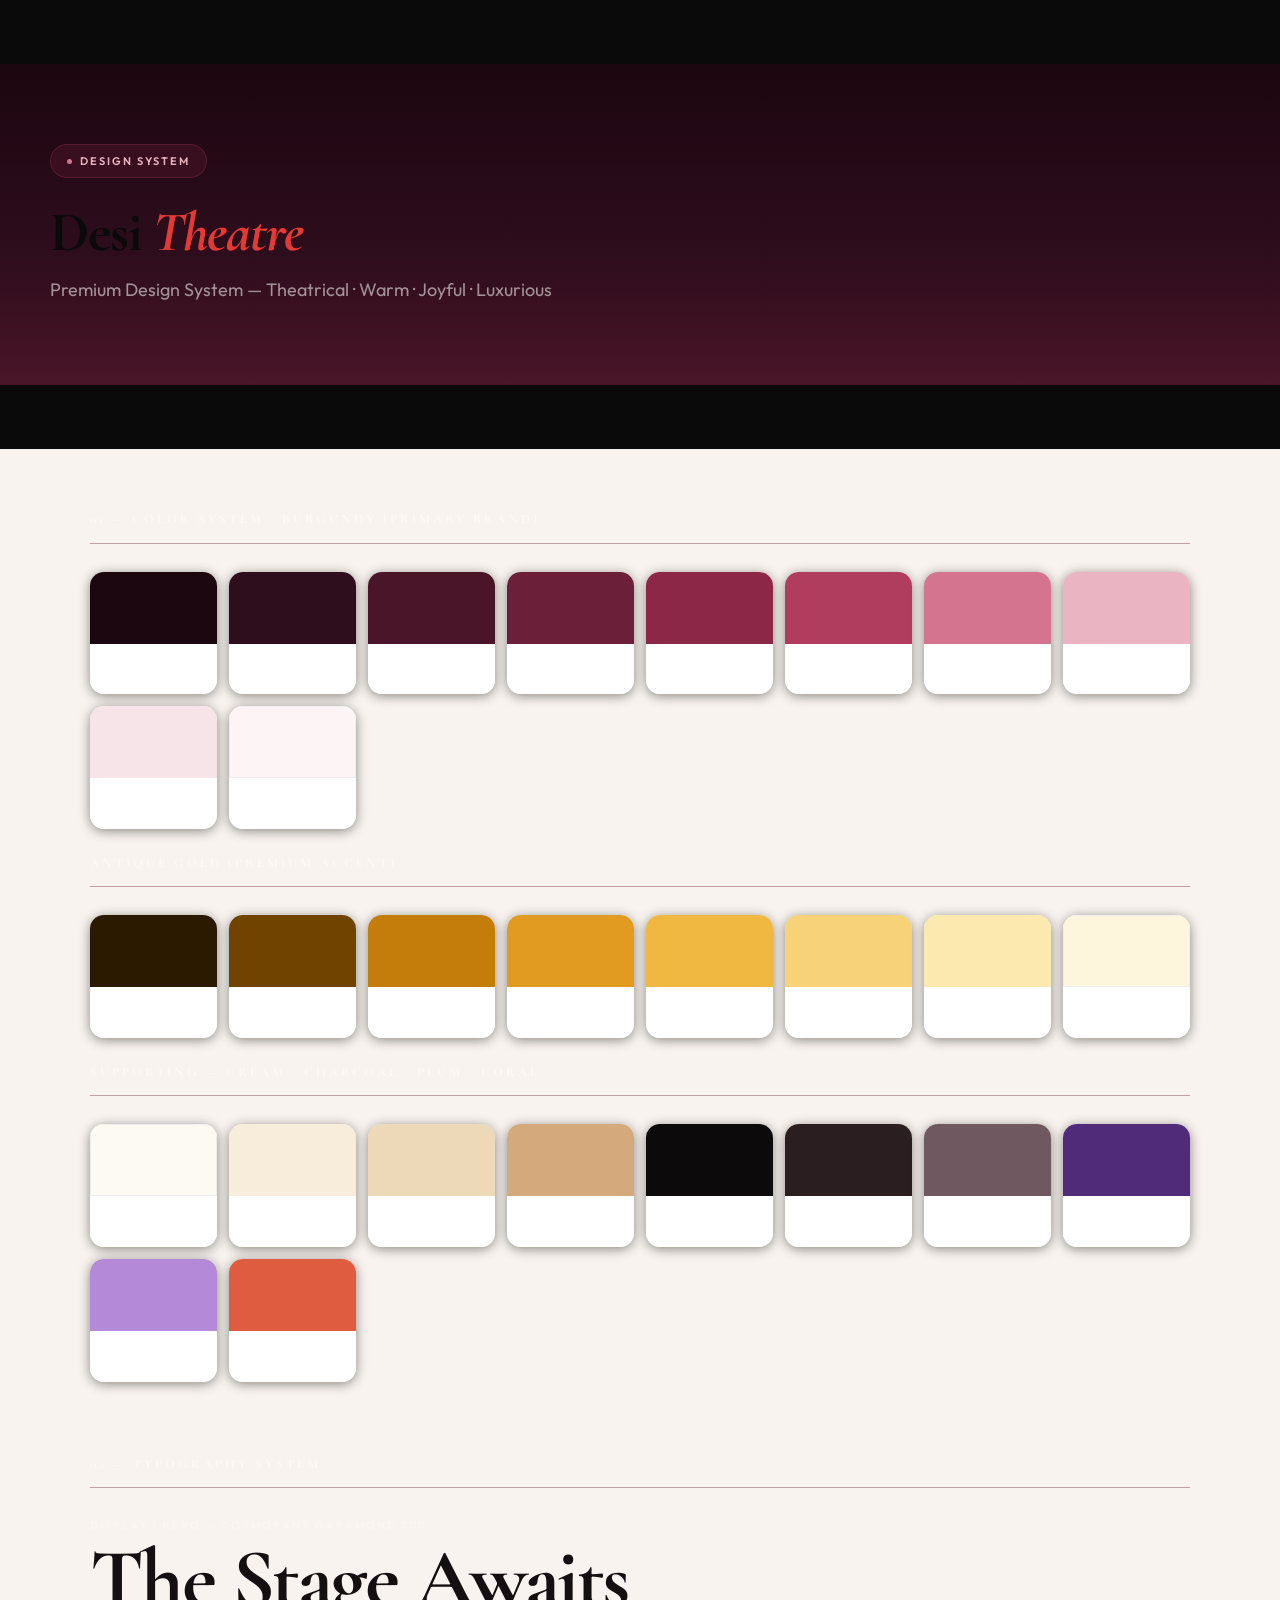
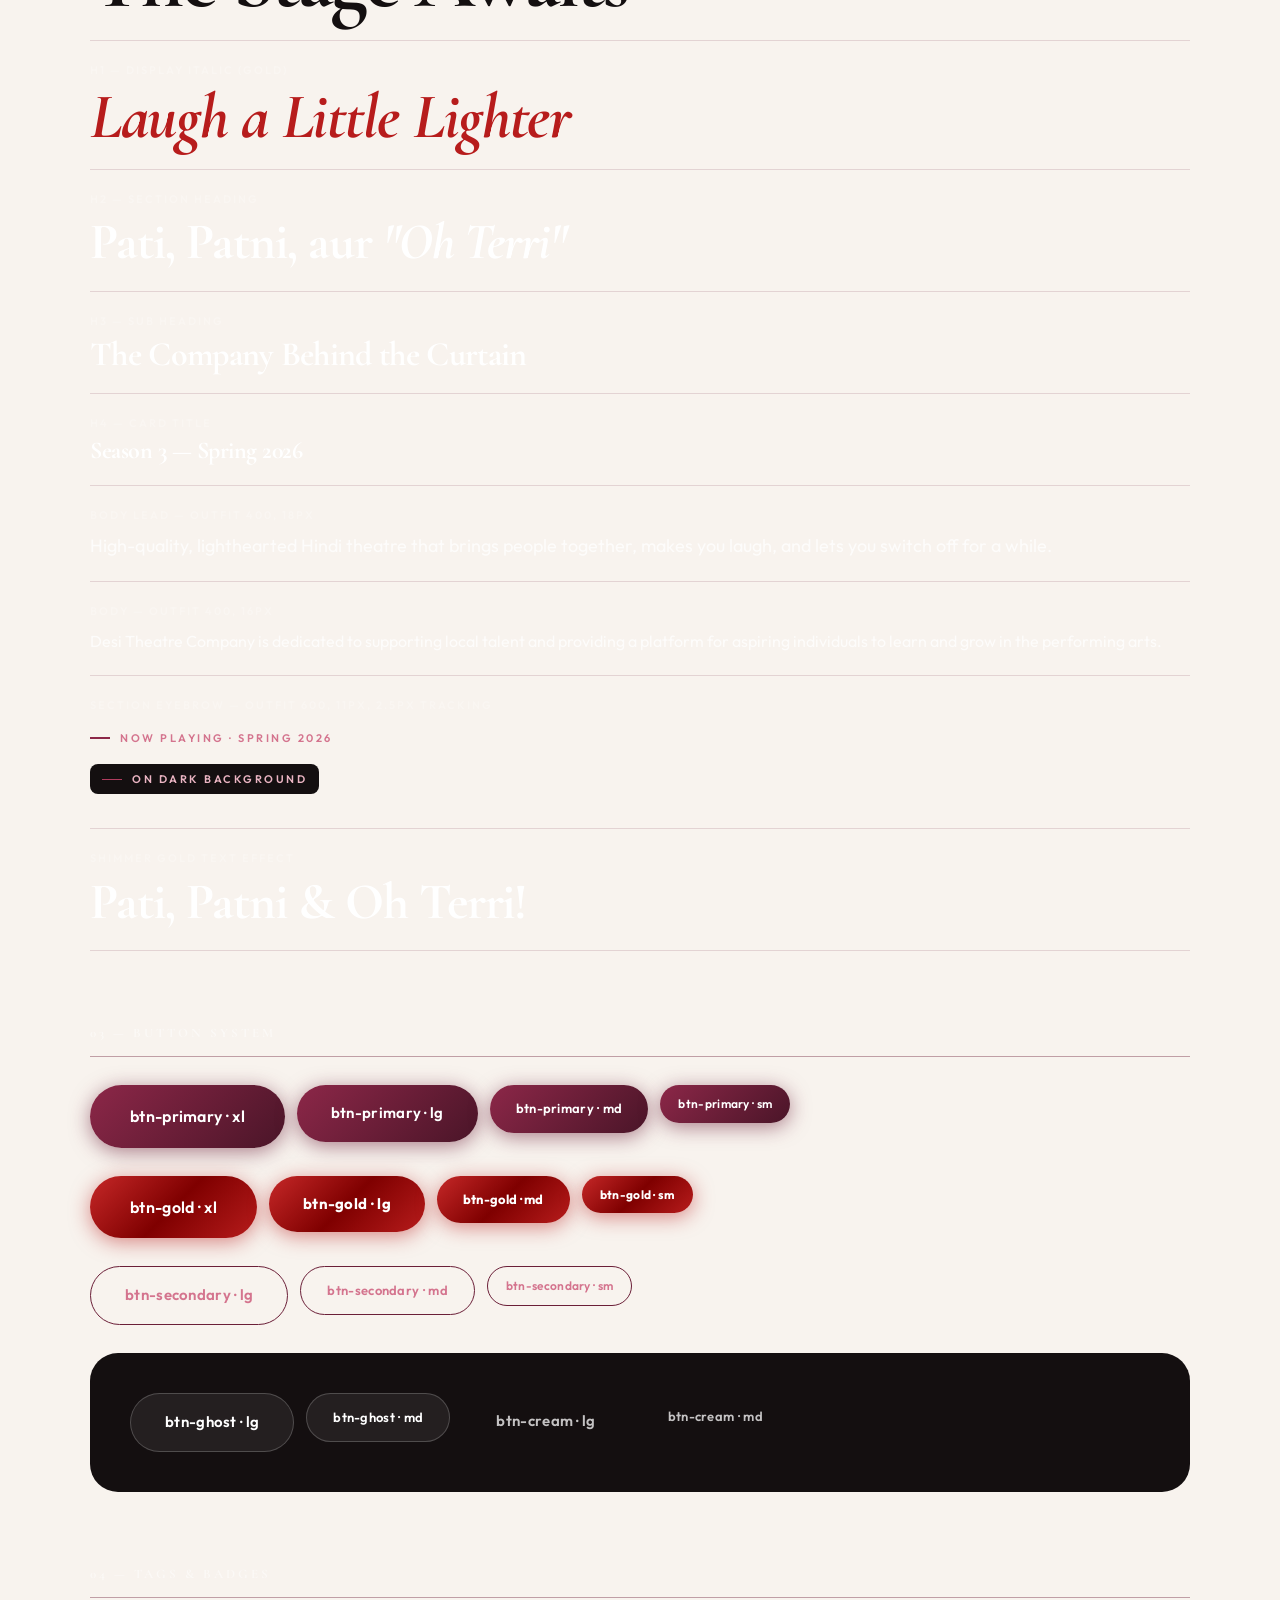
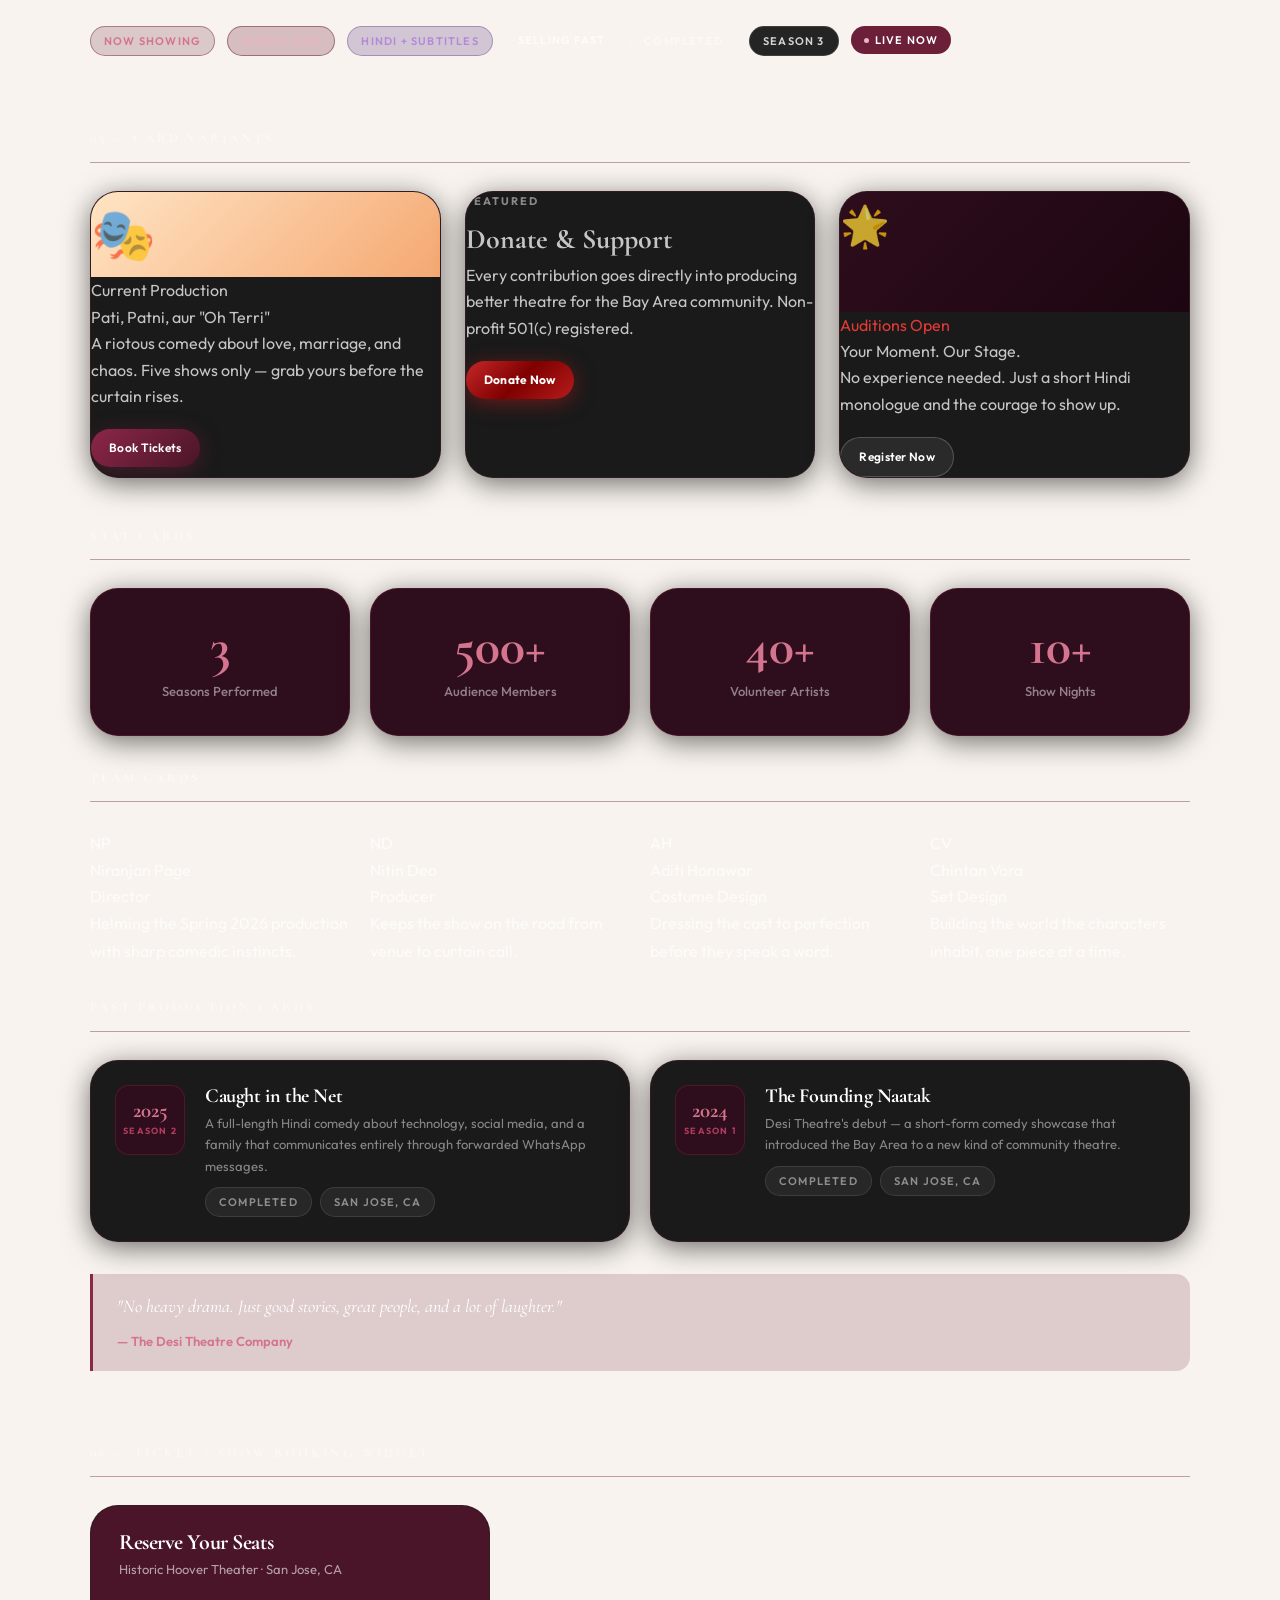
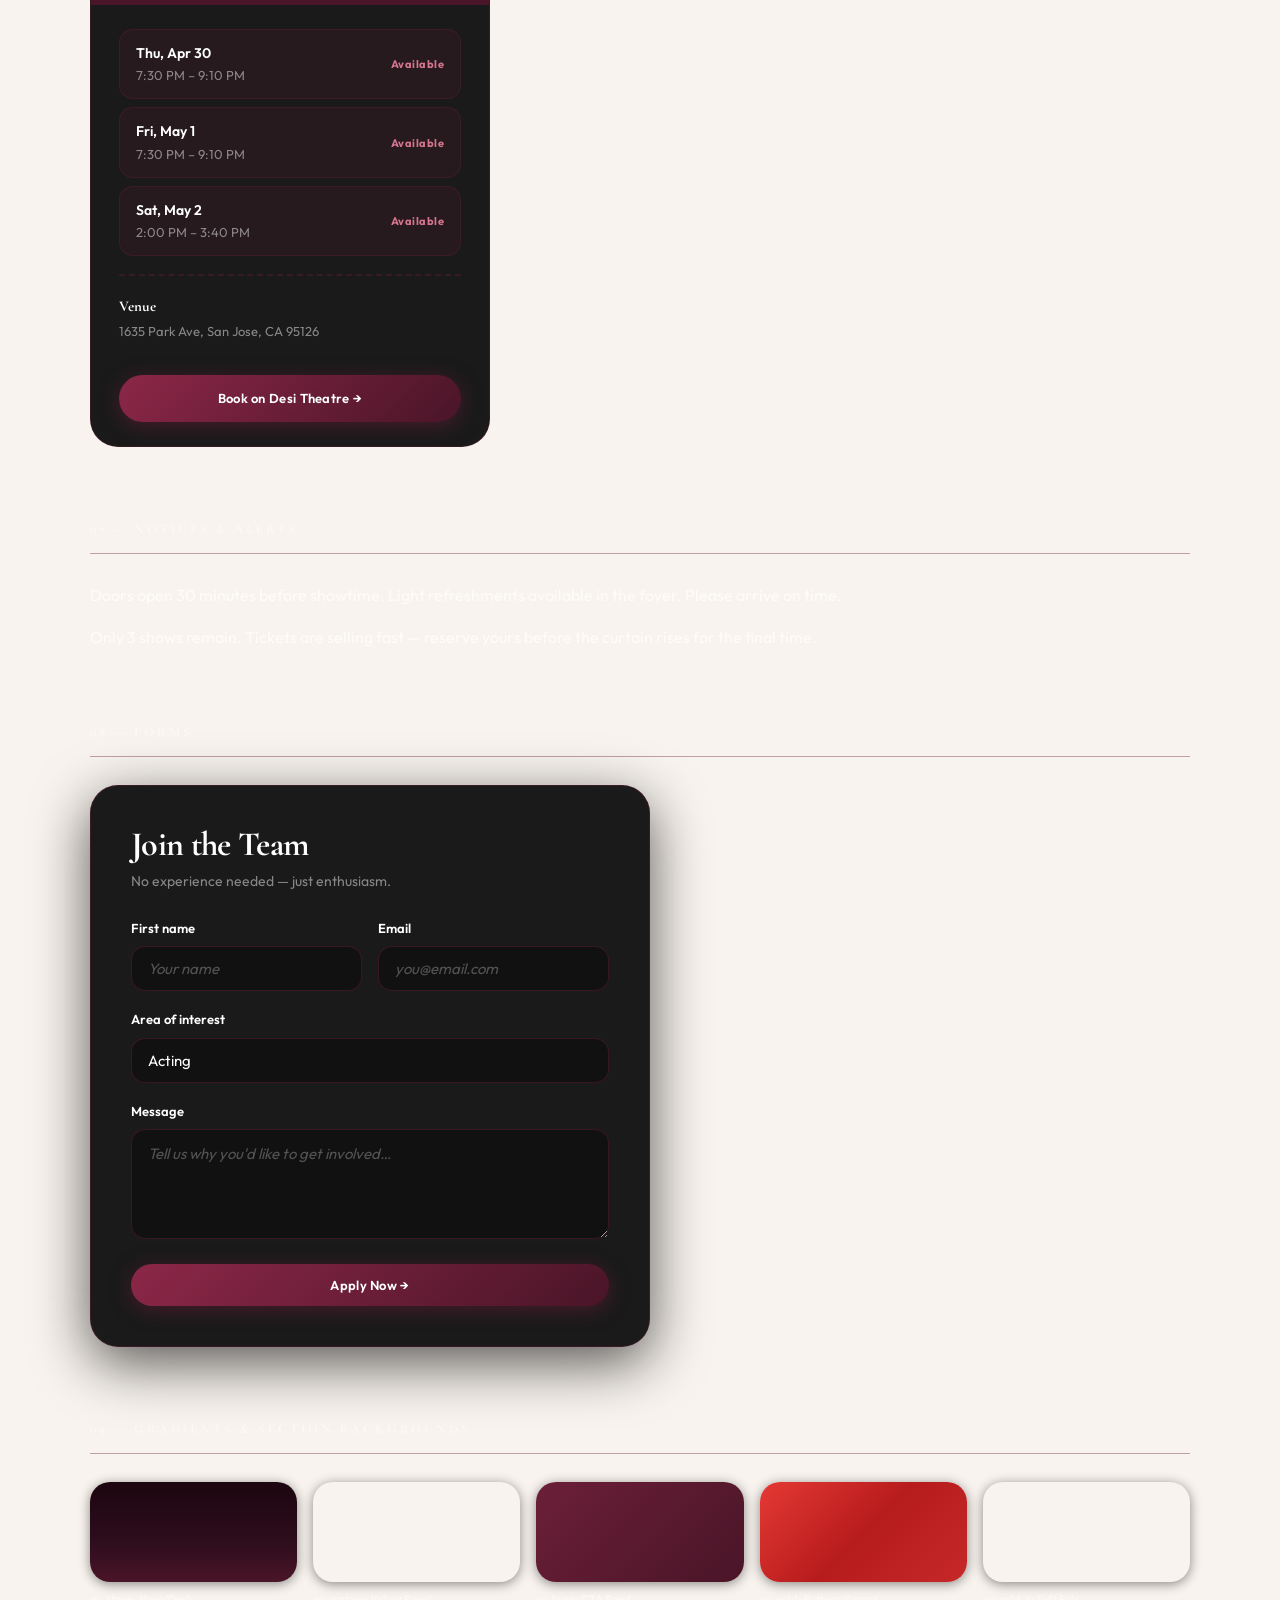
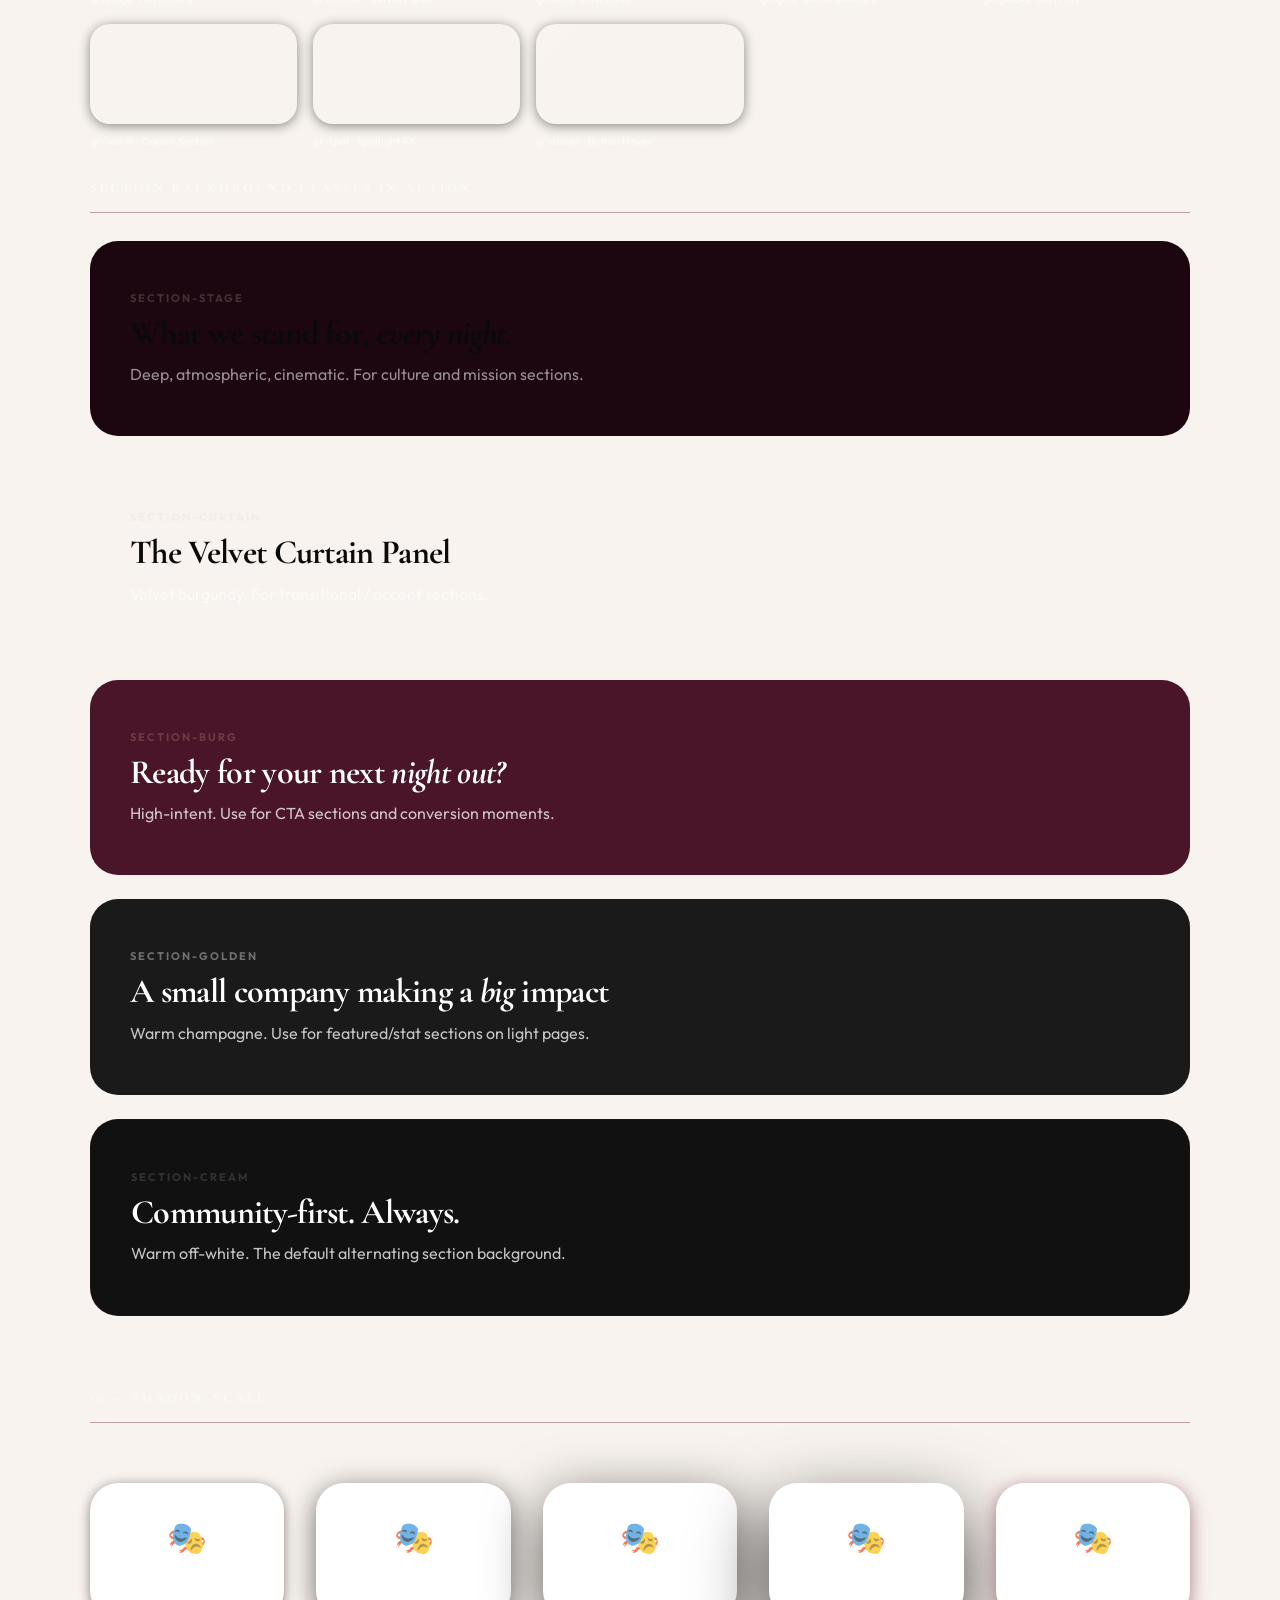
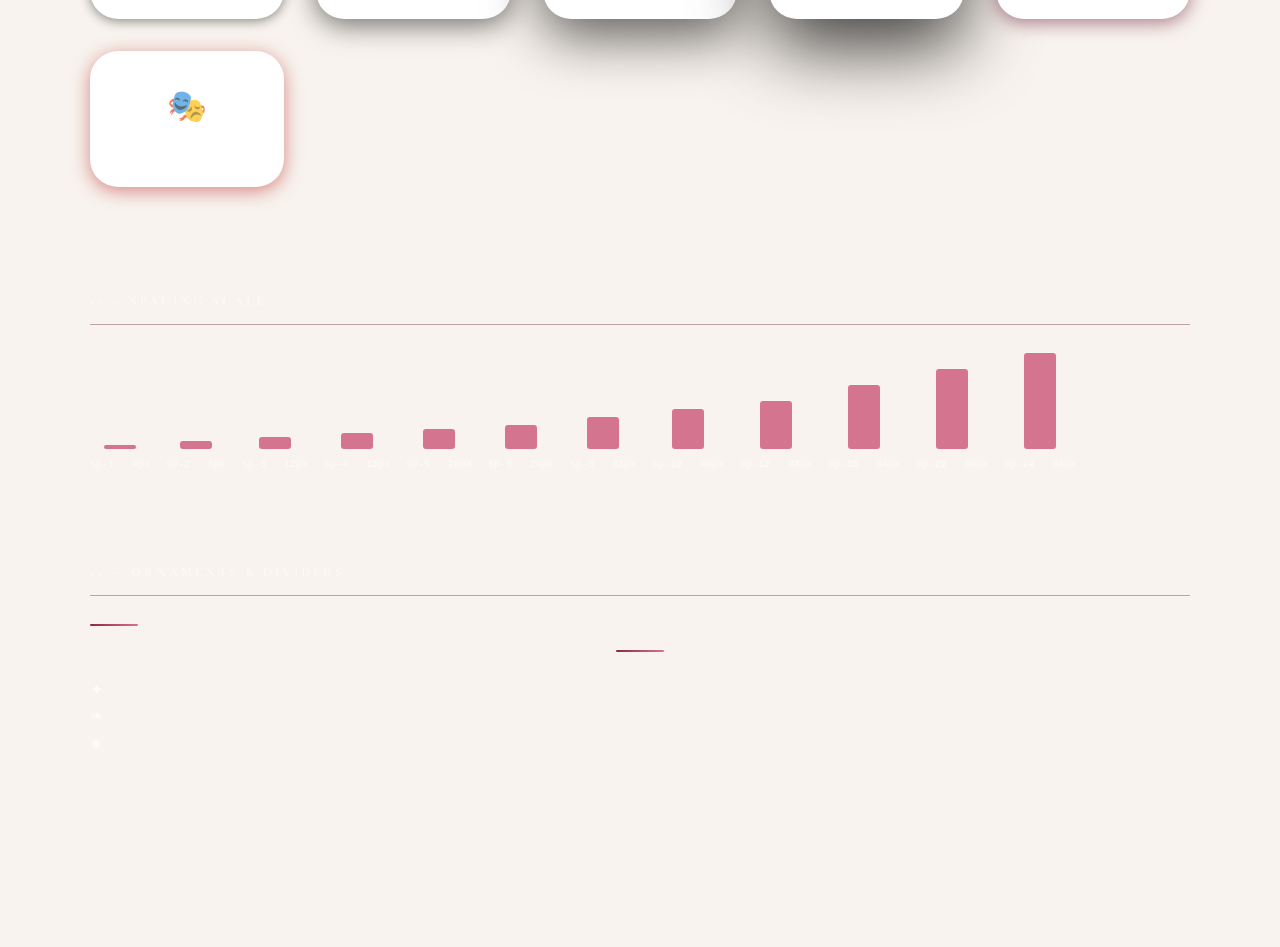
<file: design-system.html>
<!DOCTYPE html>
<html lang="en">
<head>
  <meta charset="UTF-8" />
  <meta name="viewport" content="width=device-width, initial-scale=1.0" />
  <title>Design System — Desi Theatre</title>
  <link rel="stylesheet" href="css/style.css" />
  <style>
    /* Guide-only styles */
    .ds-page { padding: 60px 0 120px; background: #F8F3EE; }
    .ds-header { background: var(--gr-stage); padding: 80px 40px; position: relative; overflow: hidden; margin-bottom: 64px; }
    .ds-header::before { content: ''; position: absolute; inset: 0; background: var(--gr-spot); }
    .ds-header-inner { max-width: 1180px; margin: 0 auto; position: relative; z-index: 1; }
    .ds-header h1 { color: var(--cream-50); font-size: 56px; margin-bottom: 10px; }
    .ds-header h1 em { color: var(--gold-300); }
    .ds-header p { color: var(--txt-on-dark-m); font-size: 18px; }
    .ds-section { max-width: 1180px; margin: 0 auto 72px; padding: 0 40px; }
    .ds-section-title { font-family: var(--ff-display); font-size: 13px; font-weight: 700; letter-spacing: 3px; text-transform: uppercase; color: var(--txt-muted); margin-bottom: 28px; padding-bottom: 12px; border-bottom: 0.5px solid var(--bdr-med); }
    .swatch-row { display: grid; grid-template-columns: repeat(auto-fill, minmax(120px, 1fr)); gap: 12px; }
    .swatch { border-radius: var(--r-md); overflow: hidden; box-shadow: var(--sh-sm); }
    .swatch-color { height: 72px; }
    .swatch-info { background: white; padding: 8px 10px; }
    .swatch-name { font-size: 11px; font-weight: 600; color: var(--txt-head); }
    .swatch-val  { font-size: 10px; color: var(--txt-muted); font-family: monospace; }
    .type-row { margin-bottom: 20px; padding-bottom: 20px; border-bottom: 0.5px solid var(--bdr-hair); }
    .type-label { font-size: 11px; font-weight: 600; letter-spacing: 2px; text-transform: uppercase; color: var(--txt-subtle); margin-bottom: 6px; }
    .demo-row { display: flex; gap: 12px; flex-wrap: wrap; align-items: flex-start; margin-bottom: 28px; }
    .demo-dark { background: var(--coal-900); border-radius: var(--r-xl); padding: 40px; }
    .component-row { display: grid; grid-template-columns: repeat(auto-fill, minmax(320px, 1fr)); gap: 24px; margin-bottom: 28px; }
    .bg-swatch { border-radius: var(--r-lg); padding: 28px 24px; border: 0.5px solid var(--bdr-soft); box-shadow: var(--sh-sm); }
    .bg-swatch-label { font-size: 11px; font-weight: 700; letter-spacing: 2px; text-transform: uppercase; opacity: 0.5; margin-bottom: 8px; }
    .gradient-swatch { border-radius: var(--r-lg); height: 100px; box-shadow: var(--sh-sm); margin-bottom: 8px; }
    .gradient-label { font-size: 11px; font-weight: 600; color: var(--txt-muted); }
    .gradient-grid { display: grid; grid-template-columns: repeat(auto-fill, minmax(180px, 1fr)); gap: 16px; margin-bottom: 28px; }
    .shadow-demo { border-radius: var(--r-xl); padding: 28px; background: white; text-align: center; }
    .shadow-demo p { font-size: 11px; font-weight: 700; letter-spacing: 2px; text-transform: uppercase; color: var(--txt-muted); margin-top: 8px; }
    .shadow-grid { display: grid; grid-template-columns: repeat(auto-fill, minmax(160px, 1fr)); gap: 32px; margin-bottom: 28px; padding: 32px 0; }
    .section-bg-demo { border-radius: var(--r-xl); overflow: hidden; margin-bottom: 24px; }
    .section-bg-inner { padding: 48px 40px; position: relative; }
    .spacing-row { display: flex; gap: 0; align-items: flex-end; flex-wrap: wrap; }
    .spacing-item { display: flex; flex-direction: column; align-items: center; gap: 8px; margin-right: 16px; margin-bottom: 16px; }
    .spacing-block { background: var(--burg-300); border-radius: 3px; width: 32px; }
    .spacing-val { font-size: 10px; font-weight: 600; color: var(--txt-muted); font-family: monospace; }
  </style>
</head>
<body>

  <!-- GUIDE HEADER -->
  <div class="ds-header">
    <div class="ds-header-inner">
      <div class="hero-badge fade-up delay-1">Design System</div>
      <h1 class="fade-up delay-2">Desi <em>Theatre</em></h1>
      <p class="fade-up delay-3">Premium Design System — Theatrical · Warm · Joyful · Luxurious</p>
    </div>
    <div class="hero-lights"></div>
    <div class="hero-curtain-left"></div>
    <div class="hero-curtain-right"></div>
  </div>

  <div class="ds-page">

    <!-- ── COLORS ── -->
    <div class="ds-section">
      <div class="ds-section-title">01 — Color System · Burgundy (Primary Brand)</div>
      <div class="swatch-row" style="margin-bottom:24px">
        <div class="swatch"><div class="swatch-color" style="background:#1C0610"></div><div class="swatch-info"><div class="swatch-name">burg-900</div><div class="swatch-val">#1C0610</div></div></div>
        <div class="swatch"><div class="swatch-color" style="background:#2E0D1C"></div><div class="swatch-info"><div class="swatch-name">burg-800</div><div class="swatch-val">#2E0D1C</div></div></div>
        <div class="swatch"><div class="swatch-color" style="background:#4A1528"></div><div class="swatch-info"><div class="swatch-name">burg-700</div><div class="swatch-val">#4A1528</div></div></div>
        <div class="swatch"><div class="swatch-color" style="background:#6B1F38"></div><div class="swatch-info"><div class="swatch-name">burg-600 ★</div><div class="swatch-val">#6B1F38</div></div></div>
        <div class="swatch"><div class="swatch-color" style="background:#8C2748"></div><div class="swatch-info"><div class="swatch-name">burg-500</div><div class="swatch-val">#8C2748</div></div></div>
        <div class="swatch"><div class="swatch-color" style="background:#B03C5E"></div><div class="swatch-info"><div class="swatch-name">burg-400</div><div class="swatch-val">#B03C5E</div></div></div>
        <div class="swatch"><div class="swatch-color" style="background:#D4748E"></div><div class="swatch-info"><div class="swatch-name">burg-300</div><div class="swatch-val">#D4748E</div></div></div>
        <div class="swatch"><div class="swatch-color" style="background:#EAB4C2"></div><div class="swatch-info"><div class="swatch-name">burg-200</div><div class="swatch-val">#EAB4C2</div></div></div>
        <div class="swatch"><div class="swatch-color" style="background:#F7E4E9"></div><div class="swatch-info"><div class="swatch-name">burg-100</div><div class="swatch-val">#F7E4E9</div></div></div>
        <div class="swatch"><div class="swatch-color" style="background:#FDF4F6;border:0.5px solid #eee"></div><div class="swatch-info"><div class="swatch-name">burg-50</div><div class="swatch-val">#FDF4F6</div></div></div>
      </div>

      <div class="ds-section-title">Antique Gold (Premium Accent)</div>
      <div class="swatch-row" style="margin-bottom:24px">
        <div class="swatch"><div class="swatch-color" style="background:#2C1A00"></div><div class="swatch-info"><div class="swatch-name">gold-900</div><div class="swatch-val">#2C1A00</div></div></div>
        <div class="swatch"><div class="swatch-color" style="background:#704400"></div><div class="swatch-info"><div class="swatch-name">gold-700</div><div class="swatch-val">#704400</div></div></div>
        <div class="swatch"><div class="swatch-color" style="background:#C47D0A"></div><div class="swatch-info"><div class="swatch-name">gold-500 ★</div><div class="swatch-val">#C47D0A</div></div></div>
        <div class="swatch"><div class="swatch-color" style="background:#E09B20"></div><div class="swatch-info"><div class="swatch-name">gold-400 ★</div><div class="swatch-val">#E09B20</div></div></div>
        <div class="swatch"><div class="swatch-color" style="background:#F0B840"></div><div class="swatch-info"><div class="swatch-name">gold-300</div><div class="swatch-val">#F0B840</div></div></div>
        <div class="swatch"><div class="swatch-color" style="background:#F7D278"></div><div class="swatch-info"><div class="swatch-name">gold-200</div><div class="swatch-val">#F7D278</div></div></div>
        <div class="swatch"><div class="swatch-color" style="background:#FBE9B0"></div><div class="swatch-info"><div class="swatch-name">gold-100</div><div class="swatch-val">#FBE9B0</div></div></div>
        <div class="swatch"><div class="swatch-color" style="background:#FEF6DC;border:0.5px solid #eee"></div><div class="swatch-info"><div class="swatch-name">gold-50</div><div class="swatch-val">#FEF6DC</div></div></div>
      </div>

      <div class="ds-section-title">Supporting — Cream · Charcoal · Plum · Coral</div>
      <div class="swatch-row">
        <div class="swatch"><div class="swatch-color" style="background:#FDFAF4;border:0.5px solid #eee"></div><div class="swatch-info"><div class="swatch-name">cream-50</div><div class="swatch-val">#FDFAF4</div></div></div>
        <div class="swatch"><div class="swatch-color" style="background:#F7EDDA"></div><div class="swatch-info"><div class="swatch-name">cream-100</div><div class="swatch-val">#F7EDDA</div></div></div>
        <div class="swatch"><div class="swatch-color" style="background:#EDD8B8"></div><div class="swatch-info"><div class="swatch-name">cream-200</div><div class="swatch-val">#EDD8B8</div></div></div>
        <div class="swatch"><div class="swatch-color" style="background:#D4AA7D"></div><div class="swatch-info"><div class="swatch-name">cream-400</div><div class="swatch-val">#D4AA7D</div></div></div>
        <div class="swatch"><div class="swatch-color" style="background:#0D0A0B"></div><div class="swatch-info"><div class="swatch-name">coal-950</div><div class="swatch-val">#0D0A0B</div></div></div>
        <div class="swatch"><div class="swatch-color" style="background:#2A1E21"></div><div class="swatch-info"><div class="swatch-name">coal-700</div><div class="swatch-val">#2A1E21</div></div></div>
        <div class="swatch"><div class="swatch-color" style="background:#705860"></div><div class="swatch-info"><div class="swatch-name">coal-400</div><div class="swatch-val">#705860</div></div></div>
        <div class="swatch"><div class="swatch-color" style="background:#502B7A"></div><div class="swatch-info"><div class="swatch-name">plum-600</div><div class="swatch-val">#502B7A</div></div></div>
        <div class="swatch"><div class="swatch-color" style="background:#B48AD8"></div><div class="swatch-info"><div class="swatch-name">plum-300</div><div class="swatch-val">#B48AD8</div></div></div>
        <div class="swatch"><div class="swatch-color" style="background:#E05C40"></div><div class="swatch-info"><div class="swatch-name">coral-500</div><div class="swatch-val">#E05C40</div></div></div>
      </div>
    </div>

    <!-- ── TYPOGRAPHY ── -->
    <div class="ds-section">
      <div class="ds-section-title">02 — Typography System</div>
      <div class="type-row"><div class="type-label">Display / Hero — Cormorant Garamond 700</div><div style="font-family:var(--ff-display);font-size:clamp(48px,7vw,84px);font-weight:700;color:var(--coal-900);line-height:0.95;letter-spacing:-0.03em">The Stage Awaits</div></div>
      <div class="type-row"><div class="type-label">H1 — Display Italic (Gold)</div><div style="font-family:var(--ff-display);font-size:clamp(40px,5vw,64px);font-weight:700;font-style:italic;color:var(--gold-500);line-height:1;letter-spacing:-0.02em">Laugh a Little Lighter</div></div>
      <div class="type-row"><div class="type-label">H2 — Section Heading</div><h2>Pati, Patni, aur <em class="serif-italic dark">"Oh Terri"</em></h2></div>
      <div class="type-row"><div class="type-label">H3 — Sub Heading</div><h3>The Company Behind the Curtain</h3></div>
      <div class="type-row"><div class="type-label">H4 — Card Title</div><h4>Season 3 — Spring 2026</h4></div>
      <div class="type-row"><div class="type-label">Body Lead — Outfit 400, 18px</div><p class="lead">High-quality, lighthearted Hindi theatre that brings people together, makes you laugh, and lets you switch off for a while.</p></div>
      <div class="type-row"><div class="type-label">Body — Outfit 400, 16px</div><p>Desi Theatre Company is dedicated to supporting local talent and providing a platform for aspiring individuals to learn and grow in the performing arts.</p></div>
      <div class="type-row"><div class="type-label">Section Eyebrow — Outfit 600, 11px, 2.5px tracking</div>
        <div><span class="section-eyebrow">Now Playing · Spring 2026</span><br><span class="section-eyebrow light" style="background:var(--coal-900);padding:6px 12px;border-radius:8px">On Dark Background</span></div>
      </div>
      <div class="type-row"><div class="type-label">Shimmer Gold Text Effect</div><h2 class="shimmer-gold" style="display:inline-block">Pati, Patni &amp; Oh Terri!</h2></div>
    </div>

    <!-- ── BUTTONS ── -->
    <div class="ds-section">
      <div class="ds-section-title">03 — Button System</div>
      <div class="demo-row">
        <a href="#" class="btn btn-primary btn-xl">btn-primary · xl</a>
        <a href="#" class="btn btn-primary btn-lg">btn-primary · lg</a>
        <a href="#" class="btn btn-primary">btn-primary · md</a>
        <a href="#" class="btn btn-primary btn-sm">btn-primary · sm</a>
      </div>
      <div class="demo-row">
        <a href="#" class="btn btn-gold btn-xl">btn-gold · xl</a>
        <a href="#" class="btn btn-gold btn-lg">btn-gold · lg</a>
        <a href="#" class="btn btn-gold">btn-gold · md</a>
        <a href="#" class="btn btn-gold btn-sm">btn-gold · sm</a>
      </div>
      <div class="demo-row">
        <a href="#" class="btn btn-secondary btn-lg">btn-secondary · lg</a>
        <a href="#" class="btn btn-secondary">btn-secondary · md</a>
        <a href="#" class="btn btn-secondary btn-sm">btn-secondary · sm</a>
      </div>
      <div class="demo-dark demo-row" style="gap:12px;flex-wrap:wrap;width:100%">
        <a href="#" class="btn btn-ghost btn-lg">btn-ghost · lg</a>
        <a href="#" class="btn btn-ghost">btn-ghost · md</a>
        <a href="#" class="btn btn-cream btn-lg">btn-cream · lg</a>
        <a href="#" class="btn btn-cream">btn-cream · md</a>
      </div>
    </div>

    <!-- ── TAGS ── -->
    <div class="ds-section">
      <div class="ds-section-title">04 — Tags & Badges</div>
      <div class="demo-row">
        <span class="tag tag-gold">Now Showing</span>
        <span class="tag tag-burg">Spring 2026</span>
        <span class="tag tag-plum">Hindi + Subtitles</span>
        <span class="tag tag-coral">Selling Fast</span>
        <span class="tag tag-muted">Completed</span>
        <span class="tag tag-dark">Season 3</span>
        <span class="tag tag-live">Live Now</span>
      </div>
    </div>

    <!-- ── CARDS ── -->
    <div class="ds-section">
      <div class="ds-section-title">05 — Card Variants</div>
      <div class="component-row">
        <div class="card">
          <div class="card-media" style="background:linear-gradient(135deg,#FFE4C4,#F5A872)"><span style="font-size:52px">🎭</span></div>
          <div class="card-body">
            <div class="card-eyebrow">Current Production</div>
            <div class="card-title">Pati, Patni, aur "Oh Terri"</div>
            <div class="card-text">A riotous comedy about love, marriage, and chaos. Five shows only — grab yours before the curtain rises.</div>
            <div class="demo-row" style="margin-top:20px;margin-bottom:0"><a href="#" class="btn btn-primary btn-sm">Book Tickets</a></div>
          </div>
        </div>
        <div class="card card-premium">
          <div class="card-premium-header">
            <div style="font-size:11px;font-weight:700;letter-spacing:2px;text-transform:uppercase;color:var(--gold-900);opacity:0.65;margin-bottom:6px;position:relative;z-index:1">Featured</div>
            <div style="font-family:var(--ff-display);font-size:28px;font-weight:700;color:var(--gold-900);position:relative;z-index:1">Donate &amp; Support</div>
          </div>
          <div class="card-body">
            <div class="card-text">Every contribution goes directly into producing better theatre for the Bay Area community. Non-profit 501(c) registered.</div>
            <div class="demo-row" style="margin-top:20px;margin-bottom:0"><a href="#" class="btn btn-gold btn-sm">Donate Now</a></div>
          </div>
        </div>
        <div class="card card-dark">
          <div class="card-media" style="background:linear-gradient(135deg,#2E0D1C,#1C0610);min-height:120px"><span style="font-size:40px">🌟</span></div>
          <div class="card-body">
            <div class="card-eyebrow" style="color:var(--gold-300)">Auditions Open</div>
            <div class="card-title">Your Moment. Our Stage.</div>
            <div class="card-text">No experience needed. Just a short Hindi monologue and the courage to show up.</div>
            <div style="margin-top:20px"><a href="#" class="btn btn-ghost btn-sm">Register Now</a></div>
          </div>
        </div>
      </div>

      <div class="ds-section-title" style="margin-top:48px">Stat Cards</div>
      <div style="display:grid;grid-template-columns:repeat(4,1fr);gap:20px;margin-bottom:32px">
        <div class="stat-card"><div class="stat-num">3</div><div class="stat-label">Seasons Performed</div></div>
        <div class="stat-card"><div class="stat-num">500+</div><div class="stat-label">Audience Members</div></div>
        <div class="stat-card"><div class="stat-num">40+</div><div class="stat-label">Volunteer Artists</div></div>
        <div class="stat-card"><div class="stat-num">10+</div><div class="stat-label">Show Nights</div></div>
      </div>

      <div class="ds-section-title">Team Cards</div>
      <div style="display:grid;grid-template-columns:repeat(4,1fr);gap:20px;margin-bottom:32px">
        <div class="team-card"><div class="tm-avatar">NP</div><div class="tm-name">Niranjan Page</div><div class="tm-role">Director</div><p class="tm-bio">Helming the Spring 2026 production with sharp comedic instincts.</p></div>
        <div class="team-card"><div class="tm-avatar">ND</div><div class="tm-name">Nitin Deo</div><div class="tm-role">Producer</div><p class="tm-bio">Keeps the show on the road from venue to curtain call.</p></div>
        <div class="team-card"><div class="tm-avatar">AH</div><div class="tm-name">Aditi Honawar</div><div class="tm-role">Costume Design</div><p class="tm-bio">Dressing the cast to perfection before they speak a word.</p></div>
        <div class="team-card"><div class="tm-avatar">CV</div><div class="tm-name">Chintan Vora</div><div class="tm-role">Set Design</div><p class="tm-bio">Building the world the characters inhabit, one piece at a time.</p></div>
      </div>

      <div class="ds-section-title">Past Production Cards</div>
      <div style="display:grid;grid-template-columns:1fr 1fr;gap:20px;margin-bottom:32px">
        <div class="prod-card"><div class="prod-year-badge"><div class="year">2025</div><div class="season">Season 2</div></div><div class="prod-info"><h4>Caught in the Net</h4><p>A full-length Hindi comedy about technology, social media, and a family that communicates entirely through forwarded WhatsApp messages.</p><div style="display:flex;gap:8px;margin-top:10px"><span class="tag tag-muted">Completed</span><span class="tag tag-muted">San Jose, CA</span></div></div></div>
        <div class="prod-card"><div class="prod-year-badge"><div class="year">2024</div><div class="season">Season 1</div></div><div class="prod-info"><h4>The Founding Naatak</h4><p>Desi Theatre's debut — a short-form comedy showcase that introduced the Bay Area to a new kind of community theatre.</p><div style="display:flex;gap:8px;margin-top:10px"><span class="tag tag-muted">Completed</span><span class="tag tag-muted">San Jose, CA</span></div></div></div>
      </div>

      <div class="quote-block">
        <p>"No heavy drama. Just good stories, great people, and a lot of laughter."</p>
        <cite>— The Desi Theatre Company</cite>
      </div>
    </div>

    <!-- ── TICKET BOX ── -->
    <div class="ds-section">
      <div class="ds-section-title">06 — Ticket / Show Booking Widget</div>
      <div style="max-width:400px">
        <div class="ticket-box">
          <div class="ticket-box-header">
            <h3>Reserve Your Seats</h3>
            <p>Historic Hoover Theater · San Jose, CA</p>
          </div>
          <div class="ticket-box-body">
            <div class="date-row selected"><div><div class="date-day">Thu, Apr 30</div><div class="date-time">7:30 PM – 9:10 PM</div></div><span class="date-status">Available</span></div>
            <div class="date-row"><div><div class="date-day">Fri, May 1</div><div class="date-time">7:30 PM – 9:10 PM</div></div><span class="date-status">Available</span></div>
            <div class="date-row"><div><div class="date-day">Sat, May 2</div><div class="date-time">2:00 PM – 3:40 PM</div></div><span class="date-status">Available</span></div>
            <div class="ticket-perforated"></div>
            <div class="venue-detail"><strong>Venue</strong>1635 Park Ave, San Jose, CA 95126</div>
            <a href="#" class="btn btn-primary w-full mt-8" style="justify-content:center">Book on Desi Theatre →</a>
          </div>
        </div>
      </div>
    </div>

    <!-- ── NOTICES ── -->
    <div class="ds-section">
      <div class="ds-section-title">07 — Notices & Alerts</div>
      <div class="notice mb-4">Doors open 30 minutes before showtime. Light refreshments available in the foyer. Please arrive on time.</div>
      <div class="notice notice-burg">Only 3 shows remain. Tickets are selling fast — reserve yours before the curtain rises for the final time.</div>
    </div>

    <!-- ── FORMS ── -->
    <div class="ds-section">
      <div class="ds-section-title">08 — Forms</div>
      <div style="max-width:560px">
        <div class="form-box">
          <h3 style="margin-bottom:6px">Join the Team</h3>
          <p style="font-size:14px;color:var(--txt-muted);margin-bottom:24px">No experience needed — just enthusiasm.</p>
          <div class="form-row">
            <div class="form-group"><label class="form-label">First name</label><input type="text" class="form-input" placeholder="Your name" /></div>
            <div class="form-group"><label class="form-label">Email</label><input type="email" class="form-input" placeholder="you@email.com" /></div>
          </div>
          <div class="form-group">
            <label class="form-label">Area of interest</label>
            <select class="form-select"><option>Acting</option><option>Set Design</option><option>Marketing</option><option>Not sure, but fun!</option></select>
          </div>
          <div class="form-group"><label class="form-label">Message</label><textarea class="form-textarea" placeholder="Tell us why you'd like to get involved…"></textarea></div>
          <button class="btn btn-primary w-full" style="justify-content:center">Apply Now →</button>
        </div>
      </div>
    </div>

    <!-- ── GRADIENTS ── -->
    <div class="ds-section">
      <div class="ds-section-title">09 — Gradients & Section Backgrounds</div>
      <div class="gradient-grid">
        <div><div class="gradient-swatch" style="background:var(--gr-stage)"></div><div class="gradient-label">gr-stage · Hero/Dark</div></div>
        <div><div class="gradient-swatch" style="background:var(--gr-curtain)"></div><div class="gradient-label">gr-curtain · Velvet Panel</div></div>
        <div><div class="gradient-swatch" style="background:var(--gr-burg)"></div><div class="gradient-label">gr-burg · CTA Band</div></div>
        <div><div class="gradient-swatch" style="background:var(--gr-gold)"></div><div class="gradient-label">gr-gold · Buttons/Accent</div></div>
        <div><div class="gradient-swatch" style="background:var(--gr-gold-s)"></div><div class="gradient-label">gr-gold-s · Soft Fills</div></div>
        <div><div class="gradient-swatch" style="background:var(--gr-warm)"></div><div class="gradient-label">gr-warm · Cream Section</div></div>
        <div><div class="gradient-swatch" style="background:var(--gr-spot)"></div><div class="gradient-label">gr-spot · Spotlight FX</div></div>
        <div><div class="gradient-swatch" style="background:var(--gr-sheen)"></div><div class="gradient-label">gr-sheen · Button Hover</div></div>
      </div>

      <div class="ds-section-title">Section Background Classes in Action</div>
      <div class="section-bg-demo section-stage"><div class="section-bg-inner"><div class="bg-swatch-label" style="color:rgba(237,216,184,0.4)">section-stage</div><h3 style="color:var(--cream-50)">What we stand for, <em class="serif-italic">every night.</em></h3><p style="color:var(--txt-on-dark-m);margin-top:8px">Deep, atmospheric, cinematic. For culture and mission sections.</p></div></div>
      <div class="section-bg-demo section-curtain"><div class="section-bg-inner"><div class="bg-swatch-label" style="color:rgba(237,216,184,0.4)">section-curtain</div><h3 style="color:var(--cream-50)">The Velvet Curtain Panel</h3><p style="color:var(--txt-on-dark-m);margin-top:8px">Velvet burgundy. For transitional / accent sections.</p></div></div>
      <div class="section-bg-demo section-burg"><div class="section-bg-inner"><div class="bg-swatch-label" style="color:rgba(237,216,184,0.4)">section-burg</div><h3>Ready for your next <em class="serif-italic">night out?</em></h3><p style="margin-top:8px">High-intent. Use for CTA sections and conversion moments.</p></div></div>
      <div class="section-bg-demo section-golden" style="border-radius:var(--r-xl)"><div class="section-bg-inner"><div class="bg-swatch-label" style="color:var(--gold-700)">section-golden</div><h3>A small company making a <em class="serif-italic dark">big</em> impact</h3><p style="margin-top:8px">Warm champagne. Use for featured/stat sections on light pages.</p></div></div>
      <div class="section-bg-demo section-cream" style="border-radius:var(--r-xl);border:0.5px solid var(--bdr-hair)"><div class="section-bg-inner"><div class="bg-swatch-label" style="color:var(--txt-subtle)">section-cream</div><h3>Community-first. Always.</h3><p style="margin-top:8px">Warm off-white. The default alternating section background.</p></div></div>
    </div>

    <!-- ── SHADOWS ── -->
    <div class="ds-section">
      <div class="ds-section-title">10 — Shadow Scale</div>
      <div class="shadow-grid">
        <div class="shadow-demo" style="box-shadow:var(--sh-sm)"><span style="font-size:32px">🎭</span><p>sh-sm</p></div>
        <div class="shadow-demo" style="box-shadow:var(--sh-md)"><span style="font-size:32px">🎭</span><p>sh-md</p></div>
        <div class="shadow-demo" style="box-shadow:var(--sh-lg)"><span style="font-size:32px">🎭</span><p>sh-lg</p></div>
        <div class="shadow-demo" style="box-shadow:var(--sh-xl)"><span style="font-size:32px">🎭</span><p>sh-xl</p></div>
        <div class="shadow-demo" style="box-shadow:var(--sh-btn-b)"><span style="font-size:32px">🎭</span><p>sh-btn-b</p></div>
        <div class="shadow-demo" style="box-shadow:var(--sh-btn-g)"><span style="font-size:32px">🎭</span><p>sh-btn-g</p></div>
      </div>
    </div>

    <!-- ── SPACING ── -->
    <div class="ds-section">
      <div class="ds-section-title">11 — Spacing Scale</div>
      <div class="spacing-row">
        <div class="spacing-item"><div class="spacing-block" style="height:4px"></div><div class="spacing-val">sp-1 · 4px</div></div>
        <div class="spacing-item"><div class="spacing-block" style="height:8px"></div><div class="spacing-val">sp-2 · 8px</div></div>
        <div class="spacing-item"><div class="spacing-block" style="height:12px"></div><div class="spacing-val">sp-3 · 12px</div></div>
        <div class="spacing-item"><div class="spacing-block" style="height:16px"></div><div class="spacing-val">sp-4 · 16px</div></div>
        <div class="spacing-item"><div class="spacing-block" style="height:20px"></div><div class="spacing-val">sp-5 · 20px</div></div>
        <div class="spacing-item"><div class="spacing-block" style="height:24px"></div><div class="spacing-val">sp-6 · 24px</div></div>
        <div class="spacing-item"><div class="spacing-block" style="height:32px"></div><div class="spacing-val">sp-8 · 32px</div></div>
        <div class="spacing-item"><div class="spacing-block" style="height:40px"></div><div class="spacing-val">sp-10 · 40px</div></div>
        <div class="spacing-item"><div class="spacing-block" style="height:48px"></div><div class="spacing-val">sp-12 · 48px</div></div>
        <div class="spacing-item"><div class="spacing-block" style="height:64px"></div><div class="spacing-val">sp-16 · 64px</div></div>
        <div class="spacing-item"><div class="spacing-block" style="height:80px"></div><div class="spacing-val">sp-20 · 80px</div></div>
        <div class="spacing-item"><div class="spacing-block" style="height:96px"></div><div class="spacing-val">sp-24 · 96px</div></div>
      </div>
    </div>

    <!-- ── ORNAMENTS ── -->
    <div class="ds-section">
      <div class="ds-section-title">12 — Ornaments & Dividers</div>
      <div class="gold-rule" style="margin-bottom:24px"></div>
      <div class="gold-rule center" style="margin-bottom:24px"></div>
      <div class="ornament-divider"><span>✦</span></div>
      <div class="ornament-divider"><span>❧</span></div>
      <div class="ornament-divider"><span>◈</span></div>
    </div>

  </div><!-- end ds-page -->

  <script src="css/shared.js"></script>
</body>
</html>
</file>
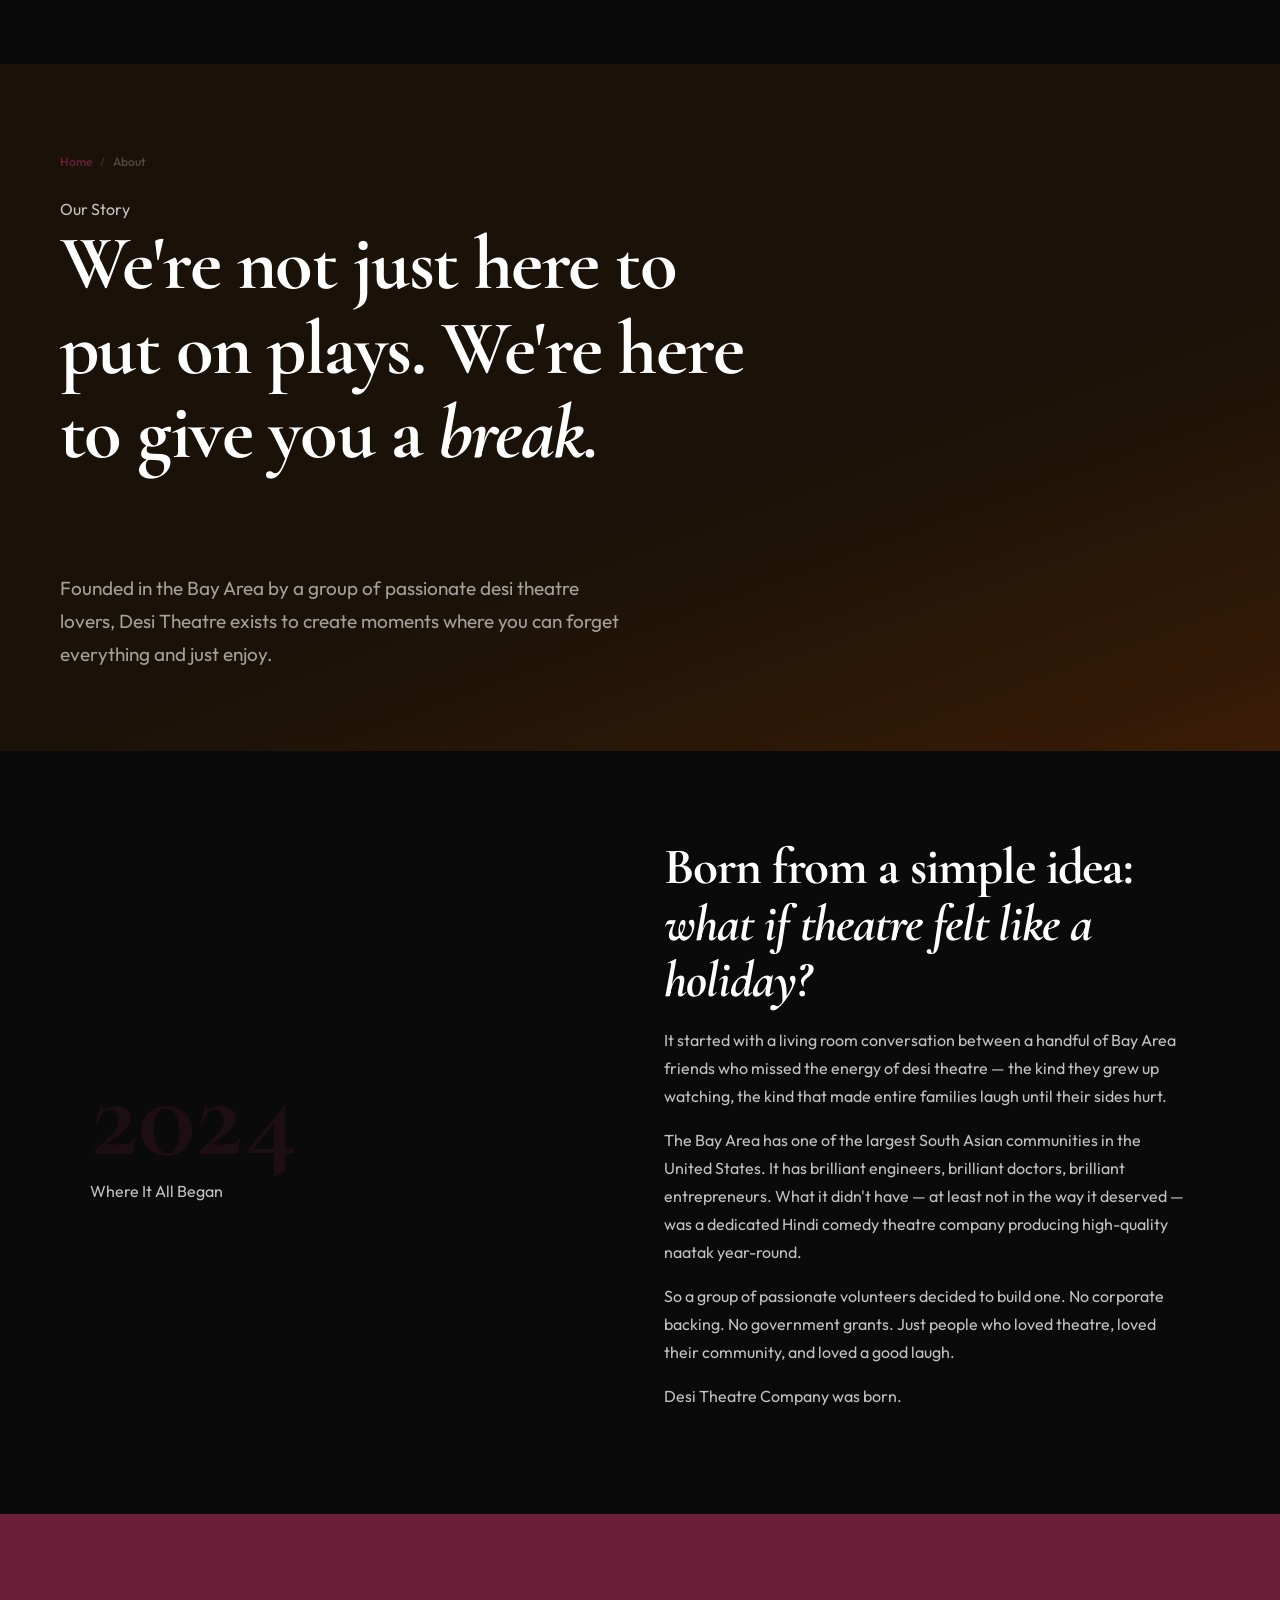
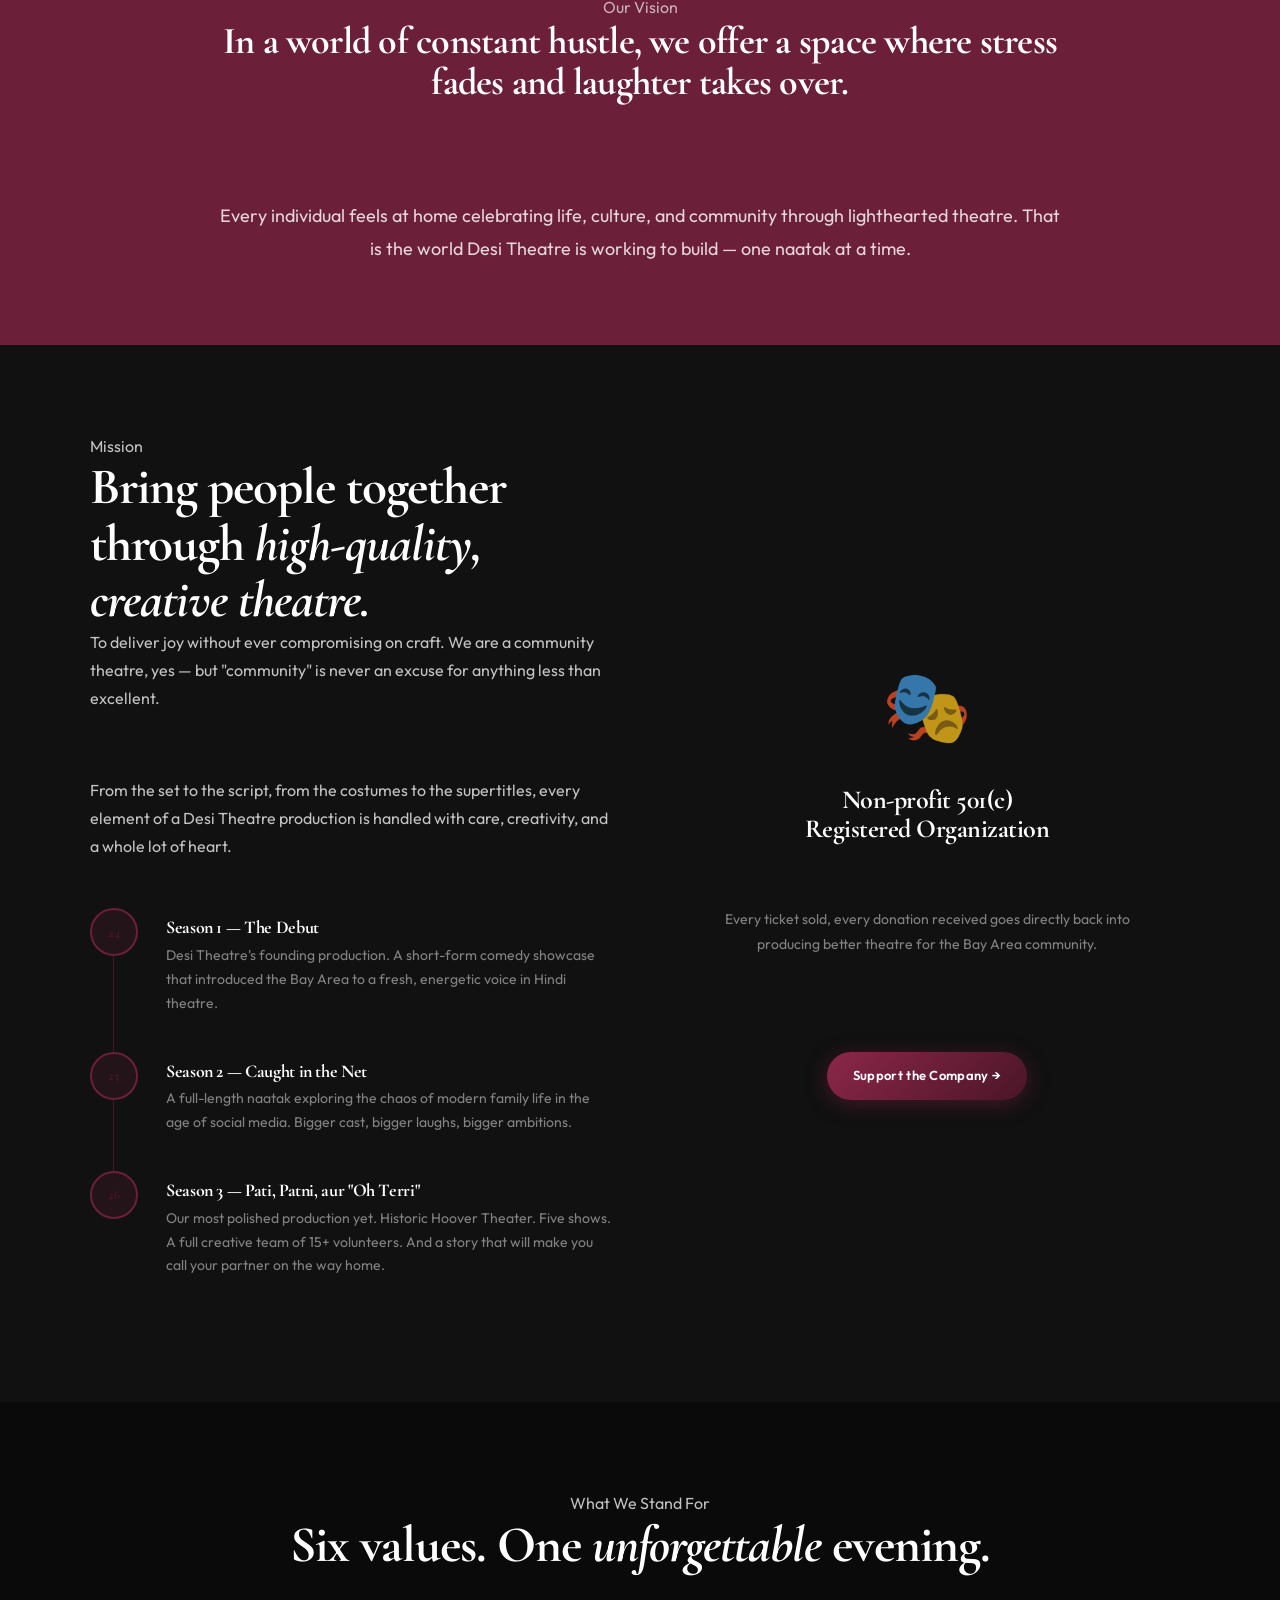
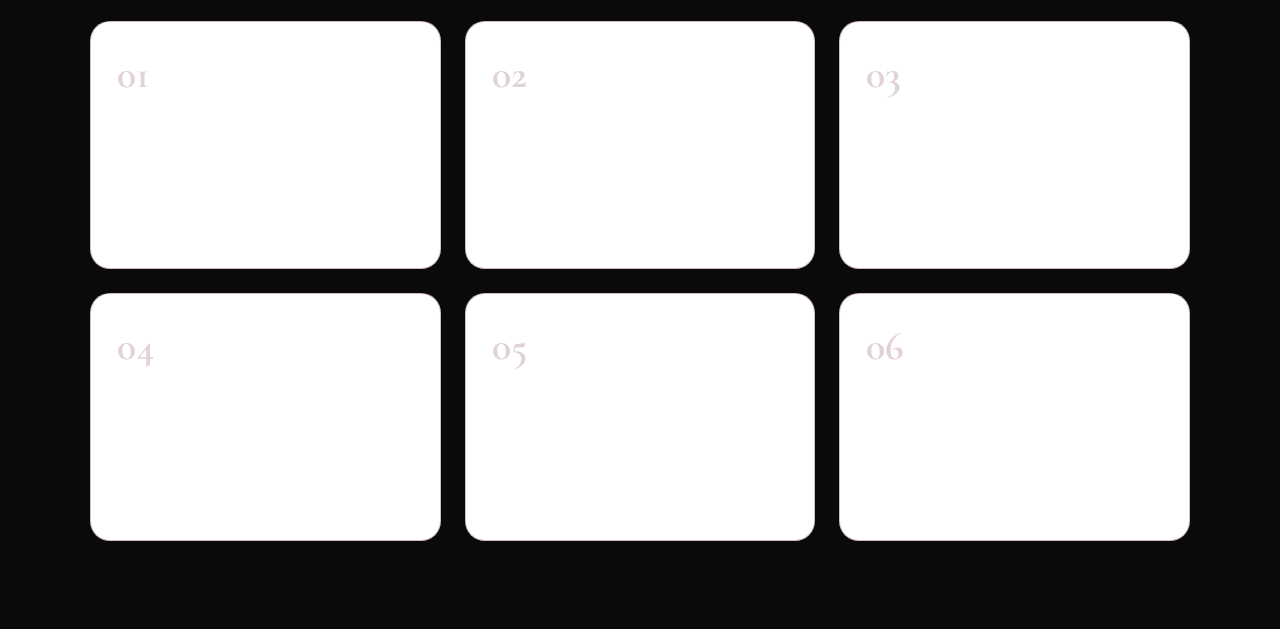
<file: pages/about.html>
<!DOCTYPE html>
<html lang="en">
<head>
  <meta charset="UTF-8" />
  <meta name="viewport" content="width=device-width, initial-scale=1.0" />
  <title>About — Desi Theatre</title>
  <meta name="description" content="Learn about Desi Theatre — Bay Area's Hindi comedy community theatre. Our story, vision, mission, and the culture we're building." />
  <link rel="stylesheet" href="../css/style.css" />
  <style>
    .about-hero { background: linear-gradient(160deg, #1A1208 60%, #3A1C06 100%); padding: 88px 40px 80px; }
    .about-hero-inner { max-width: 1160px; margin: 0 auto; }
    .about-hero h1 { color: var(--white); max-width: 700px; margin-bottom: 20px; }
    .about-hero p { color: rgba(255,255,255,0.60); font-size: 19px; max-width: 560px; line-height: 1.75; }

    .origin-section { }
    .origin-num { font-family: var(--serif); font-size: 120px; font-weight: 900; color: var(--saffron-light); line-height: 0.9; margin-bottom: 8px; }
    .origin-text h2 { margin-bottom: 18px; }
    .origin-text p { margin-bottom: 16px; font-size: 16px; }

    .values-grid { display: grid; grid-template-columns: repeat(3, 1fr); gap: 24px; margin-top: 48px; }
    .value-card { background: var(--white); border: 0.5px solid var(--border); border-radius: var(--radius-lg); padding: 32px 26px; }
    .value-num { font-family: var(--serif); font-size: 40px; font-weight: 900; color: var(--saffron-light); line-height: 1; margin-bottom: 12px; }
    .value-card h3 { font-size: 20px; margin-bottom: 10px; color: var(--ink); }
    .value-card p { font-size: 14px; line-height: 1.75; }

    .vision-band { background: var(--saffron); padding: 80px 40px; }
    .vision-band-inner { max-width: 840px; margin: 0 auto; text-align: center; }
    .vision-band h2 { color: var(--white); font-size: 38px; margin-bottom: 20px; }
    .vision-band p { color: rgba(255,255,255,0.82); font-size: 18px; line-height: 1.8; }

    .mission-grid { display: grid; grid-template-columns: 1fr 1fr; gap: 48px; align-items: center; }
    .mission-visual { background: var(--cream-dark); border-radius: var(--radius-xl); padding: 56px 40px; text-align: center; }
    .mission-icon { font-size: 72px; margin-bottom: 20px; display: block; }
    .mission-visual h3 { font-family: var(--serif); font-size: 26px; color: var(--ink); }

    .timeline { margin-top: 48px; }
    .timeline-item { display: flex; gap: 28px; margin-bottom: 36px; position: relative; }
    .timeline-item::before { content: ''; position: absolute; left: 23px; top: 48px; bottom: -36px; width: 1px; background: var(--border-strong); }
    .timeline-item:last-child::before { display: none; }
    .timeline-dot { width: 48px; height: 48px; border-radius: 50%; background: var(--saffron-light); display: flex; align-items: center; justify-content: center; font-family: var(--serif); font-size: 14px; font-weight: 900; color: var(--saffron-dark); flex-shrink: 0; border: 2px solid var(--saffron); }
    .timeline-content h4 { font-size: 18px; color: var(--ink); margin-bottom: 6px; padding-top: 10px; }
    .timeline-content p { font-size: 14px; color: var(--muted); line-height: 1.7; }

    @media (max-width: 768px) {
      .values-grid { grid-template-columns: 1fr; }
      .mission-grid { grid-template-columns: 1fr; }
    }
  </style>
</head>
<body>
  <script src="../css/shared.js"></script>

  <!-- HERO -->
  <section class="about-hero">
    <div class="about-hero-inner">
      <div class="breadcrumb" style="color: rgba(255,255,255,0.35);">
        <a href="../index.html" style="color: var(--saffron);">Home</a>
        <span>/</span>
        <span style="color: rgba(255,255,255,0.6);">About</span>
      </div>
      <span class="section-label">Our Story</span>
      <h1>We're not just here to put on plays. We're here to give you a <em class="serif-italic">break.</em></h1>
      <p class="mt-24">Founded in the Bay Area by a group of passionate desi theatre lovers, Desi Theatre exists to create moments where you can forget everything and just enjoy.</p>
    </div>
  </section>

  <!-- ORIGIN -->
  <section class="section">
    <div class="container">
      <div class="grid-2">
        <div>
          <div class="origin-num">2024</div>
          <span class="section-label">Where It All Began</span>
        </div>
        <div class="origin-text">
          <h2>Born from a simple idea: <em class="serif-italic">what if theatre felt like a holiday?</em></h2>
          <p>It started with a living room conversation between a handful of Bay Area friends who missed the energy of desi theatre — the kind they grew up watching, the kind that made entire families laugh until their sides hurt.</p>
          <p>The Bay Area has one of the largest South Asian communities in the United States. It has brilliant engineers, brilliant doctors, brilliant entrepreneurs. What it didn't have — at least not in the way it deserved — was a dedicated Hindi comedy theatre company producing high-quality naatak year-round.</p>
          <p>So a group of passionate volunteers decided to build one. No corporate backing. No government grants. Just people who loved theatre, loved their community, and loved a good laugh.</p>
          <p>Desi Theatre Company was born.</p>
        </div>
      </div>
    </div>
  </section>

  <!-- VISION BAND -->
  <section class="vision-band">
    <div class="vision-band-inner">
      <span class="section-label" style="color: rgba(255,255,255,0.65);">Our Vision</span>
      <h2>In a world of constant hustle, we offer a space where stress fades and laughter takes over.</h2>
      <p class="mt-24">Every individual feels at home celebrating life, culture, and community through lighthearted theatre. That is the world Desi Theatre is working to build — one naatak at a time.</p>
    </div>
  </section>

  <!-- MISSION + TIMELINE -->
  <section class="section" style="background: var(--cream-dark);">
    <div class="container">
      <div class="mission-grid">
        <div>
          <span class="section-label">Mission</span>
          <h2>Bring people together through <em class="serif-italic">high-quality, creative theatre.</em></h2>
          <div class="divider"></div>
          <p>To deliver joy without ever compromising on craft. We are a community theatre, yes — but "community" is never an excuse for anything less than excellent.</p>
          <p class="mt-16">From the set to the script, from the costumes to the supertitles, every element of a Desi Theatre production is handled with care, creativity, and a whole lot of heart.</p>

          <div class="timeline mt-48">
            <div class="timeline-item">
              <div class="timeline-dot">24</div>
              <div class="timeline-content">
                <h4>Season 1 — The Debut</h4>
                <p>Desi Theatre's founding production. A short-form comedy showcase that introduced the Bay Area to a fresh, energetic voice in Hindi theatre.</p>
              </div>
            </div>
            <div class="timeline-item">
              <div class="timeline-dot">25</div>
              <div class="timeline-content">
                <h4>Season 2 — Caught in the Net</h4>
                <p>A full-length naatak exploring the chaos of modern family life in the age of social media. Bigger cast, bigger laughs, bigger ambitions.</p>
              </div>
            </div>
            <div class="timeline-item">
              <div class="timeline-dot">26</div>
              <div class="timeline-content">
                <h4>Season 3 — Pati, Patni, aur "Oh Terri"</h4>
                <p>Our most polished production yet. Historic Hoover Theater. Five shows. A full creative team of 15+ volunteers. And a story that will make you call your partner on the way home.</p>
              </div>
            </div>
          </div>
        </div>
        <div class="mission-visual">
          <span class="mission-icon">🎭</span>
          <h3>Non-profit 501(c)<br>Registered Organization</h3>
          <p class="mt-16" style="font-size: 14px; color: var(--muted);">Every ticket sold, every donation received goes directly back into producing better theatre for the Bay Area community.</p>
          <a href="https://www.zeffy.com/donation-form/48fbff1d-6cfd-417b-a36d-4b484be8253f" target="_blank" class="btn btn-primary mt-24">Support the Company &rarr;</a>
        </div>
      </div>
    </div>
  </section>

  <!-- VALUES -->
  <section class="section">
    <div class="container">
      <div class="text-center">
        <span class="section-label">What We Stand For</span>
        <h2>Six values. One <em class="serif-italic">unforgettable</em> evening.</h2>
      </div>
      <div class="values-grid">
        <div class="value-card">
          <div class="value-num">01</div>
          <h3>Comedy</h3>
          <p>Comedy is at the heart of everything. We strive to create fun content for the Hindi-speaking audience — sometimes meaningful, sometimes meaningless. Always funny.</p>
        </div>
        <div class="value-card">
          <div class="value-num">02</div>
          <h3>Community</h3>
          <p>Promoting cultural diversity, integrity, and harmony in the Bay Area desi community. Theatre as a meeting point. A shared laugh as a shared identity.</p>
        </div>
        <div class="value-card">
          <div class="value-num">03</div>
          <h3>Welcome</h3>
          <p>Non-judgmental. Respectful. Focused on fun and food. Desi Theatre strives to be a space where everyone — from first-timers to veterans — feels at home.</p>
        </div>
        <div class="value-card">
          <div class="value-num">04</div>
          <h3>Inclusion</h3>
          <p>An inclusive, neutral, and joyful culture across all production aspects. English supertitles ensure the story reaches everyone in the room, regardless of background.</p>
        </div>
        <div class="value-card">
          <div class="value-num">05</div>
          <h3>Vibrancy</h3>
          <p>We seek vibrant, enthusiastic, and diverse volunteers. Energy is contagious — and the best performances come from people who genuinely want to be on that stage.</p>
        </div>
        <div class="value-card">
          <div class="value-num">06</div>
          <h3>Empowerment</h3>
          <p>Desi Theatre passionately champions women empowerment — onstage, backstage, and in every leadership role within the company. The spotlight belongs to everyone.</p>
        </div>
      </div>
    </div>
  </section>

</body>
</html>
</file>
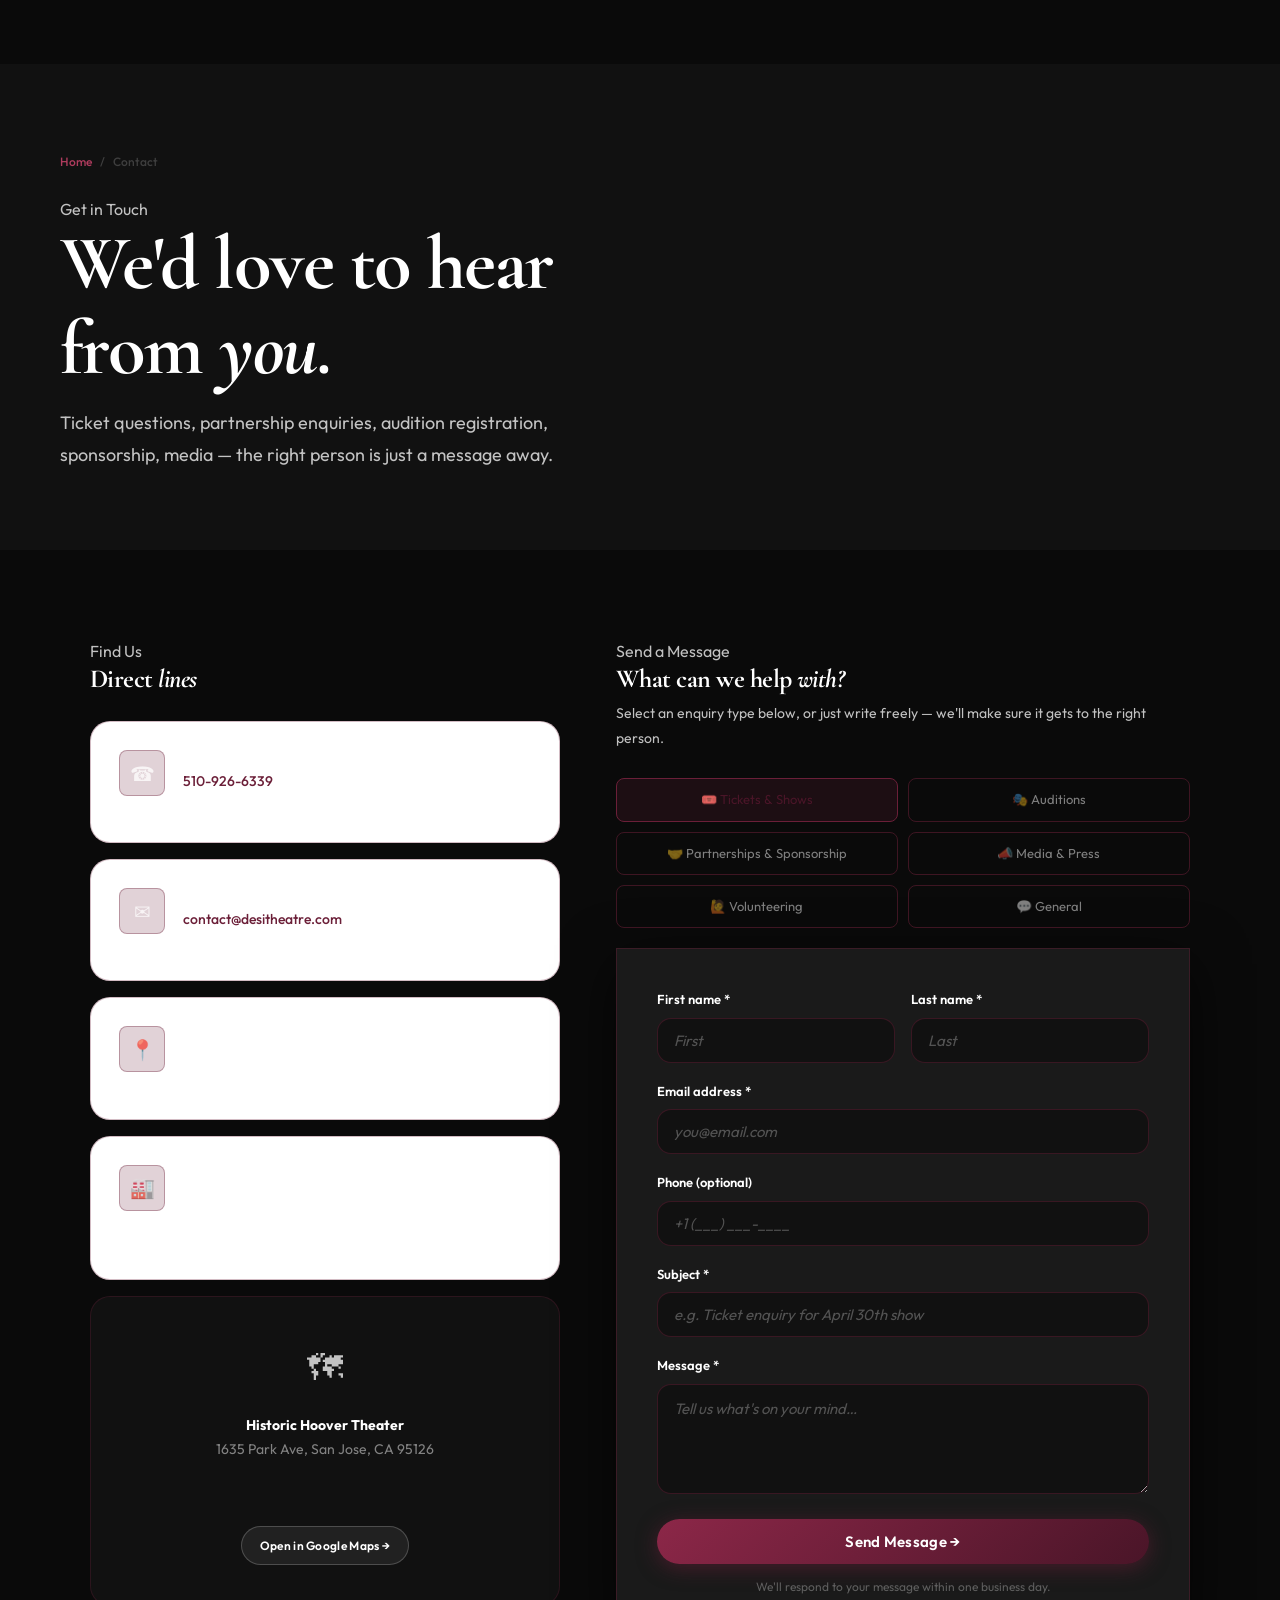
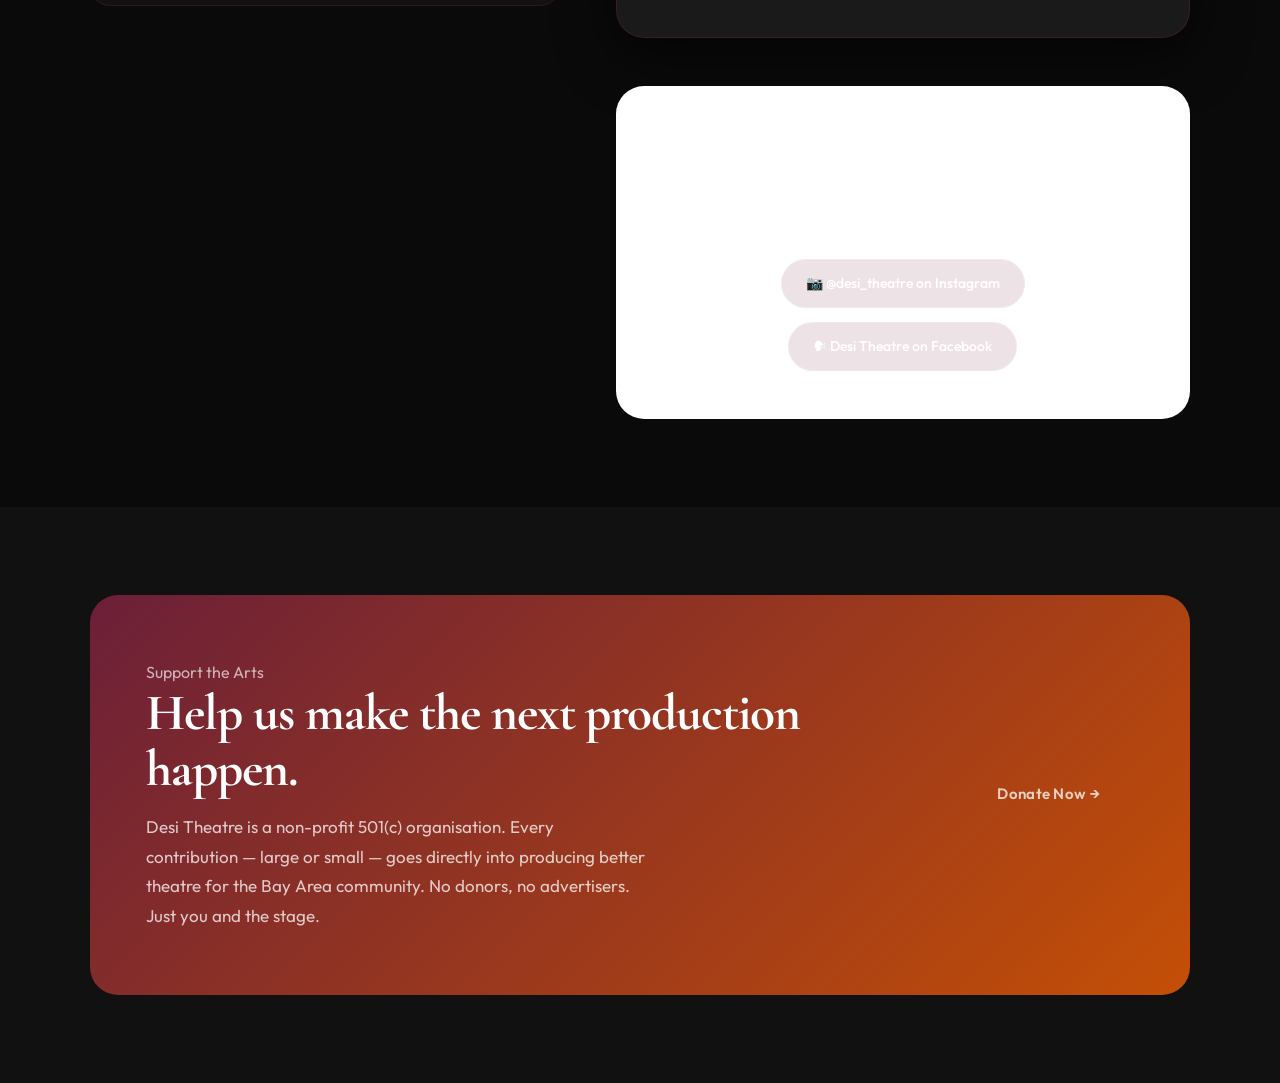
<file: pages/contact.html>
<!DOCTYPE html>
<html lang="en">
<head>
  <meta charset="UTF-8" />
  <meta name="viewport" content="width=device-width, initial-scale=1.0" />
  <title>Contact — Desi Theatre</title>
  <meta name="description" content="Get in touch with Desi Theatre — for ticket enquiries, partnerships, sponsorship, media, or to register for auditions." />
  <link rel="stylesheet" href="../css/style.css" />
  <style>
    .contact-hero { background: var(--cream-dark); padding: 88px 40px 80px; }
    .contact-hero-inner { max-width: 1160px; margin: 0 auto; }
    .contact-hero h1 { margin-bottom: 16px; max-width: 600px; }
    .contact-hero p { font-size: 18px; max-width: 520px; }

    /* CONTACT GRID */
    .contact-grid { display: grid; grid-template-columns: 0.9fr 1.1fr; gap: 56px; align-items: start; }

    /* INFO CARDS */
    .info-card { background: var(--white); border: 0.5px solid var(--border); border-radius: var(--radius-lg); padding: 28px; margin-bottom: 16px; display: flex; gap: 18px; align-items: flex-start; transition: all 0.2s; }
    .info-card:hover { box-shadow: var(--shadow-sm); }
    .info-icon { width: 46px; height: 46px; border-radius: var(--radius-sm); background: var(--saffron-light); display: flex; align-items: center; justify-content: center; font-size: 20px; flex-shrink: 0; }
    .info-content h4 { font-size: 14px; font-weight: 600; color: var(--ink); margin-bottom: 4px; font-family: var(--sans); }
    .info-content p { font-size: 14px; color: var(--muted); line-height: 1.6; margin: 0; }
    .info-content a { color: var(--saffron); font-weight: 500; }

    /* ENQUIRY TYPES */
    .enquiry-types { display: grid; grid-template-columns: 1fr 1fr; gap: 10px; margin-bottom: 20px; }
    .enquiry-type { padding: 10px 14px; border: 0.5px solid var(--border-strong); border-radius: var(--radius-sm); font-size: 13px; color: var(--muted); cursor: pointer; transition: all 0.2s; text-align: center; }
    .enquiry-type.selected, .enquiry-type:hover { border-color: var(--saffron); background: var(--saffron-light); color: var(--saffron-dark); }

    /* SOCIAL */
    .social-section { background: var(--ink); border-radius: var(--radius-xl); padding: 48px; text-align: center; margin-top: 48px; }
    .social-section h3 { color: var(--white); font-size: 26px; margin-bottom: 12px; }
    .social-section p { color: rgba(255,255,255,0.55); margin-bottom: 28px; }
    .social-btns { display: flex; gap: 14px; justify-content: center; flex-wrap: wrap; }
    .social-btn { display: inline-flex; align-items: center; gap: 10px; padding: 12px 24px; border-radius: 100px; font-size: 14px; font-weight: 500; border: 0.5px solid rgba(255,255,255,0.20); color: var(--white); transition: all 0.2s; }
    .social-btn:hover { background: rgba(255,255,255,0.08); border-color: rgba(255,255,255,0.35); }

    /* MAP PLACEHOLDER */
    .map-box { background: var(--cream-dark); border-radius: var(--radius-lg); border: 0.5px solid var(--border); padding: 40px; text-align: center; min-height: 200px; display: flex; flex-direction: column; align-items: center; justify-content: center; margin-top: 16px; }
    .map-box p { font-size: 14px; color: var(--muted); margin-top: 8px; }

    @media (max-width: 768px) {
      .contact-grid { grid-template-columns: 1fr; }
      .enquiry-types { grid-template-columns: 1fr; }
    }
  </style>
</head>
<body>
  <script src="../css/shared.js"></script>

  <!-- HERO -->
  <section class="contact-hero">
    <div class="contact-hero-inner">
      <div class="breadcrumb"><a href="../index.html">Home</a><span>/</span><span>Contact</span></div>
      <span class="section-label">Get in Touch</span>
      <h1>We'd love to hear from <em class="serif-italic">you.</em></h1>
      <p>Ticket questions, partnership enquiries, audition registration, sponsorship, media — the right person is just a message away.</p>
    </div>
  </section>

  <!-- CONTACT BODY -->
  <section class="section">
    <div class="container">
      <div class="contact-grid">

        <!-- LEFT: Contact Info -->
        <div>
          <span class="section-label">Find Us</span>
          <h2 style="font-size: 26px; margin-bottom: 28px;">Direct <em class="serif-italic">lines</em></h2>

          <div class="info-card">
            <div class="info-icon">&#9742;</div>
            <div class="info-content">
              <h4>Phone</h4>
              <p><a href="tel:5109266339">510-926-6339</a></p>
              <p>Available Mon–Sat, 10am–7pm PT</p>
            </div>
          </div>

          <div class="info-card">
            <div class="info-icon">&#9993;</div>
            <div class="info-content">
              <h4>Email</h4>
              <p><a href="mailto:contact@desitheatre.com">contact@desitheatre.com</a></p>
              <p>We aim to respond within 24 hours</p>
            </div>
          </div>

          <div class="info-card">
            <div class="info-icon">&#128205;</div>
            <div class="info-content">
              <h4>Mailing Address</h4>
              <p>5068 Calwa Ct<br>San Jose, CA 95111</p>
            </div>
          </div>

          <div class="info-card">
            <div class="info-icon">&#127981;</div>
            <div class="info-content">
              <h4>Show Venue</h4>
              <p><strong style="color: var(--ink);">Historic Hoover Theater</strong><br>1635 Park Ave<br>San Jose, CA 95126</p>
            </div>
          </div>

          <div class="map-box">
            <div style="font-size: 36px; margin-bottom: 8px;">&#128506;</div>
            <p><strong style="color: var(--ink);">Historic Hoover Theater</strong><br>1635 Park Ave, San Jose, CA 95126</p>
            <a href="https://maps.google.com/?q=Historic+Hoover+Theater+1635+Park+Ave+San+Jose+CA" target="_blank" class="btn btn-ghost btn-sm mt-16">Open in Google Maps &rarr;</a>
          </div>
        </div>

        <!-- RIGHT: Contact Form -->
        <div>
          <span class="section-label">Send a Message</span>
          <h2 style="font-size: 26px; margin-bottom: 8px;">What can we help <em class="serif-italic">with?</em></h2>
          <p style="margin-bottom: 28px; font-size: 14px;">Select an enquiry type below, or just write freely — we'll make sure it gets to the right person.</p>

          <div class="enquiry-types">
            <div class="enquiry-type selected">🎟️ Tickets &amp; Shows</div>
            <div class="enquiry-type">🎭 Auditions</div>
            <div class="enquiry-type">🤝 Partnerships &amp; Sponsorship</div>
            <div class="enquiry-type">📣 Media &amp; Press</div>
            <div class="enquiry-type">🙋 Volunteering</div>
            <div class="enquiry-type">💬 General</div>
          </div>

          <div class="form-box" style="margin-top: 0; border-top-left-radius: 0; border-top-right-radius: 0;">
            <div class="form-row">
              <div class="form-group"><label class="form-label">First name *</label><input type="text" class="form-input" placeholder="First" /></div>
              <div class="form-group"><label class="form-label">Last name *</label><input type="text" class="form-input" placeholder="Last" /></div>
            </div>
            <div class="form-group"><label class="form-label">Email address *</label><input type="email" class="form-input" placeholder="you@email.com" /></div>
            <div class="form-group"><label class="form-label">Phone (optional)</label><input type="tel" class="form-input" placeholder="+1 (___) ___-____" /></div>
            <div class="form-group"><label class="form-label">Subject *</label><input type="text" class="form-input" placeholder="e.g. Ticket enquiry for April 30th show" /></div>
            <div class="form-group"><label class="form-label">Message *</label><textarea class="form-textarea" placeholder="Tell us what's on your mind…"></textarea></div>
            <button class="btn btn-primary w-full" style="justify-content: center; font-size: 15px;">Send Message &rarr;</button>
            <p style="font-size: 12px; color: var(--muted-light); text-align: center; margin-top: 12px;">We'll respond to your message within one business day.</p>
          </div>

          <!-- SOCIAL -->
          <div class="social-section">
            <h3>Follow the <em class="serif-italic">story</em></h3>
            <p>Behind-the-scenes. Rehearsal moments. Show announcements. All the things that don't fit in a programme.</p>
            <div class="social-btns">
              <a href="https://www.instagram.com/desi_theatre/" target="_blank" class="social-btn">&#128247; @desi_theatre on Instagram</a>
              <a href="https://www.facebook.com/desitheatre" target="_blank" class="social-btn">&#128483; Desi Theatre on Facebook</a>
            </div>
          </div>

        </div>
      </div>
    </div>
  </section>

  <!-- DONATE -->
  <section class="section" style="background: var(--cream-dark);">
    <div class="container">
      <div style="background: linear-gradient(135deg, var(--saffron) 0%, #C44F06 100%); border-radius: var(--radius-xl); padding: 64px 56px; display: grid; grid-template-columns: 1fr auto; gap: 48px; align-items: center;">
        <div>
          <span class="section-label" style="color: rgba(255,255,255,0.65);">Support the Arts</span>
          <h2 style="color: var(--white); margin-bottom: 14px;">Help us make the next production happen.</h2>
          <p style="color: rgba(255,255,255,0.75); font-size: 17px; max-width: 500px;">Desi Theatre is a non-profit 501(c) organisation. Every contribution — large or small — goes directly into producing better theatre for the Bay Area community. No donors, no advertisers. Just you and the stage.</p>
        </div>
        <a href="https://www.zeffy.com/donation-form/48fbff1d-6cfd-417b-a36d-4b484be8253f" target="_blank" class="btn btn-white btn-lg" style="white-space: nowrap; flex-shrink: 0;">Donate Now &rarr;</a>
      </div>
    </div>
  </section>

  <script>
    document.querySelectorAll('.enquiry-type').forEach(el => {
      el.addEventListener('click', () => {
        document.querySelectorAll('.enquiry-type').forEach(e => e.classList.remove('selected'));
        el.classList.add('selected');
      });
    });
  </script>
</body>
</html>
</file>
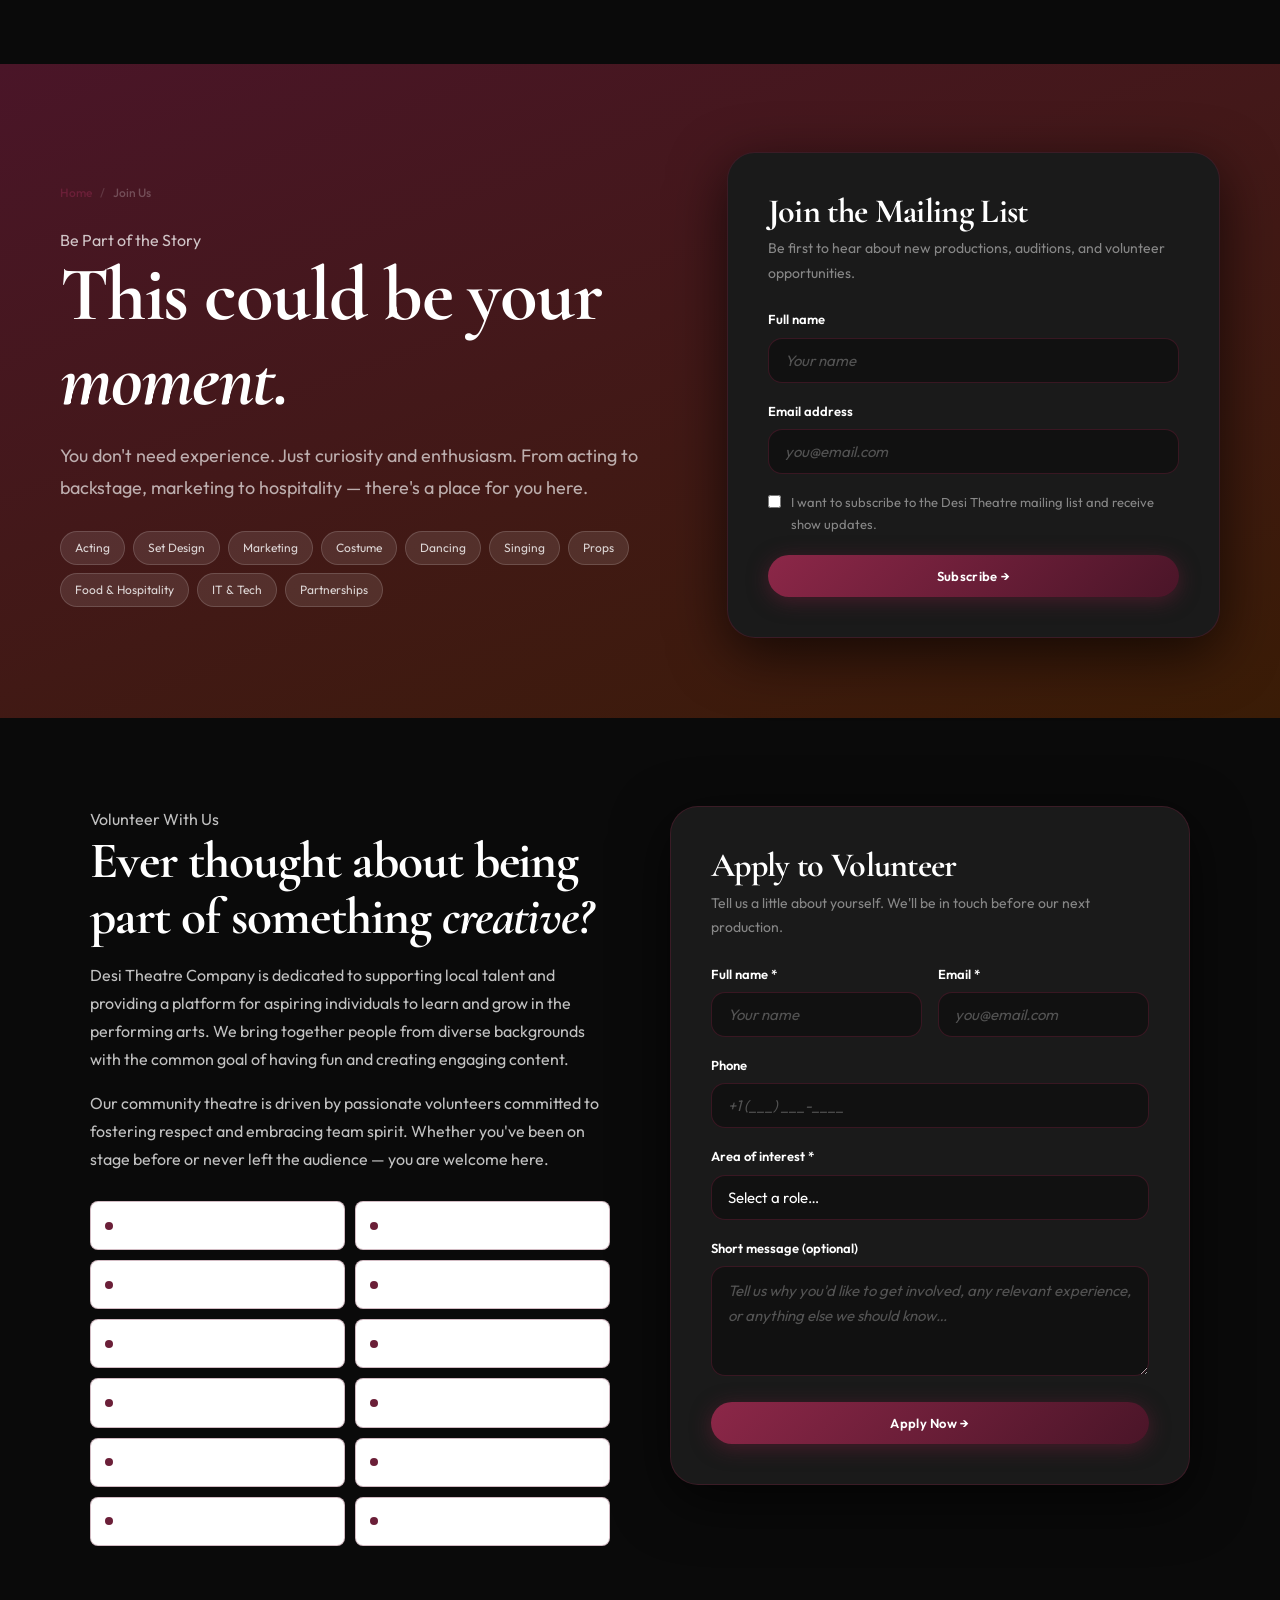
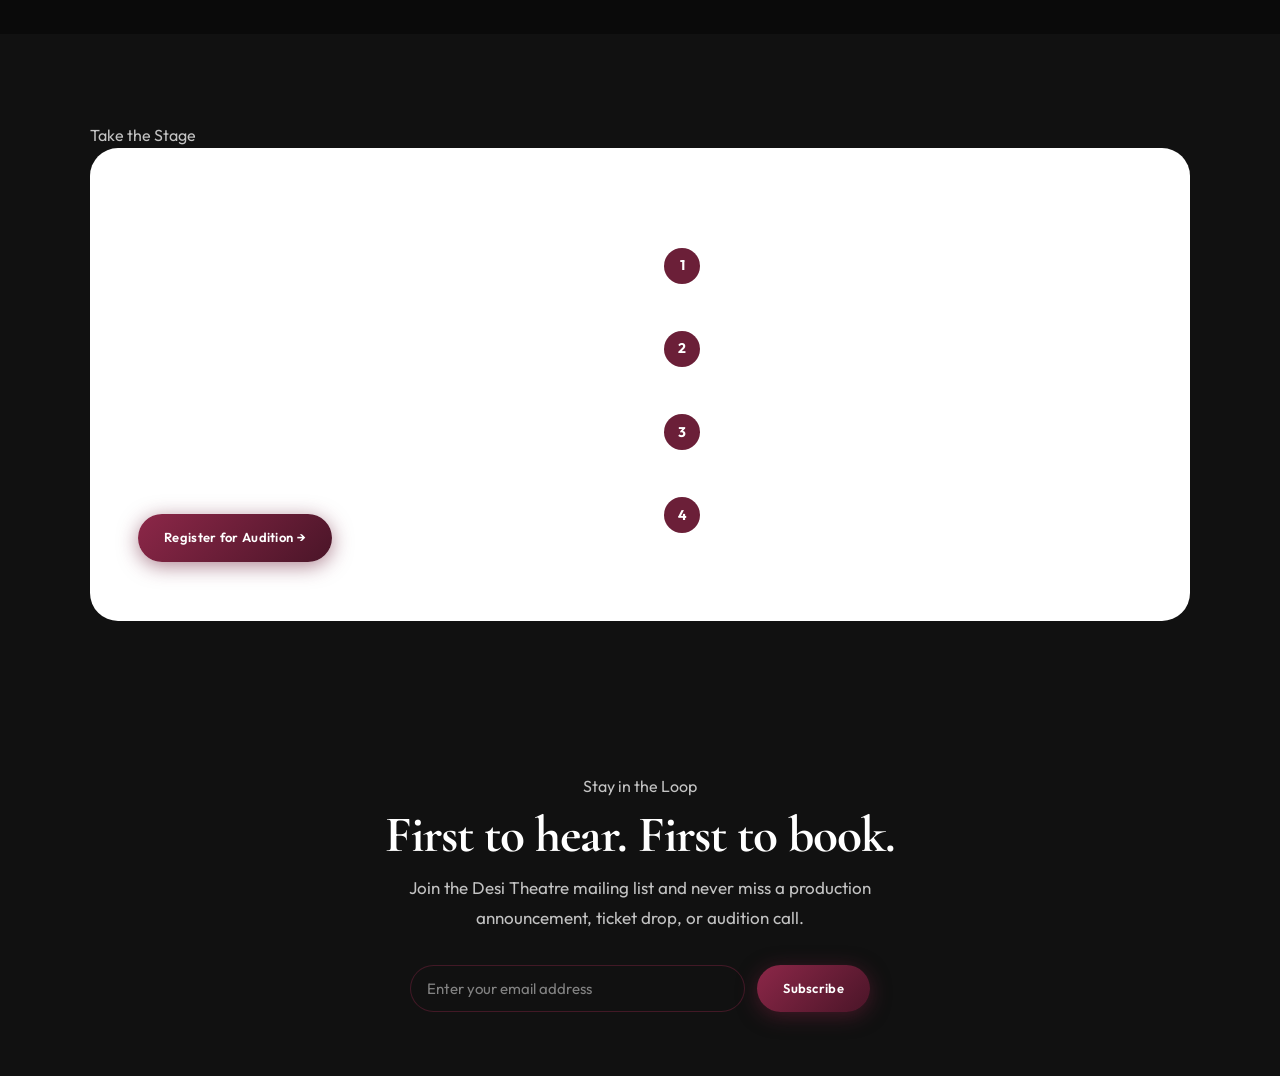
<file: pages/join.html>
<!DOCTYPE html>
<html lang="en">
<head>
  <meta charset="UTF-8" />
  <meta name="viewport" content="width=device-width, initial-scale=1.0" />
  <title>Join Us — Desi Theatre</title>
  <meta name="description" content="Join Desi Theatre as a volunteer or audition for our next production. No experience required — just curiosity and enthusiasm." />
  <link rel="stylesheet" href="../css/style.css" />
  <style>
    .join-hero { background: linear-gradient(160deg, var(--saffron-dark) 0%, #3A1C06 100%); padding: 88px 40px 80px; }
    .join-hero-inner { max-width: 1160px; margin: 0 auto; display: grid; grid-template-columns: 1.1fr 0.9fr; gap: 64px; align-items: center; }
    .join-hero h1 { color: var(--white); margin-bottom: 18px; }
    .join-hero p { color: rgba(255,255,255,0.65); font-size: 18px; line-height: 1.75; }
    .join-roles-preview { display: flex; flex-wrap: wrap; gap: 8px; margin-top: 28px; }
    .join-role-pill { background: rgba(255,255,255,0.10); color: rgba(255,255,255,0.80); font-size: 12px; padding: 6px 14px; border-radius: 100px; border: 0.5px solid rgba(255,255,255,0.15); }

    /* VOLUNTEER FORM */
    .volunteer-grid { display: grid; grid-template-columns: 1fr 1fr; gap: 60px; align-items: start; }
    .volunteer-pitch h2 { margin-bottom: 16px; }
    .volunteer-pitch p { margin-bottom: 16px; }
    .role-grid { display: grid; grid-template-columns: 1fr 1fr; gap: 10px; margin-top: 28px; }
    .role-item { display: flex; align-items: center; gap: 10px; padding: 12px 14px; background: var(--white); border: 0.5px solid var(--border); border-radius: var(--radius-sm); font-size: 14px; color: var(--ink); }
    .role-dot { width: 8px; height: 8px; border-radius: 50%; background: var(--saffron); flex-shrink: 0; }

    /* AUDITIONS */
    .audition-hero { background: var(--ink); border-radius: var(--radius-xl); padding: 56px 48px; display: grid; grid-template-columns: 1fr 1fr; gap: 48px; align-items: center; }
    .audition-hero h2 { color: var(--white); margin-bottom: 14px; }
    .audition-hero p { color: rgba(255,255,255,0.60); font-size: 16px; line-height: 1.8; margin-bottom: 16px; }
    .audition-steps { display: flex; flex-direction: column; gap: 16px; }
    .audition-step { display: flex; gap: 16px; align-items: flex-start; }
    .step-num { width: 36px; height: 36px; border-radius: 50%; background: var(--saffron); color: var(--white); font-weight: 700; font-size: 14px; display: flex; align-items: center; justify-content: center; flex-shrink: 0; }
    .step-text h4 { color: var(--white); font-size: 15px; margin-bottom: 4px; font-family: var(--sans); font-weight: 600; }
    .step-text p { color: rgba(255,255,255,0.55); font-size: 13px; margin: 0; }

    /* MAILING LIST */
    .mailing-band { background: var(--cream-dark); padding: 64px 40px; text-align: center; }
    .mailing-band h2 { margin-bottom: 10px; }
    .mailing-band p { font-size: 17px; margin-bottom: 32px; max-width: 500px; margin-left: auto; margin-right: auto; }
    .mailing-input-row { display: flex; gap: 12px; max-width: 460px; margin: 0 auto; }
    .mailing-input-row input { flex: 1; padding: 13px 16px; border: 0.5px solid var(--border-strong); border-radius: 100px; font-family: var(--sans); font-size: 15px; outline: none; }
    .mailing-input-row input:focus { border-color: var(--saffron); }

    @media (max-width: 768px) {
      .join-hero-inner { grid-template-columns: 1fr; }
      .volunteer-grid { grid-template-columns: 1fr; }
      .role-grid { grid-template-columns: 1fr; }
      .audition-hero { grid-template-columns: 1fr; padding: 36px 28px; }
      .mailing-input-row { flex-direction: column; }
    }
  </style>
</head>
<body>
  <script src="../css/shared.js"></script>

  <!-- HERO -->
  <section class="join-hero">
    <div class="join-hero-inner">
      <div>
        <div class="breadcrumb" style="color: rgba(255,255,255,0.35);"><a href="../index.html" style="color: var(--saffron);">Home</a><span>/</span><span style="color: rgba(255,255,255,0.6);">Join Us</span></div>
        <span class="section-label">Be Part of the Story</span>
        <h1>This could be your <em class="serif-italic">moment.</em></h1>
        <p>You don't need experience. Just curiosity and enthusiasm. From acting to backstage, marketing to hospitality — there's a place for you here.</p>
        <div class="join-roles-preview">
          <span class="join-role-pill">Acting</span>
          <span class="join-role-pill">Set Design</span>
          <span class="join-role-pill">Marketing</span>
          <span class="join-role-pill">Costume</span>
          <span class="join-role-pill">Dancing</span>
          <span class="join-role-pill">Singing</span>
          <span class="join-role-pill">Props</span>
          <span class="join-role-pill">Food &amp; Hospitality</span>
          <span class="join-role-pill">IT &amp; Tech</span>
          <span class="join-role-pill">Partnerships</span>
        </div>
      </div>
      <div>
        <div class="form-box">
          <h3 style="margin-bottom: 6px;">Join the Mailing List</h3>
          <p style="font-size: 14px; color: var(--muted); margin-bottom: 24px;">Be first to hear about new productions, auditions, and volunteer opportunities.</p>
          <div class="form-group">
            <label class="form-label">Full name</label>
            <input type="text" class="form-input" placeholder="Your name" />
          </div>
          <div class="form-group">
            <label class="form-label">Email address</label>
            <input type="email" class="form-input" placeholder="you@email.com" />
          </div>
          <div style="display: flex; align-items: flex-start; gap: 10px; margin-bottom: 20px;">
            <input type="checkbox" id="sub-consent" style="margin-top: 3px;" />
            <label for="sub-consent" style="font-size: 13px; color: var(--muted);">I want to subscribe to the Desi Theatre mailing list and receive show updates.</label>
          </div>
          <button class="btn btn-primary w-full" style="justify-content: center;">Subscribe &rarr;</button>
        </div>
      </div>
    </div>
  </section>

  <!-- VOLUNTEER SECTION -->
  <section class="section">
    <div class="container">
      <div class="volunteer-grid">
        <div class="volunteer-pitch">
          <span class="section-label">Volunteer With Us</span>
          <h2>Ever thought about being part of something <em class="serif-italic">creative?</em></h2>
          <p>Desi Theatre Company is dedicated to supporting local talent and providing a platform for aspiring individuals to learn and grow in the performing arts. We bring together people from diverse backgrounds with the common goal of having fun and creating engaging content.</p>
          <p>Our community theatre is driven by passionate volunteers committed to fostering respect and embracing team spirit. Whether you've been on stage before or never left the audience — you are welcome here.</p>

          <div class="role-grid">
            <div class="role-item"><span class="role-dot"></span>Acting</div>
            <div class="role-item"><span class="role-dot"></span>Event Management</div>
            <div class="role-item"><span class="role-dot"></span>Set Design</div>
            <div class="role-item"><span class="role-dot"></span>Painting</div>
            <div class="role-item"><span class="role-dot"></span>Costume</div>
            <div class="role-item"><span class="role-dot"></span>Props</div>
            <div class="role-item"><span class="role-dot"></span>Marketing</div>
            <div class="role-item"><span class="role-dot"></span>Dancing</div>
            <div class="role-item"><span class="role-dot"></span>Singing</div>
            <div class="role-item"><span class="role-dot"></span>Food &amp; Refreshments</div>
            <div class="role-item"><span class="role-dot"></span>IT &amp; Tech Support</div>
            <div class="role-item"><span class="role-dot"></span>Not sure, but fun!</div>
          </div>
        </div>

        <div class="form-box">
          <h3 style="margin-bottom: 6px;">Apply to Volunteer</h3>
          <p style="font-size: 14px; color: var(--muted); margin-bottom: 24px;">Tell us a little about yourself. We'll be in touch before our next production.</p>
          <div class="form-row">
            <div class="form-group"><label class="form-label">Full name *</label><input type="text" class="form-input" placeholder="Your name" /></div>
            <div class="form-group"><label class="form-label">Email *</label><input type="email" class="form-input" placeholder="you@email.com" /></div>
          </div>
          <div class="form-group"><label class="form-label">Phone</label><input type="tel" class="form-input" placeholder="+1 (___) ___-____" /></div>
          <div class="form-group">
            <label class="form-label">Area of interest *</label>
            <select class="form-select">
              <option value="">Select a role…</option>
              <option>Acting</option>
              <option>Event Management</option>
              <option>Set Design</option>
              <option>Painting</option>
              <option>Costume</option>
              <option>Props</option>
              <option>Marketing</option>
              <option>Dancing</option>
              <option>Singing</option>
              <option>Food and Refreshments</option>
              <option>IT / Tech</option>
              <option>Others</option>
              <option>Not sure, but fun!</option>
            </select>
          </div>
          <div class="form-group"><label class="form-label">Short message (optional)</label><textarea class="form-textarea" placeholder="Tell us why you'd like to get involved, any relevant experience, or anything else we should know…"></textarea></div>
          <button class="btn btn-primary w-full" style="justify-content: center;">Apply Now &rarr;</button>
        </div>
      </div>
    </div>
  </section>

  <!-- AUDITIONS -->
  <section class="section" id="auditions" style="background: var(--cream-dark);">
    <div class="container">
      <span class="section-label">Take the Stage</span>
      <div class="audition-hero">
        <div>
          <h2>Auditions are <em class="serif-italic">open.</em></h2>
          <p>This could be your moment. We're looking for expression, confidence, and presence — not a CV or a showreel. Desi Theatre welcomes first-timers and experienced performers alike.</p>
          <p>Auditions are held on a rolling basis ahead of each production. Register your interest now and we'll notify you when the next round of auditions is announced.</p>
          <a href="contact.html" class="btn btn-primary mt-8">Register for Audition &rarr;</a>
        </div>
        <div>
          <p style="font-size: 13px; font-weight: 600; letter-spacing: 1.5px; text-transform: uppercase; color: rgba(255,255,255,0.35); margin-bottom: 20px;">How Auditions Work</p>
          <div class="audition-steps">
            <div class="audition-step">
              <div class="step-num">1</div>
              <div class="step-text"><h4>Register Your Interest</h4><p>Fill in the contact form or email us. We'll add you to the auditions list for our next production.</p></div>
            </div>
            <div class="audition-step">
              <div class="step-num">2</div>
              <div class="step-text"><h4>Prepare a Short Monologue</h4><p>A 2–3 minute Hindi monologue of your choice. The subject doesn't matter — your energy does.</p></div>
            </div>
            <div class="audition-step">
              <div class="step-num">3</div>
              <div class="step-text"><h4>Come In &amp; Bring It</h4><p>Walk into the room, own the space, and show us who you are. We're rooting for you before you've said a word.</p></div>
            </div>
            <div class="audition-step">
              <div class="step-num">4</div>
              <div class="step-text"><h4>We'll Be in Touch</h4><p>Regardless of outcome, every auditionee gets a response. We value your time and your courage.</p></div>
            </div>
          </div>
        </div>
      </div>
    </div>
  </section>

  <!-- MAILING LIST -->
  <section class="mailing-band">
    <span class="section-label">Stay in the Loop</span>
    <h2>First to hear. First to book.</h2>
    <p>Join the Desi Theatre mailing list and never miss a production announcement, ticket drop, or audition call.</p>
    <div class="mailing-input-row">
      <input type="email" placeholder="Enter your email address" />
      <button class="btn btn-primary">Subscribe</button>
    </div>
  </section>

</body>
</html>
</file>
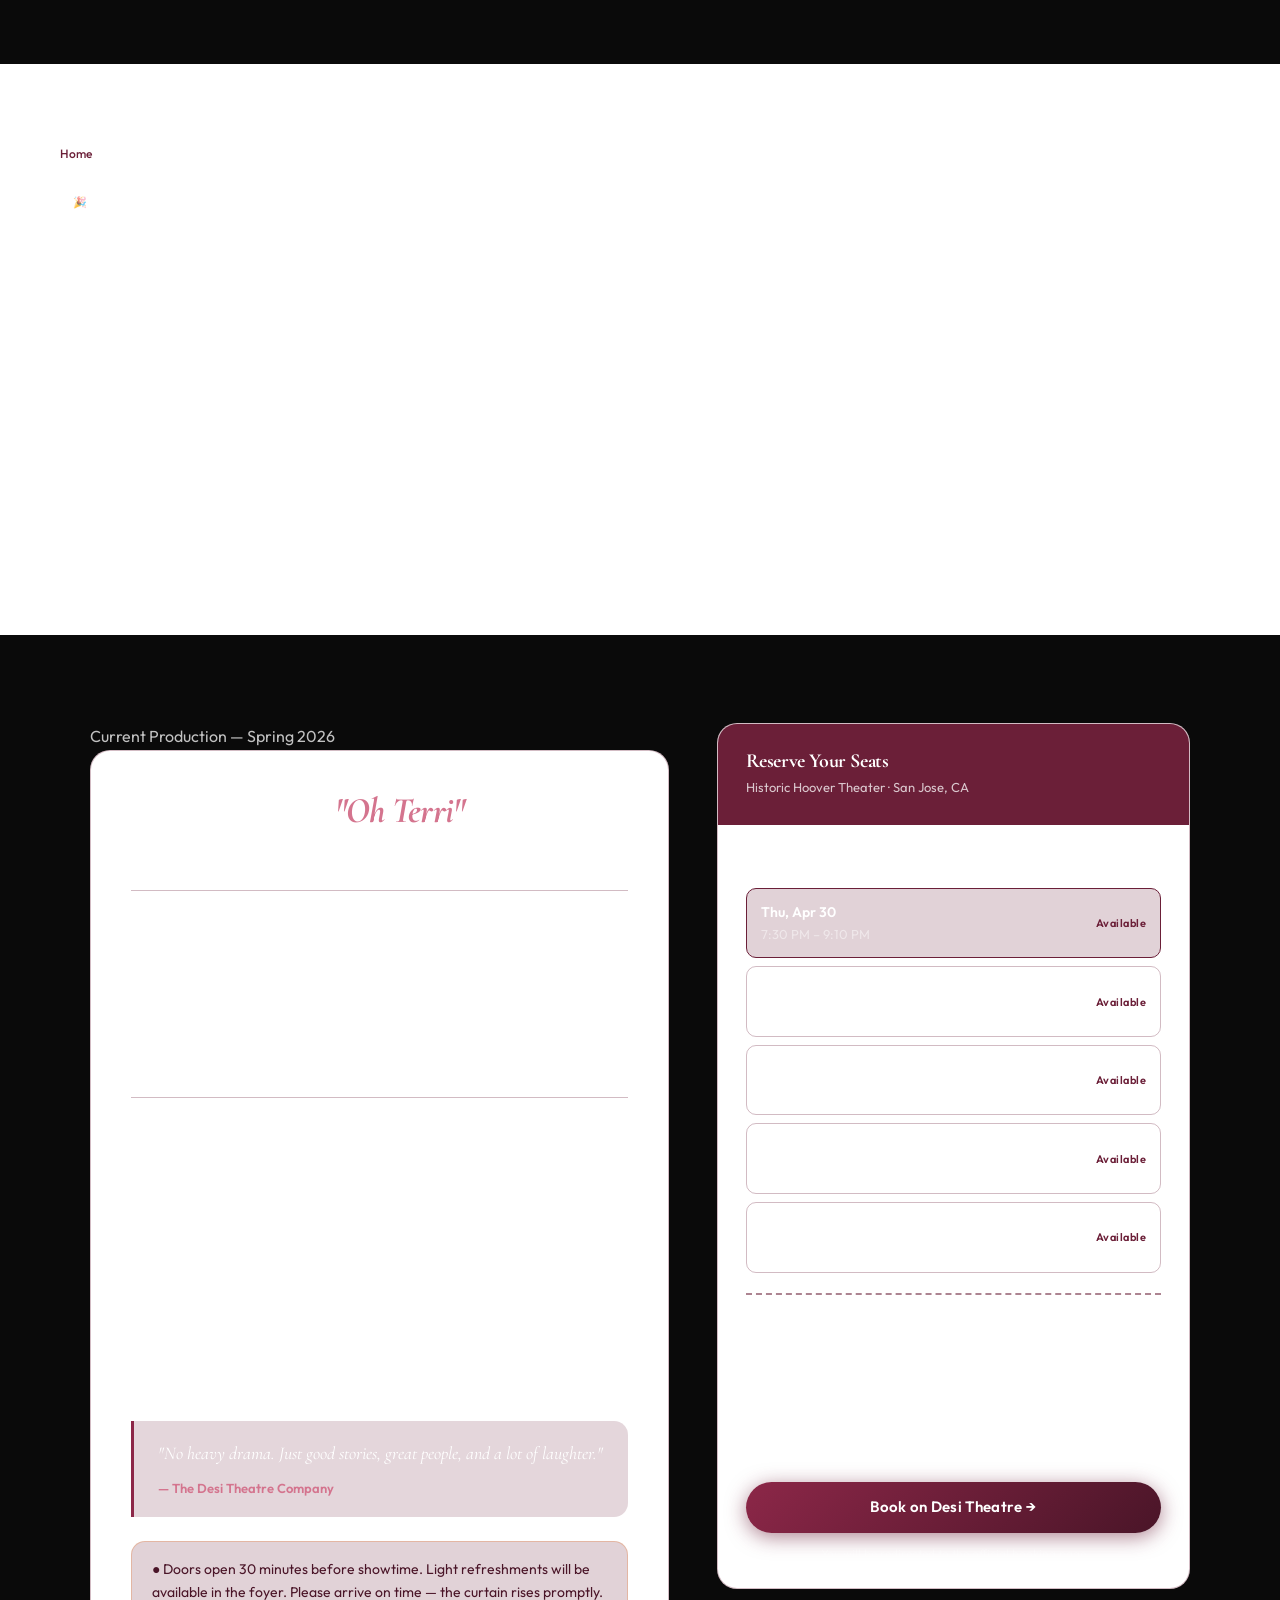
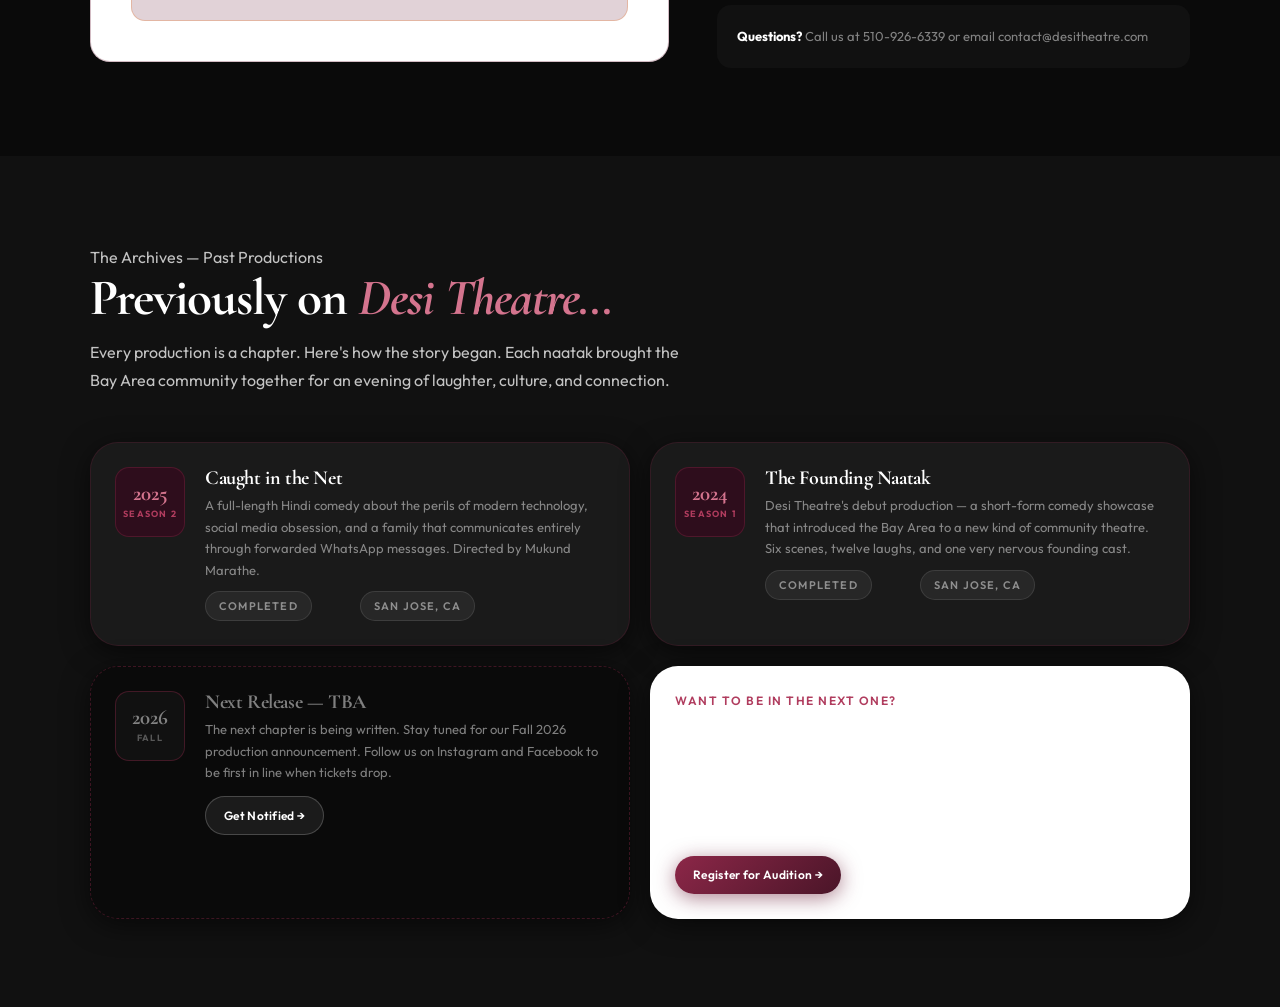
<file: pages/shows.html>
<!DOCTYPE html>
<html lang="en">
<head>
  <meta charset="UTF-8" />
  <meta name="viewport" content="width=device-width, initial-scale=1.0" />
  <title>Shows — Desi Theatre</title>
  <meta name="description" content="Book tickets for Desi Theatre's latest Hindi comedy naatak in San Jose. View current show timings, venue details, and past productions." />
  <link rel="stylesheet" href="../css/style.css" />
  <style>
    /* ── SHOW HERO ── */
    .show-hero { background: var(--ink); padding: 80px 40px 72px; }
    .show-hero-inner { max-width: 1160px; margin: 0 auto; }
    .show-hero h1 { color: var(--white); margin-bottom: 14px; }
    .show-hero p { color: rgba(255,255,255,0.60); font-size: 18px; max-width: 560px; }
    .show-hero-meta { display: flex; gap: 14px; flex-wrap: wrap; margin-bottom: 20px; }

    /* ── CURRENT SHOW GRID ── */
    .current-show-grid { display: grid; grid-template-columns: 1.1fr 0.9fr; gap: 48px; align-items: start; }
    .show-detail-box { background: var(--white); border: 0.5px solid var(--border); border-radius: var(--radius-lg); padding: 40px; }
    .show-detail-box h2 { font-size: 36px; margin-bottom: 8px; }
    .show-tagline { font-family: var(--serif); font-size: 16px; font-style: italic; color: var(--muted); margin-bottom: 24px; }
    .show-crew { display: grid; grid-template-columns: 1fr 1fr; gap: 14px; padding: 20px 0; border-top: 0.5px solid var(--border); border-bottom: 0.5px solid var(--border); margin: 24px 0; }
    .crew-item .crew-role { font-size: 11px; font-weight: 600; letter-spacing: 1.5px; text-transform: uppercase; color: var(--muted); margin-bottom: 3px; }
    .crew-item .crew-name { font-size: 15px; font-weight: 500; color: var(--ink); }
    .show-desc { font-size: 15px; line-height: 1.8; color: var(--muted); margin-bottom: 28px; }

    /* ── TICKET BOX ── */
    .ticket-sticky { position: sticky; top: 90px; }
    .ticket-box { background: var(--white); border: 0.5px solid var(--border); border-radius: var(--radius-lg); overflow: hidden; }
    .ticket-box-header { background: var(--saffron); padding: 26px 28px; }
    .ticket-box-header h3 { color: var(--white); font-size: 20px; margin-bottom: 4px; }
    .ticket-box-header p { color: rgba(255,255,255,0.75); font-size: 13px; }
    .ticket-box-body { padding: 24px 28px; }
    .showtime-row { display: flex; align-items: center; justify-content: space-between; padding: 12px 14px; border-radius: 10px; margin-bottom: 8px; border: 0.5px solid var(--border); cursor: pointer; transition: all 0.2s; }
    .showtime-row:hover, .showtime-row.selected { background: var(--saffron-light); border-color: var(--saffron); }
    .showtime-date { font-weight: 600; font-size: 14px; color: var(--ink); }
    .showtime-time { font-size: 13px; color: var(--muted); }
    .showtime-avail { font-size: 11px; font-weight: 600; color: var(--saffron); }
    .ticket-perforated { border-top: 2px dashed var(--border-strong); margin: 20px 0; }
    .venue-detail { font-size: 13px; color: var(--muted); line-height: 1.7; }
    .venue-detail strong { color: var(--ink); display: block; }

    /* ── PAST PRODUCTIONS ── */
    .past-intro { max-width: 600px; margin-bottom: 48px; }
    .past-intro h2 { margin-bottom: 12px; }
    .past-grid { display: grid; grid-template-columns: 1fr 1fr; gap: 20px; }

    /* ── NOTICE ── */
    .notice { background: var(--saffron-light); border: 0.5px solid rgba(232,96,10,0.25); border-radius: var(--radius-md); padding: 16px 20px; margin-top: 24px; font-size: 14px; color: var(--saffron-dark); }

    @media (max-width: 768px) {
      .current-show-grid, .past-grid { grid-template-columns: 1fr; }
      .show-crew { grid-template-columns: 1fr; }
      .ticket-sticky { position: static; }
    }
  </style>
</head>
<body>
  <script src="../css/shared.js"></script>

  <!-- SHOW HERO -->
  <section class="show-hero">
    <div class="show-hero-inner">
      <div class="breadcrumb" style="color: rgba(255,255,255,0.35);">
        <a href="../index.html" style="color: var(--saffron);">Home</a>
        <span>/</span>
        <span style="color: rgba(255,255,255,0.6);">Shows</span>
      </div>
      <div class="show-hero-meta">
        <span class="tag tag-saffron">&#127881; Now Showing</span>
        <span class="tag" style="background: rgba(255,255,255,0.08); color: rgba(255,255,255,0.7);">Hindi + English Subtitles</span>
        <span class="tag" style="background: rgba(255,255,255,0.08); color: rgba(255,255,255,0.7);">~100 Min Running Time</span>
      </div>
      <h1>On Stage Now &mdash;<br><em class="serif-italic">Pati, Patni, aur "Oh Terri"</em></h1>
      <p class="mt-16">A riotous new comedy about love, marriage, and the spectacular chaos that lives in between. Five shows only — don't miss your screening.</p>
    </div>
  </section>

  <!-- CURRENT PRODUCTION -->
  <section class="section">
    <div class="container">
      <div class="current-show-grid">

        <!-- LEFT: Show Info -->
        <div>
          <span class="section-label">Current Production &mdash; Spring 2026</span>
          <div class="show-detail-box">
            <h2>Pati, Patni, aur <em class="serif-italic">"Oh Terri"</em></h2>
            <p class="show-tagline">A Hindi comedy naatak in three acts &mdash; with English supertitles</p>

            <div class="show-crew">
              <div class="crew-item"><div class="crew-role">Director</div><div class="crew-name">Niranjan Page</div></div>
              <div class="crew-item"><div class="crew-role">Producer</div><div class="crew-name">Nitin Deo</div></div>
              <div class="crew-item"><div class="crew-role">Set Design</div><div class="crew-name">Chintan Vora</div></div>
              <div class="crew-item"><div class="crew-role">Costume Design</div><div class="crew-name">Aditi Honawar</div></div>
              <div class="crew-item"><div class="crew-role">English Supertitles</div><div class="crew-name">Arti Raina-Bambroo</div></div>
              <div class="crew-item"><div class="crew-role">Props</div><div class="crew-name">Mousumi Chaudhuri</div></div>
            </div>

            <p class="show-desc">What happens when the perfect husband, the devoted wife, and an unexpected "Oh Terri" moment collide in the same living room? Pure, unadulterated chaos — and comedy gold. Pati, Patni, aur "Oh Terri" is a love letter to every married couple who has ever had a catastrophically bad day together and survived to laugh about it.</p>
            <p class="show-desc">Performed entirely in Hindi with live English supertitles, this production is crafted for the entire Bay Area — desi and desi-adjacent alike. Expect sharp writing, expressive performances, and one or two moments that will make you nudge your partner in the ribs.</p>

            <div class="quote-block">
              <p>"No heavy drama. Just good stories, great people, and a lot of laughter."</p>
              <cite>— The Desi Theatre Company</cite>
            </div>

            <div class="notice">
              &#9679; Doors open 30 minutes before showtime. Light refreshments will be available in the foyer. Please arrive on time — the curtain rises promptly.
            </div>
          </div>
        </div>

        <!-- RIGHT: Ticket Box -->
        <div class="ticket-sticky">
          <div class="ticket-box">
            <div class="ticket-box-header">
              <h3>Reserve Your Seats</h3>
              <p>Historic Hoover Theater &middot; San Jose, CA</p>
            </div>
            <div class="ticket-box-body">
              <p style="font-size: 13px; color: var(--muted); margin-bottom: 16px;">Select a showing:</p>

              <div class="showtime-row selected">
                <div><div class="showtime-date">Thu, Apr 30</div><div class="showtime-time">7:30 PM &ndash; 9:10 PM</div></div>
                <span class="showtime-avail">Available</span>
              </div>
              <div class="showtime-row">
                <div><div class="showtime-date">Fri, May 1</div><div class="showtime-time">7:30 PM &ndash; 9:10 PM</div></div>
                <span class="showtime-avail">Available</span>
              </div>
              <div class="showtime-row">
                <div><div class="showtime-date">Sat, May 2</div><div class="showtime-time">2:00 PM &ndash; 3:40 PM</div></div>
                <span class="showtime-avail">Available</span>
              </div>
              <div class="showtime-row">
                <div><div class="showtime-date">Sat, May 2</div><div class="showtime-time">6:00 PM &ndash; 7:40 PM</div></div>
                <span class="showtime-avail">Available</span>
              </div>
              <div class="showtime-row">
                <div><div class="showtime-date">Sun, May 3</div><div class="showtime-time">3:00 PM &ndash; 4:40 PM</div></div>
                <span class="showtime-avail">Available</span>
              </div>

              <div class="ticket-perforated"></div>

              <div class="venue-detail">
                <strong>Venue</strong>
                Historic Hoover Theater<br>
                1635 Park Ave, San Jose, CA 95126
              </div>

              <a href="https://www.desitheatre.com/buy-ticket" target="_blank" class="btn btn-primary w-full mt-24" style="justify-content: center; font-size: 15px;">
                Book on Desi Theatre &rarr;
              </a>
              <p style="font-size: 12px; color: var(--muted-light); text-align: center; margin-top: 10px;">You will be redirected to the official booking page</p>
            </div>
          </div>

          <div style="background: var(--cream-dark); border-radius: var(--radius-md); padding: 20px; margin-top: 16px;">
            <p style="font-size: 13px; color: var(--muted);"><strong style="color:var(--ink);">Questions?</strong> Call us at 510-926-6339 or email contact@desitheatre.com</p>
          </div>
        </div>

      </div>
    </div>
  </section>

  <!-- PAST PRODUCTIONS -->
  <section class="section" id="past" style="background: var(--cream-dark);">
    <div class="container">
      <div class="past-intro">
        <span class="section-label">The Archives &mdash; Past Productions</span>
        <h2>Previously on <em class="serif-italic">Desi Theatre…</em></h2>
        <p>Every production is a chapter. Here's how the story began. Each naatak brought the Bay Area community together for an evening of laughter, culture, and connection.</p>
      </div>

      <div class="past-grid">
        <div class="prod-card">
          <div class="prod-year-badge"><div class="year">2025</div><div class="season">Season 2</div></div>
          <div class="prod-info">
            <h4>Caught in the Net</h4>
            <p>A full-length Hindi comedy about the perils of modern technology, social media obsession, and a family that communicates entirely through forwarded WhatsApp messages. Directed by Mukund Marathe.</p>
            <div style="margin-top: 10px;" class="flex gap-12 flex-wrap">
              <span class="tag tag-muted">Completed</span>
              <span class="tag tag-muted">San Jose, CA</span>
            </div>
          </div>
        </div>

        <div class="prod-card">
          <div class="prod-year-badge"><div class="year">2024</div><div class="season">Season 1</div></div>
          <div class="prod-info">
            <h4>The Founding Naatak</h4>
            <p>Desi Theatre's debut production — a short-form comedy showcase that introduced the Bay Area to a new kind of community theatre. Six scenes, twelve laughs, and one very nervous founding cast.</p>
            <div style="margin-top: 10px;" class="flex gap-12 flex-wrap">
              <span class="tag tag-muted">Completed</span>
              <span class="tag tag-muted">San Jose, CA</span>
            </div>
          </div>
        </div>

        <div class="prod-card" style="border: 0.5px dashed var(--border-strong); background: var(--cream);">
          <div class="prod-year-badge" style="background: var(--cream-dark);"><div class="year" style="color: var(--muted);">2026</div><div class="season" style="color: var(--muted-light);">Fall</div></div>
          <div class="prod-info">
            <h4 style="color: var(--muted);">Next Release — TBA</h4>
            <p>The next chapter is being written. Stay tuned for our Fall 2026 production announcement. Follow us on Instagram and Facebook to be first in line when tickets drop.</p>
            <div style="margin-top: 12px;">
              <a href="contact.html" class="btn btn-ghost btn-sm">Get Notified &rarr;</a>
            </div>
          </div>
        </div>

        <div class="prod-card" style="background: var(--ink); border-color: transparent; cursor: default;">
          <div class="prod-info" style="color: var(--white);">
            <p style="color: var(--saffron-mid); font-size: 12px; font-weight: 600; letter-spacing: 1.5px; text-transform: uppercase; margin-bottom: 8px;">Want to be in the next one?</p>
            <h4 style="color: var(--white); margin-bottom: 8px;">Auditions Open Year-Round</h4>
            <p style="color: rgba(255,255,255,0.55); font-size: 13px;">Prepare a short Hindi monologue, bring your energy, and walk onto our stage. No experience required — just expression, confidence, and presence.</p>
            <a href="join.html#auditions" class="btn btn-primary btn-sm mt-16">Register for Audition &rarr;</a>
          </div>
        </div>
      </div>
    </div>
  </section>

</body>
</html>
</file>
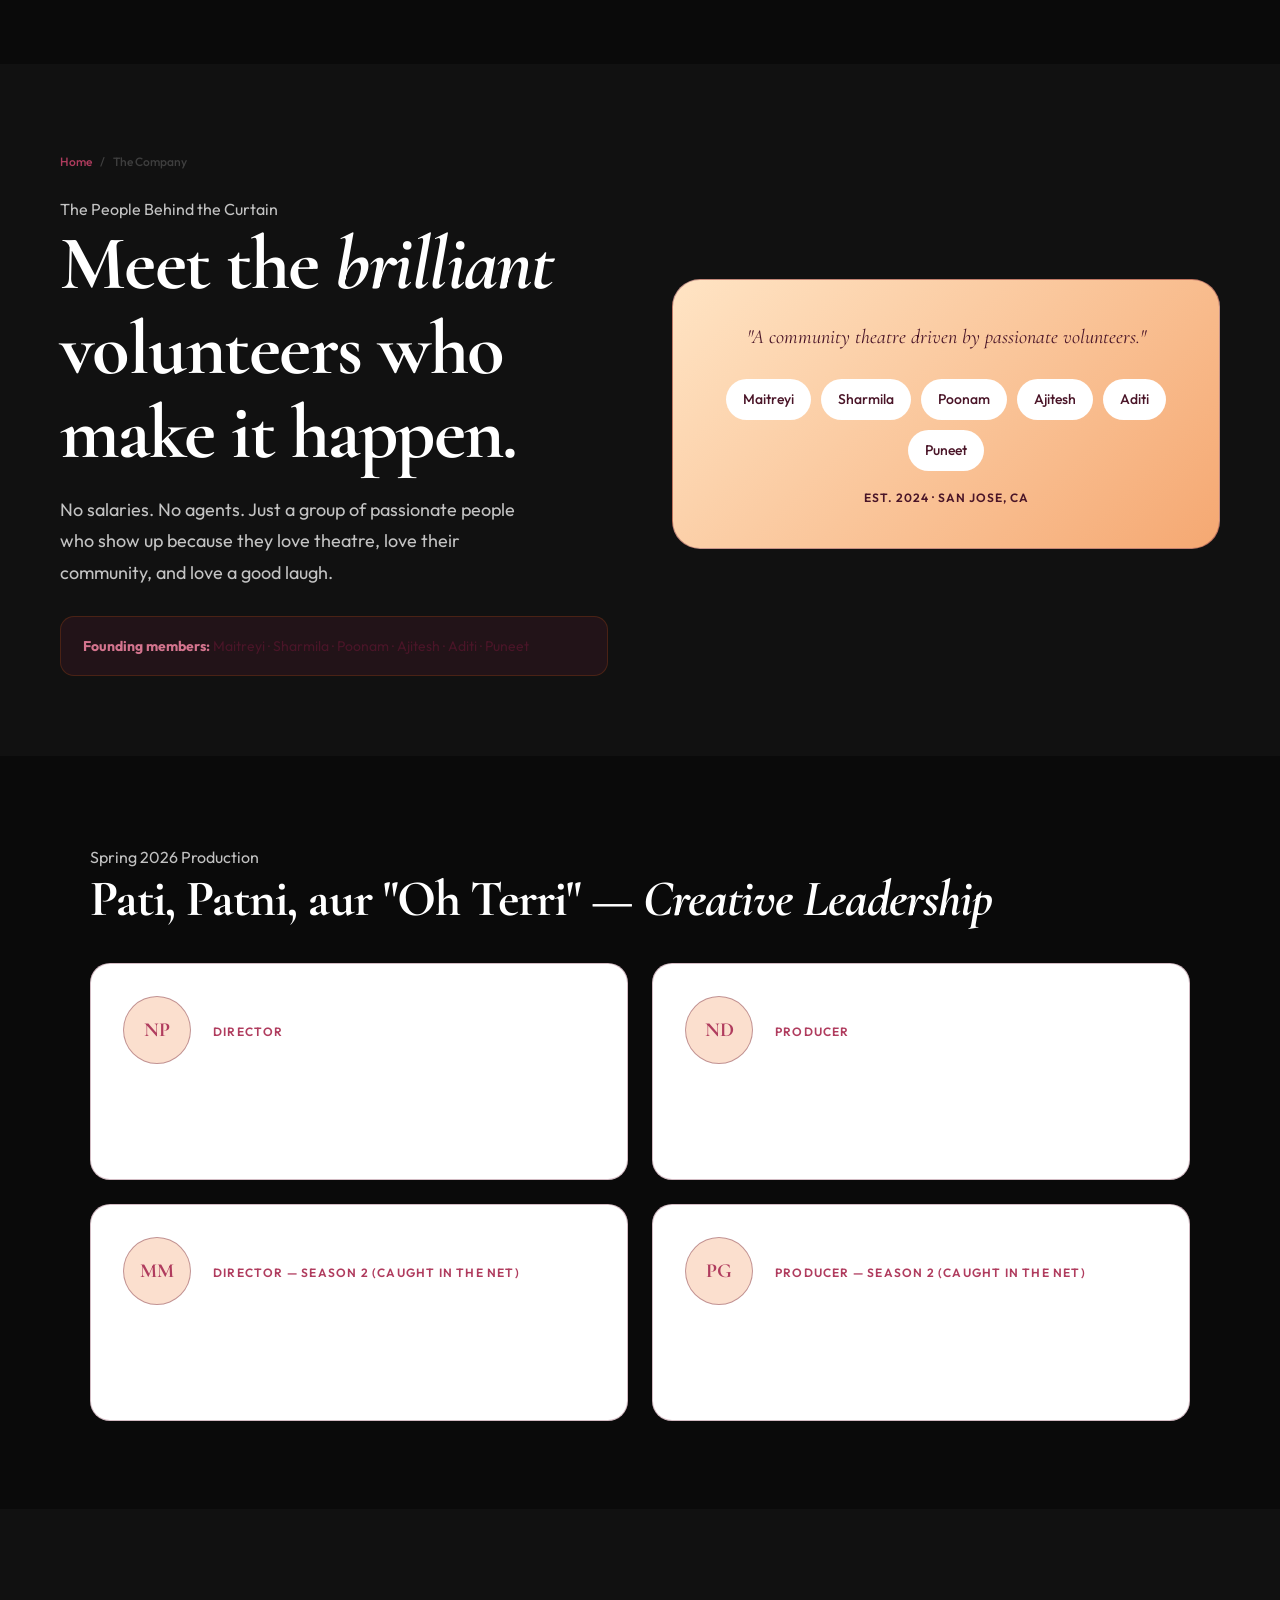
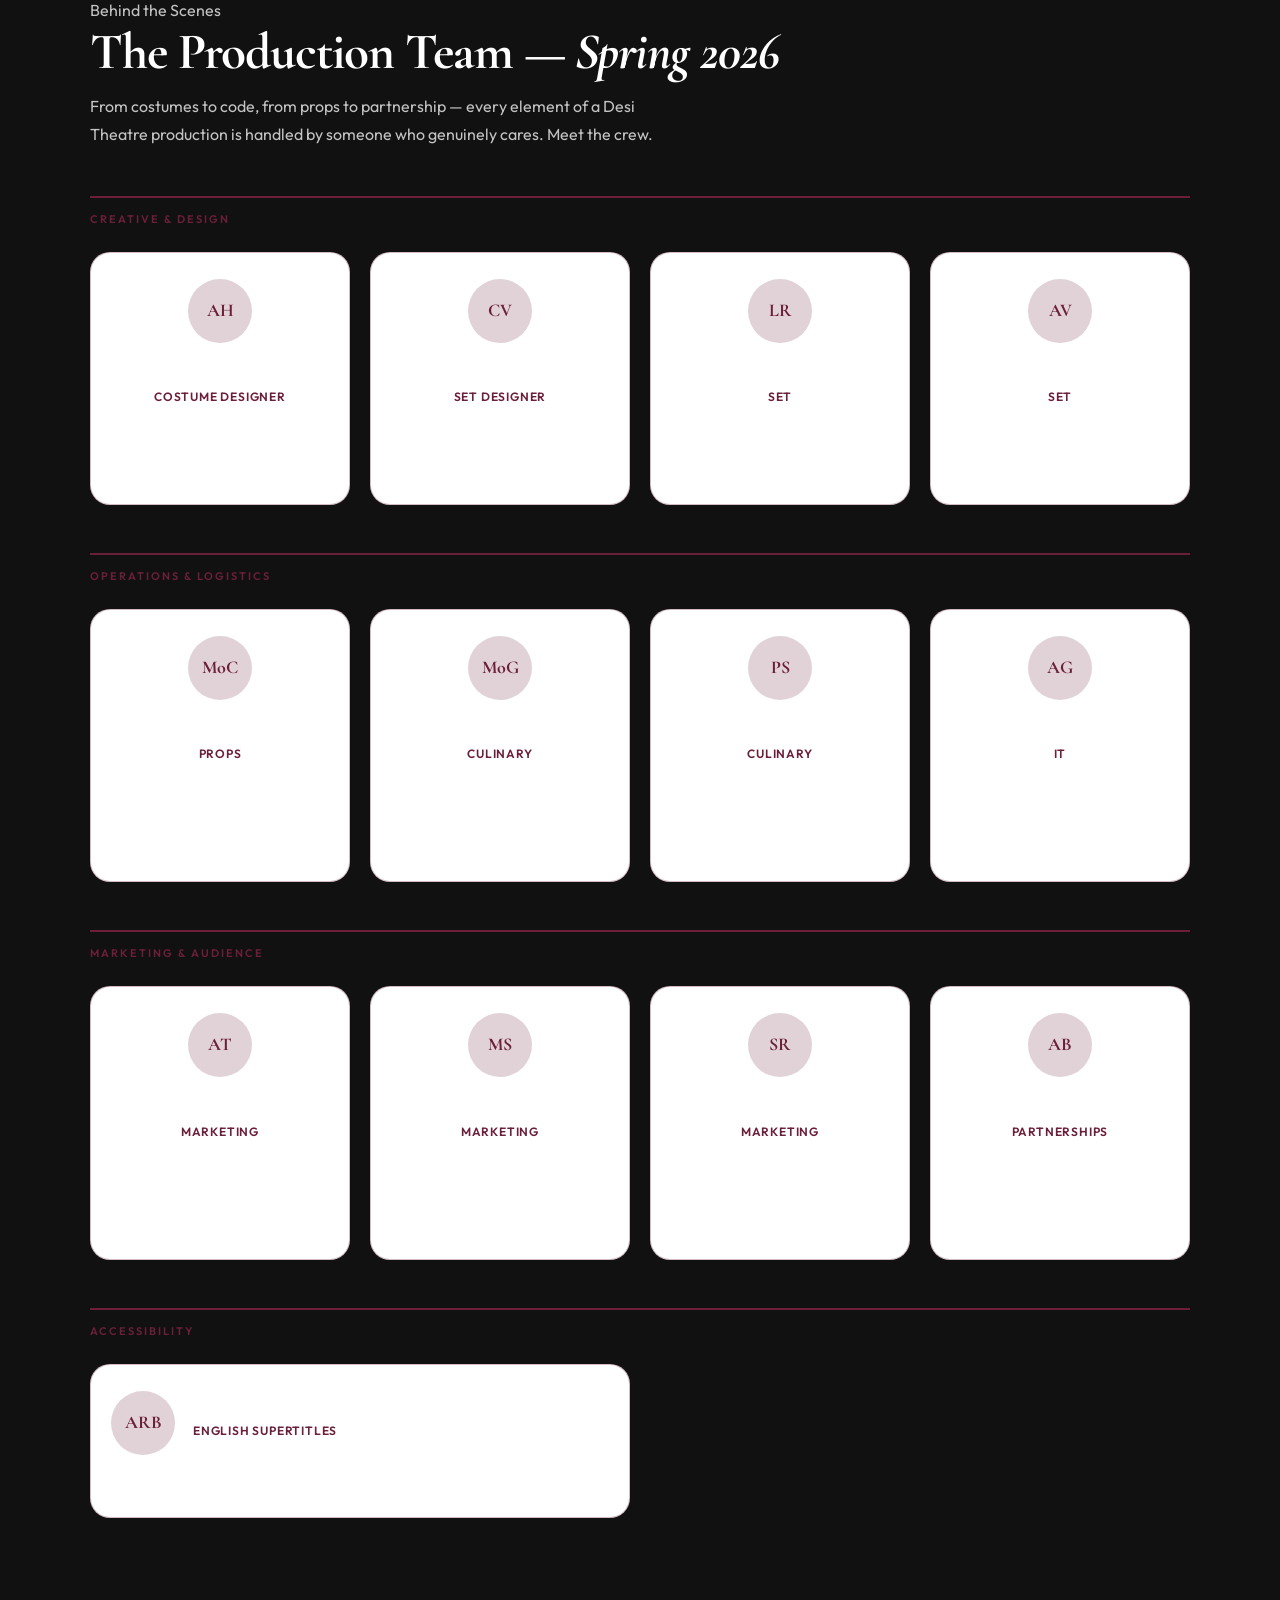
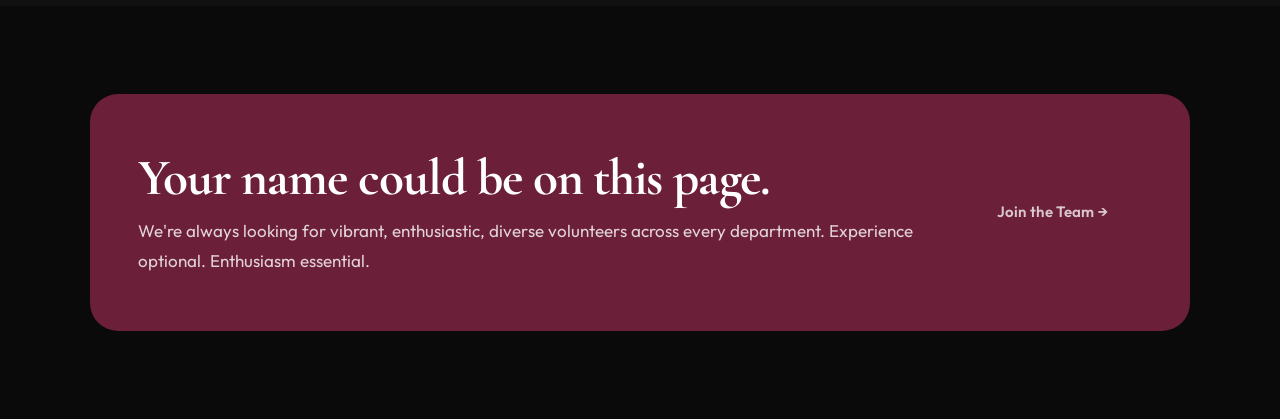
<file: pages/team.html>
<!DOCTYPE html>
<html lang="en">
<head>
  <meta charset="UTF-8" />
  <meta name="viewport" content="width=device-width, initial-scale=1.0" />
  <title>The Company — Desi Theatre</title>
  <meta name="description" content="Meet the talented volunteer team behind Desi Theatre — the directors, producers, designers, and passionate people who bring each naatak to life." />
  <link rel="stylesheet" href="../css/style.css" />
  <style>
    .team-hero { background: var(--cream-dark); padding: 88px 40px 80px; }
    .team-hero-inner { max-width: 1160px; margin: 0 auto; display: grid; grid-template-columns: 1fr 1fr; gap: 64px; align-items: center; }
    .team-hero h1 { margin-bottom: 18px; }
    .team-hero p { font-size: 18px; max-width: 480px; }
    .founding-strip { background: var(--saffron-light); border: 0.5px solid rgba(232,96,10,0.2); border-radius: var(--radius-md); padding: 18px 22px; margin-top: 28px; }
    .founding-strip p { font-size: 14px; color: var(--saffron-dark); margin: 0; }

    /* FOUNDING VISUAL */
    .founding-visual { background: linear-gradient(135deg, #FFE4C4, #F5A872); border-radius: var(--radius-xl); padding: 40px; }
    .founding-names { display: flex; flex-wrap: wrap; gap: 10px; justify-content: center; }
    .founding-name-pill { background: white; border-radius: 100px; padding: 8px 16px; font-size: 14px; font-weight: 500; color: var(--saffron-dark); }

    /* PRODUCTION TEAM SECTION */
    .dept-label { font-size: 11px; font-weight: 600; letter-spacing: 2px; text-transform: uppercase; color: var(--saffron); border-top: 2px solid var(--saffron); padding-top: 12px; margin: 48px 0 24px; }
    .team-card-grid { display: grid; grid-template-columns: repeat(4, 1fr); gap: 20px; }
    .team-member-card { background: var(--white); border: 0.5px solid var(--border); border-radius: var(--radius-lg); padding: 26px 20px; text-align: center; transition: all 0.25s; }
    .team-member-card:hover { box-shadow: var(--shadow-md); transform: translateY(-3px); }
    .tm-avatar { width: 64px; height: 64px; border-radius: 50%; background: var(--saffron-light); color: var(--saffron); font-size: 18px; font-weight: 700; display: flex; align-items: center; justify-content: center; margin: 0 auto 14px; font-family: var(--serif); }
    .tm-name { font-family: var(--serif); font-size: 16px; font-weight: 700; color: var(--ink); margin-bottom: 4px; }
    .tm-role { font-size: 12px; font-weight: 600; letter-spacing: 0.8px; color: var(--saffron); text-transform: uppercase; }
    .tm-desc { font-size: 13px; color: var(--muted); margin-top: 8px; line-height: 1.6; }

    /* CREATIVE LEADERSHIP */
    .lead-grid { display: grid; grid-template-columns: repeat(2, 1fr); gap: 24px; }
    .lead-card { background: var(--ink); border-radius: var(--radius-lg); padding: 32px; display: flex; gap: 22px; align-items: flex-start; }
    .lead-avatar { width: 68px; height: 68px; border-radius: 50%; background: rgba(232,96,10,0.2); color: var(--saffron-mid); font-size: 20px; font-weight: 700; display: flex; align-items: center; justify-content: center; flex-shrink: 0; font-family: var(--serif); }
    .lead-info h3 { font-family: var(--serif); font-size: 20px; color: var(--white); margin-bottom: 4px; }
    .lead-info .lead-role { font-size: 12px; font-weight: 600; letter-spacing: 1.2px; text-transform: uppercase; color: var(--saffron-mid); margin-bottom: 10px; }
    .lead-info p { font-size: 14px; color: rgba(255,255,255,0.55); line-height: 1.7; }

    /* JOIN CTA */
    .join-cta { background: var(--saffron); border-radius: var(--radius-xl); padding: 56px 48px; display: grid; grid-template-columns: 1fr auto; gap: 40px; align-items: center; }
    .join-cta h2 { color: var(--white); margin-bottom: 10px; }
    .join-cta p { color: rgba(255,255,255,0.80); font-size: 17px; }

    @media (max-width: 768px) {
      .team-hero-inner { grid-template-columns: 1fr; }
      .team-card-grid { grid-template-columns: repeat(2, 1fr); }
      .lead-grid { grid-template-columns: 1fr; }
      .join-cta { grid-template-columns: 1fr; }
    }
  </style>
</head>
<body>
  <script src="../css/shared.js"></script>

  <!-- HERO -->
  <section class="team-hero">
    <div class="team-hero-inner">
      <div>
        <div class="breadcrumb"><a href="../index.html">Home</a><span>/</span><span>The Company</span></div>
        <span class="section-label">The People Behind the Curtain</span>
        <h1>Meet the <em class="serif-italic">brilliant</em> volunteers who make it happen.</h1>
        <p>No salaries. No agents. Just a group of passionate people who show up because they love theatre, love their community, and love a good laugh.</p>
        <div class="founding-strip">
          <p><strong>Founding members:</strong> Maitreyi &middot; Sharmila &middot; Poonam &middot; Ajitesh &middot; Aditi &middot; Puneet</p>
        </div>
      </div>
      <div class="founding-visual">
        <p style="font-family: var(--serif); font-size: 20px; font-style: italic; color: var(--saffron-dark); text-align: center; margin-bottom: 24px;">"A community theatre driven by passionate volunteers."</p>
        <div class="founding-names">
          <span class="founding-name-pill">Maitreyi</span>
          <span class="founding-name-pill">Sharmila</span>
          <span class="founding-name-pill">Poonam</span>
          <span class="founding-name-pill">Ajitesh</span>
          <span class="founding-name-pill">Aditi</span>
          <span class="founding-name-pill">Puneet</span>
        </div>
        <p style="text-align: center; font-size: 12px; color: var(--saffron-dark); margin-top: 16px; font-weight: 600; letter-spacing: 1px; text-transform: uppercase;">Est. 2024 &middot; San Jose, CA</p>
      </div>
    </div>
  </section>

  <!-- CREATIVE LEADERSHIP -->
  <section class="section">
    <div class="container">
      <span class="section-label">Spring 2026 Production</span>
      <h2 style="margin-bottom: 36px;">Pati, Patni, aur "Oh Terri" &mdash; <em class="serif-italic">Creative Leadership</em></h2>
      <div class="lead-grid">
        <div class="lead-card">
          <div class="lead-avatar">NP</div>
          <div class="lead-info">
            <h3>Niranjan Page</h3>
            <div class="lead-role">Director</div>
            <p>Helming the Spring 2026 production, Niranjan brings a sharp comedic sensibility and a deep respect for the Hindi theatrical tradition. Known for drawing out naturalistic, laugh-out-loud performances from volunteer casts.</p>
          </div>
        </div>
        <div class="lead-card">
          <div class="lead-avatar">ND</div>
          <div class="lead-info">
            <h3>Nitin Deo</h3>
            <div class="lead-role">Producer</div>
            <p>The logistical force keeping the show on the road. Nitin oversees everything from venue booking to curtain call — ensuring that what the audience sees is polished, punctual, and memorable.</p>
          </div>
        </div>
        <div class="lead-card">
          <div class="lead-avatar">MM</div>
          <div class="lead-info">
            <h3>Mukund Marathe</h3>
            <div class="lead-role">Director — Season 2 (Caught in the Net)</div>
            <p>Directed Desi Theatre's critically loved Season 2 production. Mukund's approach to Hindi comedy is rooted in character truth — find the person first, the punchline follows.</p>
          </div>
        </div>
        <div class="lead-card">
          <div class="lead-avatar">PG</div>
          <div class="lead-info">
            <h3>Puneet Goyal</h3>
            <div class="lead-role">Producer — Season 2 (Caught in the Net)</div>
            <p>Co-founder and producer of Season 2. Puneet is one of the founding pillars of the company — part creative visionary, part spreadsheet wizard, part the person who makes sure everyone's actually on time.</p>
          </div>
        </div>
      </div>
    </div>
  </section>

  <!-- PRODUCTION TEAM — CAUGHT IN THE NET -->
  <section class="section" style="background: var(--cream-dark);">
    <div class="container">
      <span class="section-label">Behind the Scenes</span>
      <h2>The Production Team — <em class="serif-italic">Spring 2026</em></h2>
      <p style="max-width: 580px; margin-top: 12px;">From costumes to code, from props to partnership — every element of a Desi Theatre production is handled by someone who genuinely cares. Meet the crew.</p>

      <div class="dept-label">Creative &amp; Design</div>
      <div class="team-card-grid">
        <div class="team-member-card">
          <div class="tm-avatar">AH</div>
          <div class="tm-name">Aditi Honawar</div>
          <div class="tm-role">Costume Designer</div>
          <p class="tm-desc">Dressing the cast to perfection. Aditi's costumes bring character to life before a single line is spoken.</p>
        </div>
        <div class="team-member-card">
          <div class="tm-avatar">CV</div>
          <div class="tm-name">Chintan Vora</div>
          <div class="tm-role">Set Designer</div>
          <p class="tm-desc">Building the world the characters live in — one flat-packed set piece at a time.</p>
        </div>
        <div class="team-member-card">
          <div class="tm-avatar">LR</div>
          <div class="tm-name">Lakshmi Ramachandran</div>
          <div class="tm-role">Set</div>
          <p class="tm-desc">Transforming an empty stage into a believable, lovable world for every performance.</p>
        </div>
        <div class="team-member-card">
          <div class="tm-avatar">AV</div>
          <div class="tm-name">Aman Virmani</div>
          <div class="tm-role">Set</div>
          <p class="tm-desc">Bringing physical dimension and detail to Desi Theatre's signature stagecraft.</p>
        </div>
      </div>

      <div class="dept-label">Operations &amp; Logistics</div>
      <div class="team-card-grid">
        <div class="team-member-card">
          <div class="tm-avatar">MoC</div>
          <div class="tm-name">Mousumi Chaudhuri</div>
          <div class="tm-role">Props</div>
          <p class="tm-desc">Every prop is in the right place at the right moment. Mousumi is the reason nothing gets forgotten backstage.</p>
        </div>
        <div class="team-member-card">
          <div class="tm-avatar">MoG</div>
          <div class="tm-name">Monika Goyal</div>
          <div class="tm-role">Culinary</div>
          <p class="tm-desc">Because great theatre deserves great food. Monika oversees the refreshments that make show night a full experience.</p>
        </div>
        <div class="team-member-card">
          <div class="tm-avatar">PS</div>
          <div class="tm-name">Poonam Singh</div>
          <div class="tm-role">Culinary</div>
          <p class="tm-desc">Co-managing the culinary side of things — and yes, the food is always as good as the show.</p>
        </div>
        <div class="team-member-card">
          <div class="tm-avatar">AG</div>
          <div class="tm-name">Ajitesh Gupta</div>
          <div class="tm-role">IT</div>
          <p class="tm-desc">Keeping the website running, the lights cued, and the tech gremlins firmly in check.</p>
        </div>
      </div>

      <div class="dept-label">Marketing &amp; Audience</div>
      <div class="team-card-grid">
        <div class="team-member-card">
          <div class="tm-avatar">AT</div>
          <div class="tm-name">Anshoo Tikoo</div>
          <div class="tm-role">Marketing</div>
          <p class="tm-desc">Getting the word out so the seats don't stay empty. Anshoo leads the charge on outreach and promotion.</p>
        </div>
        <div class="team-member-card">
          <div class="tm-avatar">MS</div>
          <div class="tm-name">Meera Shah</div>
          <div class="tm-role">Marketing</div>
          <p class="tm-desc">Crafting campaigns that speak to the Bay Area desi community and beyond.</p>
        </div>
        <div class="team-member-card">
          <div class="tm-avatar">SR</div>
          <div class="tm-name">Shalini Ramachandran</div>
          <div class="tm-role">Marketing</div>
          <p class="tm-desc">Social, digital, word-of-mouth — Shalini ensures Desi Theatre is always the talk of the community.</p>
        </div>
        <div class="team-member-card">
          <div class="tm-avatar">AB</div>
          <div class="tm-name">Anjali Bhaid</div>
          <div class="tm-role">Partnerships</div>
          <p class="tm-desc">Building bridges between Desi Theatre and the businesses, organisations, and sponsors who believe in the mission.</p>
        </div>
      </div>

      <div class="dept-label">Accessibility</div>
      <div class="team-card-grid" style="grid-template-columns: repeat(2, 1fr);">
        <div class="team-member-card" style="text-align: left; display: flex; gap: 18px; align-items: flex-start;">
          <div class="tm-avatar" style="flex-shrink: 0;">ARB</div>
          <div>
            <div class="tm-name">Arti Raina-Bambroo</div>
            <div class="tm-role">English Supertitles</div>
            <p class="tm-desc" style="text-align: left;">Translating every joke, every nuance, and every cultural reference so the whole audience can be in on it. A quietly essential role.</p>
          </div>
        </div>
      </div>
    </div>
  </section>

  <!-- JOIN CTA -->
  <section class="section">
    <div class="container">
      <div class="join-cta">
        <div>
          <h2>Your name could be on this page.</h2>
          <p>We're always looking for vibrant, enthusiastic, diverse volunteers across every department. Experience optional. Enthusiasm essential.</p>
        </div>
        <a href="join.html" class="btn btn-white btn-lg" style="white-space: nowrap;">Join the Team &rarr;</a>
      </div>
    </div>
  </section>

</body>
</html>
</file>
<file: css/style.css>
/* ═══════════════════════════════════════════════════════════════════════
   DESI THEATRE — Design System
   Two-tone: Burgundy for important sections · Black for base
   Accent: Crimson/Maroon · No white, grey, or light fills anywhere
   ═══════════════════════════════════════════════════════════════════════ */

@import url('https://fonts.googleapis.com/css2?family=Cormorant+Garamond:ital,wght@0,400;0,600;0,700;1,400;1,600;1,700&family=Outfit:wght@300;400;500;600&display=swap');

/* ── COLOUR TOKENS ── */
:root {
  /* Burgundy scale */
  --burg-950: #0F0309;
  --burg-900: #1C0610;
  --burg-800: #2E0D1C;
  --burg-700: #4A1528;
  --burg-600: #6B1F38;
  --burg-500: #8C2748;
  --burg-400: #B03C5E;
  --burg-300: #D4748E;
  --burg-200: #EAB4C2;
  --burg-100: #F5D5DF;

  /* Crimson/red accent */
  --red-700: #7F0000;
  --red-600: #9B1212;
  --red-500: #B71C1C;
  --red-400: #C62828;
  --red-300: #E53935;
  --red-200: #EF9A9A;

  /* Black base */
  --black:   #0A0A0A;
  --black-2: #111111;
  --black-3: #1A1A1A;
  --black-4: #242424;

  /* Text */
  --txt-primary:   #FFFFFF;
  --txt-secondary: rgba(255,255,255,0.75);
  --txt-muted:     rgba(255,255,255,0.48);
  --txt-subtle:    rgba(255,255,255,0.28);

  /* Fonts */
  --serif: 'Cormorant Garamond', Georgia, serif;
  --sans:  'Outfit', 'Segoe UI', sans-serif;

  /* Radii */
  --r-sm:   8px;  --r-md: 14px; --r-lg: 20px;
  --r-xl:  28px;  --r-full: 9999px;

  /* Shadows */
  --sh-sm:  0 2px 12px rgba(0,0,0,0.45);
  --sh-md:  0 6px 28px rgba(0,0,0,0.55);
  --sh-lg:  0 16px 56px rgba(0,0,0,0.65);
  --sh-xl:  0 28px 72px rgba(0,0,0,0.75);
  --sh-burg:0 4px 20px rgba(107,31,56,0.55);
  --sh-red: 0 4px 20px rgba(183,28,28,0.50);

  /* Spacing */
  --sp-2:8px;  --sp-3:12px; --sp-4:16px; --sp-5:20px;
  --sp-6:24px; --sp-8:32px; --sp-10:40px;--sp-12:48px;
  --sp-16:64px;--sp-20:80px;--sp-24:96px;

  /* Easing */
  --ease:   220ms cubic-bezier(0.4,0,0.2,1);
  --spring: 360ms cubic-bezier(0.34,1.56,0.64,1);

  /* Legacy compat aliases (used by HTML style blocks) */
  --burg-50: #FDF4F6; --burg-100: #F5D5DF;
  --coal-900: #140F10; --coal-800: #1E1618; --coal-700: #2A1E21;
  --coal-400: #705860; --coal-300: #9A808A;
  --cream-50: #0A0A0A; --cream-100: #111111;
  --gold-300: #E53935; --gold-400: #C62828; --gold-500: #B71C1C;
  --gold-50: #1A1A1A;
  --ff-display: 'Cormorant Garamond', Georgia, serif;
  --ff-body:    'Outfit', 'Segoe UI', sans-serif;
  --fs-xs:11px; --fs-sm:13px; --fs-base:16px; --fs-md:18px;
  --fs-lg:22px; --fs-xl:28px; --fs-2xl:36px; --fs-3xl:48px;
  --fs-4xl:64px; --fs-5xl:84px;
  --gr-burg: linear-gradient(135deg,#6B1F38 0%,#4A1528 100%);
  --gr-gold: linear-gradient(135deg,#E53935 0%,#B71C1C 50%,#C62828 100%);
  --gr-stage: linear-gradient(180deg,#1C0610 0%,#2E0D1C 60%,#4A1528 100%);
  --gr-sheen: linear-gradient(135deg,rgba(255,255,255,0.06) 0%,rgba(255,255,255,0) 55%);
  --txt-head: #FFFFFF; --txt-body: rgba(255,255,255,0.75);
  --txt-gold: #D4748E; --txt-burg: #D4748E; --txt-on-dark: #fff;
  --txt-on-dark-m: rgba(255,255,255,0.55);
  --bdr-hair: rgba(107,31,56,0.15); --bdr-soft: rgba(107,31,56,0.25);
  --bdr-med:  rgba(107,31,56,0.40); --bdr-strong: rgba(107,31,56,0.60);
  --bdr-gold: rgba(107,31,56,0.35); --bdr-gold-s: rgba(107,31,56,0.20);
  --bdr-dark: rgba(255,255,255,0.08); --bdr-dark-s: rgba(255,255,255,0.14);
  --bdr-on-dark: rgba(255,255,255,0.10); --bdr-on-dark-strong: rgba(255,255,255,0.20);
  --sh-btn-b: 0 4px 18px rgba(107,31,56,0.55);
  --sh-btn-g: 0 4px 18px rgba(183,28,28,0.50);
  --sh-glow-b:0 0 32px rgba(107,31,56,0.30);
  --sh-glow-g:0 0 32px rgba(183,28,28,0.25);
  --sh-card:  0 4px 20px rgba(0,0,0,0.50);
  --sh-card-h:0 12px 40px rgba(0,0,0,0.65);
  --bg-surface:#0A0A0A; --bg-raised:#111111; --bg-warm:#1A1A1A;
  --bg-golden:#1A1A1A; --bg-stage:#1C0610;
  --r-xs:4px; --r-2xl:40px;
  --ease-fast:150ms cubic-bezier(0.4,0,0.2,1);
  --ease-base:220ms cubic-bezier(0.4,0,0.2,1);
  --ease-slow:420ms cubic-bezier(0.4,0,0.2,1);
  --ease-spring:360ms cubic-bezier(0.34,1.56,0.64,1);
  --saffron:#6B1F38; --saffron-light:rgba(107,31,56,0.20);
  --saffron-mid:#B03C5E; --saffron-dark:#4A1528;
  --cream:#0A0A0A; --cream-dark:#111111;
  --ink:#FFFFFF; --ink-light:#fff; --muted:rgba(255,255,255,0.48);
  --muted-light:rgba(255,255,255,0.30); --white:#FFFFFF;
  --border:rgba(107,31,56,0.30); --border-strong:rgba(107,31,56,0.55);
  --serif-font:'Cormorant Garamond',Georgia,serif;
  --sans-font:'Outfit','Segoe UI',sans-serif;
  --radius-sm:8px; --radius-md:14px; --radius-lg:20px;
  --radius-xl:28px; --radius-full:9999px;
}

/* ── RESET ── */
*,*::before,*::after { margin:0; padding:0; box-sizing:border-box; }
html { scroll-behavior:smooth; }
body {
  font-family: var(--sans);
  background: var(--black);
  color: var(--txt-secondary);
  line-height: 1.65;
  -webkit-font-smoothing: antialiased;
  padding-top: 64px;
}
img { max-width:100%; display:block; }
a { text-decoration:none; color:inherit; }
ul { list-style:none; }
button { cursor:pointer; font-family:var(--sans); border:none; background:none; }
input,select,textarea { font-family:var(--sans); }

/* Kill all red/blue browser outlines globally */
* { outline:none; }
*:focus-visible { outline:1px solid var(--burg-500); outline-offset:2px; }

/* ── TYPOGRAPHY ── */
h1,h2,h3,h4,h5 {
  font-family: var(--serif);
  color: #fff;
  line-height: 1.1; letter-spacing:-0.02em; font-weight:700;
}
h1 { font-size:clamp(36px,6vw,80px); }
h2 { font-size:clamp(26px,4vw,52px); }
h3 { font-size:clamp(20px,3vw,34px); }
h4 { font-size:clamp(17px,2.5vw,24px); }
p  { font-size:16px; color:var(--txt-secondary); line-height:1.75; }
p.lead { font-size:18px; }

.section-eyebrow {
  display:inline-flex; align-items:center; gap:10px;
  font-family:var(--sans); font-size:11px; font-weight:600;
  letter-spacing:2.5px; text-transform:uppercase;
  color:var(--burg-300); margin-bottom:14px;
}
.section-eyebrow::before {
  content:''; width:20px; height:1.5px;
  background:var(--burg-500); flex-shrink:0;
}
.section-eyebrow.light { color:var(--burg-200); }
.section-eyebrow.light::before { background:var(--burg-400); }

.gold-rule {
  width:48px; height:2px;
  background:linear-gradient(90deg,var(--burg-500),var(--burg-300));
  border-radius:2px; margin:20px 0;
}
.gold-rule.center { margin-left:auto; margin-right:auto; }

/* ── LAYOUT ── */
.container { max-width:1180px; margin:0 auto; padding:0 40px; }
.section    { padding:88px 0; }
.section-sm { padding:56px 0; }
.section-lg { padding:120px 0; }

/* Section backgrounds: BLACK or BURGUNDY only */
.section-cream  { background:var(--black-2); }
.section-golden { background:var(--black-3); }
.section-stage  { background:var(--burg-900); position:relative; overflow:hidden; }
.section-stage::before {
  content:''; position:absolute; top:-25%; left:50%; transform:translateX(-50%);
  width:70%; height:70%;
  background:radial-gradient(ellipse 60% 50% at 50% 0%,rgba(107,31,56,0.20) 0%,transparent 70%);
  pointer-events:none;
}
.section-burg   { background:var(--burg-700); }
.section-burg-d { background:var(--burg-800); }

/* Grids */
.grid-2 { display:grid; grid-template-columns:1fr 1fr; gap:48px; align-items:center; }
.grid-3 { display:grid; grid-template-columns:repeat(3,1fr); gap:24px; }
.grid-4 { display:grid; grid-template-columns:repeat(4,1fr); gap:20px; }
.text-center { text-align:center; }
.w-full { width:100%; }
.flex { display:flex; }
.flex-wrap { flex-wrap:wrap; }

/* Spacing */
.mt-4{margin-top:16px} .mt-6{margin-top:24px} .mt-8{margin-top:32px}
.mt-10{margin-top:40px} .mt-12{margin-top:48px} .mt-16{margin-top:64px}
.mt-24{margin-top:96px}
.mb-4{margin-bottom:16px} .mb-6{margin-bottom:24px}
.mb-8{margin-bottom:32px} .mb-12{margin-bottom:48px} .mb-48{margin-bottom:48px}
.gap-3{gap:12px} .gap-4{gap:16px} .gap-6{gap:24px}
.gap-12{gap:48px}

/* ── BREADCRUMB ── */
.breadcrumb {
  display:flex; align-items:center; gap:8px;
  font-size:12px; font-weight:500;
  color:var(--txt-muted); margin-bottom:24px;
}
.breadcrumb a { color:var(--burg-400); }
.breadcrumb a:hover { color:var(--burg-300); }
.breadcrumb span { opacity:0.4; }
.breadcrumb.light { color:rgba(255,255,255,0.32); }
.breadcrumb.light a { color:var(--burg-300); }

/* ── BUTTONS ── */
.btn {
  display:inline-flex; align-items:center; justify-content:center; gap:8px;
  font-family:var(--sans); font-weight:600; font-size:13px; letter-spacing:0.3px;
  padding:13px 26px; border-radius:var(--r-full);
  border:none; cursor:pointer; white-space:nowrap;
  text-decoration:none; transition:all var(--ease);
}
.btn:active { transform:scale(0.977); }

/* Primary — burgundy */
.btn-primary {
  background:linear-gradient(135deg,#8C2748 0%,#4A1528 100%);
  color:#fff; box-shadow:var(--sh-burg);
}
.btn-primary:hover {
  background:linear-gradient(135deg,#B03C5E 0%,#6B1F38 100%);
  transform:translateY(-2px);
  box-shadow:0 6px 30px rgba(107,31,56,0.65);
}

/* Gold/CTA — deep crimson */
.btn-gold {
  background:linear-gradient(135deg,#C62828 0%,#7F0000 50%,#B71C1C 100%);
  color:#fff; box-shadow:var(--sh-red); font-weight:700;
}
.btn-gold:hover {
  background:linear-gradient(135deg,#E53935 0%,#B71C1C 50%,#C62828 100%);
  transform:translateY(-2px);
  box-shadow:0 6px 30px rgba(183,28,28,0.65);
}

/* Secondary — outlined */
.btn-secondary {
  background:transparent; color:var(--burg-300);
  border:1.5px solid var(--burg-600);
}
.btn-secondary:hover {
  background:rgba(107,31,56,0.22);
  border-color:var(--burg-400); color:var(--burg-200);
  transform:translateY(-1px);
}

/* Ghost — on dark bg */
.btn-ghost {
  background:rgba(255,255,255,0.07); color:#fff;
  border:1px solid rgba(255,255,255,0.20);
}
.btn-ghost:hover {
  background:rgba(255,255,255,0.14);
  border-color:rgba(255,255,255,0.35);
  transform:translateY(-1px);
}

.btn-sm  { padding:9px 18px; font-size:12px; }
.btn-lg  { padding:16px 34px; font-size:15px; }
.btn-xl  { padding:18px 40px; font-size:16px; font-weight:600; }

/* ── TAGS ── */
.tag {
  display:inline-flex; align-items:center; gap:6px;
  font-size:11px; font-weight:600; letter-spacing:1.2px; text-transform:uppercase;
  padding:5px 13px; border-radius:var(--r-full); white-space:nowrap;
}
.tag-gold  { background:rgba(107,31,56,0.20); color:var(--burg-300); border:0.5px solid rgba(107,31,56,0.45); }
.tag-burg  { background:rgba(107,31,56,0.25); color:var(--burg-200); border:0.5px solid rgba(107,31,56,0.50); }
.tag-dark  { background:var(--black-4); color:rgba(255,255,255,0.80); border:0.5px solid rgba(255,255,255,0.12); }
.tag-muted { background:rgba(255,255,255,0.06); color:var(--txt-muted); border:0.5px solid rgba(255,255,255,0.10); }
.tag-plum  { background:rgba(80,43,122,0.22); color:#B48AD8; border:0.5px solid rgba(80,43,122,0.35); }
.tag-live  { background:var(--burg-600); color:#fff; border:none; animation:pulse-tag 2s ease-in-out infinite; }
.tag-live::before { content:''; width:5px; height:5px; border-radius:50%; background:var(--burg-200); animation:blink 1.5s ease-in-out infinite; }
@keyframes pulse-tag { 0%,100%{box-shadow:0 0 0 0 rgba(107,31,56,0)} 50%{box-shadow:0 0 0 5px rgba(107,31,56,0.25)} }
@keyframes blink { 0%,100%{opacity:0.90} 50%{opacity:0.25} }

/* ── NAV ── */
.nav {
  position:fixed; top:0; left:0; right:0; z-index:9000;
  height:64px;
  background:var(--burg-900);
  border-bottom:1px solid rgba(107,31,56,0.55);
  box-shadow:0 2px 24px rgba(0,0,0,0.75);
}
.nav::before {
  content:''; position:absolute; top:0; left:0; right:0; height:2px;
  background:linear-gradient(90deg,transparent,var(--burg-600) 30%,var(--burg-400) 50%,var(--burg-600) 70%,transparent);
  opacity:0.75;
}
.nav-inner {
  max-width:1180px; margin:0 auto;
  padding:0 40px; height:100%;
  display:flex; align-items:center; justify-content:space-between; gap:16px;
}
.nav-logo {
  font-family:var(--serif); font-size:22px; font-weight:700;
  color:#fff; letter-spacing:-0.5px; line-height:1;
  text-decoration:none; flex-shrink:0;
  transition:color var(--ease);
}
.nav-logo em { color:var(--burg-300); font-style:italic; }
.nav-logo:hover { color:var(--burg-200); }

.nav-links { display:flex; align-items:center; gap:0; list-style:none; margin:0 auto; }
.nav-item  { position:relative; }

.nav-item > a,
.nav-parent-btn {
  display:flex; align-items:center; gap:4px;
  font-family:var(--sans); font-size:13.5px; font-weight:500;
  color:rgba(255,255,255,0.65);
  padding:6px 14px; border-radius:var(--r-full);
  background:none; border:none; cursor:pointer;
  text-decoration:none; white-space:nowrap; height:36px;
  transition:color var(--ease), background var(--ease);
}
.nav-item > a:hover, .nav-parent-btn:hover {
  color:#fff; background:rgba(255,255,255,0.08);
}
.nav-item > a.active { color:var(--burg-300); }
.nav-item > a.active::after {
  content:''; position:absolute; bottom:0; left:50%; transform:translateX(-50%);
  width:4px; height:4px; border-radius:50%; background:var(--burg-400);
}
.nav-parent-btn.active { color:var(--burg-300); }

.nav-chevron {
  display:inline-block; width:8px; height:8px;
  border-right:1.5px solid currentColor; border-bottom:1.5px solid currentColor;
  transform:rotate(45deg) translateY(-2px); transition:transform 0.2s; opacity:0.6;
}
.nav-item.open > .nav-parent-btn .nav-chevron { transform:rotate(-135deg) translateY(1px); }

.nav-dropdown {
  position:absolute; top:calc(100% + 6px); left:50%;
  transform:translateX(-50%) translateY(-6px);
  min-width:190px;
  background:var(--burg-900);
  border:1px solid rgba(107,31,56,0.55);
  border-top:2px solid var(--burg-600);
  border-radius:0 0 14px 14px;
  padding:6px 0; list-style:none;
  box-shadow:0 16px 48px rgba(0,0,0,0.85);
  opacity:0; visibility:hidden; pointer-events:none;
  transition:opacity 0.2s, transform 0.2s, visibility 0.2s; z-index:9100;
}
.nav-item:hover > .nav-dropdown,
.nav-item.open  > .nav-dropdown {
  opacity:1; visibility:visible; pointer-events:auto;
  transform:translateX(-50%) translateY(0);
}
.nav-dropdown a {
  display:block; font-family:var(--sans); font-size:13.5px; font-weight:400;
  color:rgba(255,255,255,0.58); padding:9px 18px; text-decoration:none;
  border-left:2px solid transparent;
  transition:color 0.15s, background 0.15s, padding-left 0.15s, border-color 0.15s;
}
.nav-dropdown a:hover {
  color:var(--burg-200); background:rgba(107,31,56,0.28);
  padding-left:22px; border-left-color:var(--burg-500);
}
.nav-dd-divider { height:1px; background:rgba(255,255,255,0.06); margin:4px 16px; }

.nav-cta {
  display:inline-flex; align-items:center;
  font-family:var(--sans); font-size:13px; font-weight:600;
  background:var(--burg-600); color:#fff;
  border:1px solid var(--burg-500);
  padding:9px 20px; border-radius:var(--r-full);
  cursor:pointer; text-decoration:none;
  box-shadow:var(--sh-burg);
  transition:all var(--ease); flex-shrink:0;
}
.nav-cta:hover {
  background:var(--burg-500); border-color:var(--burg-400);
  transform:translateY(-1px);
  box-shadow:0 6px 24px rgba(107,31,56,0.70);
}

.nav-burger {
  display:none; flex-direction:column; justify-content:center; align-items:center;
  gap:5px; padding:8px; width:40px; height:40px;
  background:rgba(255,255,255,0.05);
  border:1px solid rgba(107,31,56,0.45);
  border-radius:var(--r-sm); cursor:pointer;
}
.nav-burger span {
  display:block; width:20px; height:1.5px;
  background:var(--burg-300); border-radius:2px;
  transition:transform 0.25s, opacity 0.25s; transform-origin:center;
}
.nav-burger.open span:nth-child(1) { transform:translateY(6.5px) rotate(45deg); }
.nav-burger.open span:nth-child(2) { opacity:0; }
.nav-burger.open span:nth-child(3) { transform:translateY(-6.5px) rotate(-45deg); }

@keyframes slideDown { from{opacity:0;transform:translateY(-8px)} to{opacity:1;transform:translateY(0)} }

@media (max-width:900px) {
  .nav-links {
    display:none; flex-direction:column;
    position:fixed; top:64px; left:0; right:0;
    background:var(--burg-900);
    border-bottom:1px solid rgba(107,31,56,0.55);
    padding:10px 16px 18px; gap:2px; z-index:8999;
    overflow-y:auto; max-height:calc(100vh - 64px);
  }
  .nav-links.open { display:flex; animation:slideDown 0.2s ease; }
  .nav-item { width:100%; }
  .nav-item > a, .nav-parent-btn {
    width:100%; border-radius:10px;
    padding:11px 16px; font-size:15px; justify-content:space-between;
  }
  .nav-dropdown {
    position:static; transform:none !important;
    opacity:1 !important; visibility:visible !important; pointer-events:auto !important;
    background:rgba(107,31,56,0.15);
    border:none; border-top:none;
    border-left:2px solid rgba(107,31,56,0.50);
    border-radius:0 0 10px 10px;
    padding:2px 0 4px 8px; margin:0 0 4px 12px;
    box-shadow:none; display:none;
  }
  .nav-item.open > .nav-dropdown { display:block; }
  .nav-dropdown a { font-size:14px; padding:9px 14px; }
  .nav-burger { display:flex; }
  .nav-cta { display:none; }
}
@media (max-width:600px) { .nav-inner { padding:0 16px; } }

/* ── HERO BANNER ── */
.hero-banner {
  position:relative; min-height:calc(100vh - 64px);
  display:flex; align-items:center;
  overflow:hidden; background:var(--burg-900);
}
.hero-banner-bg { position:absolute; inset:0; background:var(--burg-900); }
.hero-banner-bg img {
  width:100%; height:100%; object-fit:cover; object-position:center top;
  opacity:0.40; display:block;
}
.hero-banner-overlay {
  position:absolute; inset:0;
  background:
    linear-gradient(to right,rgba(28,6,16,0.92) 0%,rgba(28,6,16,0.55) 50%,rgba(28,6,16,0.20) 100%),
    linear-gradient(to top,rgba(10,10,10,0.96) 0%,transparent 50%);
}
.hero-banner-spot {
  position:absolute; top:-20%; left:0; width:70%; height:100%;
  background:radial-gradient(ellipse 55% 55% at 20% 10%,rgba(107,31,56,0.25) 0%,transparent 65%);
  pointer-events:none;
}
.hero-banner-curtain {
  position:absolute; top:0; left:0; bottom:0; width:3px;
  background:linear-gradient(180deg,var(--burg-600) 0%,var(--burg-400) 50%,var(--burg-600) 100%);
  opacity:0.65;
}
.hero-banner-inner {
  position:relative; z-index:2;
  max-width:1180px; margin:0 auto; padding:80px 40px; width:100%;
}
.hero-banner-content { max-width:640px; }
.hero-badge {
  display:inline-flex; align-items:center; gap:8px;
  background:rgba(107,31,56,0.28); border:0.5px solid rgba(107,31,56,0.65);
  color:var(--burg-200); font-size:11px; font-weight:600;
  letter-spacing:2px; text-transform:uppercase;
  padding:7px 16px; border-radius:var(--r-full); margin-bottom:24px;
}
.hero-badge::before {
  content:''; width:5px; height:5px; border-radius:50%;
  background:var(--burg-300); animation:blink 2s ease-in-out infinite;
}
.hero-banner h1 {
  font-family:var(--serif);
  font-size:clamp(40px,6.5vw,82px);
  font-weight:700; line-height:1.0; letter-spacing:-0.03em;
  color:#fff; margin-bottom:24px;
}
.hero-banner h1 em { color:var(--burg-300); font-style:italic; }
.hero-banner p {
  font-size:clamp(16px,2vw,19px);
  color:rgba(255,255,255,0.68); line-height:1.75;
  margin-bottom:40px; max-width:500px;
}
.hero-banner-actions { display:flex; gap:16px; align-items:center; flex-wrap:wrap; }
.hero-banner-micro {
  margin-top:20px; font-size:13px; font-style:italic;
  color:rgba(255,255,255,0.28); font-family:var(--serif);
}
.hero-scroll-cue {
  position:absolute; bottom:32px; left:50%; transform:translateX(-50%);
  display:flex; flex-direction:column; align-items:center; gap:6px;
  color:rgba(255,255,255,0.28); font-size:10px; font-weight:500;
  letter-spacing:2px; text-transform:uppercase;
  animation:bounce-y 2s ease-in-out infinite;
}
.hero-scroll-cue::after {
  content:''; width:1px; height:36px;
  background:linear-gradient(to bottom,var(--burg-500),transparent);
}
@keyframes bounce-y { 0%,100%{transform:translateX(-50%) translateY(0)} 50%{transform:translateX(-50%) translateY(6px)} }

/* ── IMAGE UTILITIES ── */
.img-frame { border-radius:var(--r-xl); overflow:hidden; box-shadow:var(--sh-xl); position:relative; }
.img-frame img, .img-cover { width:100%; height:100%; object-fit:cover; display:block; transition:transform 0.5s ease; }
.img-frame:hover img { transform:scale(1.03); }
.img-landscape { aspect-ratio:16/9; }
.img-portrait  { aspect-ratio:3/4; }

/* ── CARDS ── */
.card {
  background:var(--black-3);
  border:0.5px solid rgba(107,31,56,0.30);
  border-radius:var(--r-xl); overflow:hidden;
  box-shadow:var(--sh-md);
  transition:box-shadow 0.25s, transform 0.25s, border-color 0.25s;
}
.card:hover { box-shadow:var(--sh-lg); transform:translateY(-4px); border-color:rgba(107,31,56,0.55); }

/* Stat cards */
.stat-card {
  background:var(--burg-800);
  border:0.5px solid rgba(107,31,56,0.50);
  border-radius:var(--r-xl); padding:32px 24px; text-align:center;
  box-shadow:var(--sh-md); transition:all 0.25s;
}
.stat-card:hover { box-shadow:var(--sh-lg); transform:translateY(-3px); }
.stat-num { font-family:var(--serif); font-size:52px; font-weight:700; color:var(--burg-300); line-height:1; margin-bottom:8px; }
.stat-label { font-size:13px; color:var(--txt-muted); font-weight:500; }

/* Date rows */
.date-row {
  display:flex; align-items:center; justify-content:space-between;
  padding:12px 16px; border-radius:var(--r-md);
  background:rgba(107,31,56,0.15);
  border:0.5px solid rgba(107,31,56,0.35);
  margin-bottom:8px; transition:all 0.15s;
}
.date-row:hover { background:rgba(107,31,56,0.28); border-color:rgba(107,31,56,0.55); }
.date-day    { font-weight:600; font-size:14px; color:#fff; }
.date-time   { font-size:13px; color:var(--txt-muted); }
.date-status { font-size:11px; font-weight:700; color:var(--burg-300); letter-spacing:0.5px; }

/* Production cards */
.prod-card {
  display:flex; gap:20px; padding:24px;
  background:var(--black-3);
  border:0.5px solid rgba(107,31,56,0.30);
  border-radius:var(--r-xl); box-shadow:var(--sh-md); transition:all 0.25s;
}
.prod-card:hover { box-shadow:var(--sh-lg); transform:translateY(-3px); border-color:rgba(107,31,56,0.55); }
.prod-year-badge {
  min-width:70px; height:70px; border-radius:var(--r-md);
  background:var(--burg-800);
  border:0.5px solid rgba(107,31,56,0.55);
  display:flex; flex-direction:column; align-items:center; justify-content:center; flex-shrink:0;
}
.prod-year-badge .year   { font-family:var(--serif); font-size:21px; font-weight:700; color:var(--burg-300); line-height:1; }
.prod-year-badge .season { font-size:9px; font-weight:700; letter-spacing:1.2px; text-transform:uppercase; color:var(--burg-400); margin-top:3px; }
.prod-info h4 { font-family:var(--serif); font-size:20px; font-weight:700; color:#fff; margin-bottom:6px; }
.prod-info p  { font-size:13px; color:var(--txt-muted); line-height:1.65; }

/* Quote block */
.quote-block {
  border-left:3px solid var(--burg-500);
  padding:18px 24px;
  background:rgba(107,31,56,0.18);
  border-radius:0 var(--r-md) var(--r-md) 0;
}
.quote-block p    { font-family:var(--serif); font-size:18px; font-style:italic; color:#fff; line-height:1.6; }
.quote-block cite { display:block; margin-top:10px; font-size:13px; font-weight:600; color:var(--burg-300); font-style:normal; }

/* Avatar */
.avatar {
  border-radius:50%; background:var(--burg-700); color:var(--burg-200);
  font-family:var(--serif); font-weight:700;
  display:flex; align-items:center; justify-content:center; flex-shrink:0;
  border:1.5px solid rgba(107,31,56,0.60);
}

/* ── FORMS ── */
.form-box {
  background:var(--black-3);
  border:0.5px solid rgba(107,31,56,0.40);
  border-radius:var(--r-xl); padding:40px; box-shadow:var(--sh-lg);
}
.form-group { margin-bottom:18px; }
.form-label { display:block; font-size:13px; font-weight:600; color:#fff; margin-bottom:7px; }
.form-input,.form-select,.form-textarea {
  width:100%; padding:12px 16px;
  font-family:var(--sans); font-size:15px; color:#fff;
  background:var(--black-2);
  border:1px solid rgba(107,31,56,0.45);
  border-radius:var(--r-md);
  outline:none; box-shadow:none;
  transition:border-color 0.15s;
  -webkit-appearance:none;
}
.form-input:focus,.form-select:focus,.form-textarea:focus {
  border-color:var(--burg-500);
  box-shadow:none;
}
.form-input::placeholder,.form-textarea::placeholder { color:rgba(255,255,255,0.28); font-style:italic; }
.form-textarea { resize:vertical; min-height:110px; line-height:1.65; }
.form-row { display:grid; grid-template-columns:1fr 1fr; gap:16px; }

/* ── FOOTER ── */
.footer { background:var(--burg-900); position:relative; overflow:hidden; padding:80px 0 32px; }
.footer::before {
  content:''; position:absolute; top:0; left:0; right:0; height:1.5px;
  background:linear-gradient(90deg,transparent,var(--burg-600) 25%,var(--burg-400) 50%,var(--burg-600) 75%,transparent);
  opacity:0.75;
}
.footer::after {
  content:''; position:absolute; top:0; left:50%; transform:translateX(-50%);
  width:60%; height:28%;
  background:radial-gradient(ellipse 60% 80% at 50% 0%,rgba(107,31,56,0.22) 0%,transparent 70%);
  pointer-events:none;
}
.footer-inner { max-width:1180px; margin:0 auto; padding:0 40px; position:relative; z-index:1; }
.footer-top {
  display:grid; grid-template-columns:2fr 1fr 1fr 1fr; gap:48px;
  padding-bottom:48px; border-bottom:0.5px solid rgba(255,255,255,0.07); margin-bottom:28px;
}
.footer-logo { font-family:var(--serif); font-size:26px; font-weight:700; color:#fff; letter-spacing:-0.5px; margin-bottom:14px; }
.footer-logo em { color:var(--burg-300); font-style:italic; }
.footer-desc { font-size:14px; color:var(--txt-muted); line-height:1.75; max-width:270px; margin-bottom:20px; }
.nonprofit-pill {
  display:inline-flex; align-items:center; gap:6px;
  background:rgba(107,31,56,0.28);
  border:0.5px solid rgba(107,31,56,0.60);
  color:var(--burg-300);
  font-size:11px; font-weight:600; letter-spacing:1px; padding:6px 14px; border-radius:var(--r-full);
}
.footer-col-title { font-size:11px; font-weight:600; letter-spacing:2.5px; text-transform:uppercase; color:rgba(255,255,255,0.22); margin-bottom:18px; }
.footer-col ul { list-style:none; display:flex; flex-direction:column; gap:11px; }
.footer-col ul a { font-size:14px; color:var(--txt-muted); transition:color 0.15s; }
.footer-col ul a:hover { color:var(--burg-200); }
.footer-contact-item { display:flex; align-items:flex-start; gap:10px; font-size:14px; color:var(--txt-muted); margin-bottom:10px; line-height:1.55; }
.footer-bottom { display:flex; justify-content:space-between; align-items:center; flex-wrap:wrap; gap:16px; }
.footer-copy { font-size:12px; color:rgba(255,255,255,0.18); letter-spacing:0.3px; }
.social-links { display:flex; gap:16px; }
.social-links a { font-size:13px; color:var(--txt-muted); transition:color 0.15s; padding:4px 8px; border-radius:6px; }
.social-links a:hover { color:var(--burg-200); background:rgba(107,31,56,0.28); }

/* ── ANIMATIONS ── */
@keyframes fadeUp { from{opacity:0;transform:translateY(22px)} to{opacity:1;transform:translateY(0)} }
@keyframes fadeIn { from{opacity:0} to{opacity:1} }
.fade-up  { animation:fadeUp 0.65s cubic-bezier(0.4,0,0.2,1) both; }
.fade-in  { animation:fadeIn 0.50s ease both; }
.delay-1  { animation-delay:0.08s; }
.delay-2  { animation-delay:0.16s; }
.delay-3  { animation-delay:0.24s; }
.delay-4  { animation-delay:0.32s; }
.delay-5  { animation-delay:0.40s; }

/* ── RESPONSIVE ── */
@media (max-width:1024px) {
  .grid-4 { grid-template-columns:repeat(2,1fr); }
  .footer-top { grid-template-columns:1fr 1fr; }
}
@media (max-width:768px) {
  .container { padding:0 20px; }
  .footer-inner { padding:0 20px; }
  .section { padding:60px 0; }
  .section-lg { padding:80px 0; }
  .grid-2,.grid-3 { grid-template-columns:1fr; }
  .grid-4 { grid-template-columns:repeat(2,1fr); }
  .footer-top { grid-template-columns:1fr 1fr; gap:32px; }
  .form-row { grid-template-columns:1fr; }
  .hero-banner-inner { padding:60px 20px; }
  .hero-banner h1 { font-size:clamp(34px,9vw,54px); }
  .hero-banner p { font-size:15px; }
  .hero-banner-actions { flex-direction:column; align-items:stretch; }
  .hero-banner-actions .btn { justify-content:center; }
  .stat-num { font-size:40px; }
}
@media (max-width:480px) {
  .grid-4 { grid-template-columns:1fr; }
  .footer-top { grid-template-columns:1fr; }
  h1 { font-size:clamp(30px,9vw,42px); }
  h2 { font-size:clamp(24px,7vw,34px); }
  .btn-xl { padding:15px 28px; font-size:15px; }
}

/* ═══════════════════════════════════════════════════════
   PAGE-SPECIFIC COMPONENT CLASSES
   All visual styling lives here — zero hardcoding in HTML
   ═══════════════════════════════════════════════════════ */

/* ── Section backgrounds (two-tone only) ── */
.bg-black    { background: var(--black); }
.bg-black-2  { background: var(--black-2); }
.bg-black-3  { background: var(--black-3); }
.bg-burg     { background: var(--burg-900); }
.bg-burg-mid { background: var(--burg-800); }
.bg-burg-lit { background: var(--burg-700); }

/* ── Typography helpers (on dark backgrounds) ── */
.txt-primary   { color: var(--txt-primary); }
.txt-secondary { color: var(--txt-secondary); }
.txt-muted     { color: var(--txt-muted); }
.txt-accent    { color: var(--burg-300); }
.txt-white     { color: #fff; }
em.serif-accent { font-style: italic; color: var(--burg-300); }

/* ── Shows page ── */
.show-page-hero { position:relative; min-height:52vh; display:flex; align-items:flex-end; overflow:hidden; background:var(--burg-900); }
.show-page-hero-bg { position:absolute; inset:0; }
.show-page-hero-bg img { width:100%; height:100%; object-fit:cover; opacity:0.38; display:block; }
.show-page-hero-overlay { position:absolute; inset:0; background:linear-gradient(to top,rgba(10,10,10,0.97) 0%,rgba(28,6,16,0.50) 55%,rgba(28,6,16,0.10) 100%); }
.show-page-hero-inner { position:relative; z-index:2; max-width:1180px; margin:0 auto; width:100%; padding:0 40px 56px; }
.show-hero-tags { display:flex; gap:10px; flex-wrap:wrap; margin-bottom:18px; }
.show-page-hero h1 { color:#fff; max-width:720px; }
.show-page-hero h1 em { color:var(--burg-300); font-style:italic; }
.show-page-hero .hero-sub { color:rgba(255,255,255,0.62); font-size:17px; max-width:520px; margin-top:14px; }

.show-main-grid { display:grid; grid-template-columns:1.15fr 0.85fr; gap:48px; align-items:start; }
.show-detail-box { background:var(--black-3); border:0.5px solid rgba(107,31,56,0.35); border-radius:var(--r-xl); padding:40px; }
.show-detail-box h2 { color:#fff; font-size:clamp(22px,3vw,34px); margin-bottom:6px; }
.show-detail-box h2 em { color:var(--burg-300); font-style:italic; }
.show-tagline { font-family:var(--serif); font-size:16px; font-style:italic; color:var(--burg-300); margin-bottom:24px; }
.show-crew { display:grid; grid-template-columns:1fr 1fr; gap:16px; padding:20px 0; border-top:0.5px solid rgba(107,31,56,0.30); border-bottom:0.5px solid rgba(107,31,56,0.30); margin:24px 0; }
.crew-role { font-size:10px; font-weight:700; letter-spacing:2px; text-transform:uppercase; color:var(--txt-muted); margin-bottom:3px; }
.crew-name { font-size:15px; font-weight:500; color:#fff; font-family:var(--serif); }
.show-desc { font-size:15px; line-height:1.8; color:var(--txt-muted); margin-bottom:22px; }
.show-notice { background:rgba(107,31,56,0.18); border-left:3px solid var(--burg-500); border-radius:0 var(--r-md) var(--r-md) 0; padding:14px 18px; margin-top:24px; font-size:14px; color:var(--burg-200); }

.ticket-sticky { position:sticky; top:84px; }
.ticket-box { background:var(--black-3); border:0.5px solid rgba(107,31,56,0.35); border-radius:var(--r-xl); overflow:hidden; }
.ticket-box-header { background:var(--burg-700); padding:24px 28px; }
.ticket-box-header h3 { color:#fff; font-size:22px; margin-bottom:4px; }
.ticket-box-header p { color:rgba(255,255,255,0.60); font-size:13px; }
.ticket-box-body { padding:24px 28px; }
.ticket-select-label { font-size:11px; font-weight:700; letter-spacing:2px; text-transform:uppercase; color:var(--txt-muted); margin-bottom:14px; }
.showtime-row { display:flex; align-items:center; justify-content:space-between; padding:12px 14px; border-radius:var(--r-md); margin-bottom:8px; border:0.5px solid rgba(107,31,56,0.30); cursor:pointer; transition:all var(--ease); }
.showtime-row:hover, .showtime-row.sel { background:rgba(107,31,56,0.20); border-color:rgba(107,31,56,0.55); }
.showtime-date { font-weight:600; font-size:14px; color:#fff; }
.showtime-time { font-size:13px; color:var(--txt-muted); }
.showtime-avail { font-size:11px; font-weight:700; color:var(--burg-300); letter-spacing:0.5px; }
.ticket-perforated { border-top:2px dashed rgba(107,31,56,0.35); margin:18px 0; }
.venue-detail { font-size:13px; color:var(--txt-muted); line-height:1.65; }
.venue-detail strong { color:#fff; display:block; margin-bottom:2px; font-family:var(--serif); font-size:15px; }
.ticket-help-box { background:rgba(107,31,56,0.15); border:0.5px solid rgba(107,31,56,0.35); border-radius:var(--r-lg); padding:16px 20px; margin-top:14px; }
.ticket-help-box p { font-size:13px; color:var(--txt-muted); }
.ticket-help-box strong { color:#fff; }
.ticket-book-note { font-size:12px; color:var(--txt-muted); text-align:center; margin-top:10px; }

.past-intro { max-width:580px; margin-bottom:44px; }
.past-intro h2 em { color:var(--burg-300); font-style:italic; }
.past-grid { display:grid; grid-template-columns:1fr 1fr; gap:18px; }
.prod-card-tba { border-style:dashed !important; background:var(--burg-900) !important; }
.prod-card-tba .prod-year-badge { background:var(--burg-800); border-color:rgba(107,31,56,0.50); }
.prod-card-tba .year { color:rgba(255,255,255,0.45); }
.prod-card-tba .season { color:rgba(255,255,255,0.30); }
.prod-card-tba h4 { color:var(--txt-muted); }
.prod-card-dark { background:var(--burg-900) !important; border-color:transparent !important; }
.prod-card-dark .prod-card-eyebrow { font-size:11px; font-weight:700; letter-spacing:2px; text-transform:uppercase; color:var(--burg-300); margin-bottom:10px; }
.prod-card-dark h4 { color:#fff; margin-bottom:10px; }
.prod-card-dark p { color:var(--txt-muted); font-size:13px; }

/* ── About page ── */
.about-page-hero { position:relative; min-height:58vh; display:flex; align-items:flex-end; overflow:hidden; background:var(--burg-900); }
.about-page-hero-bg { position:absolute; inset:0; }
.about-page-hero-bg img { width:100%; height:100%; object-fit:cover; opacity:0.38; display:block; }
.about-page-hero-overlay { position:absolute; inset:0; background:linear-gradient(to top,rgba(10,10,10,0.97) 0%,rgba(28,6,16,0.55) 55%,rgba(28,6,16,0.10) 100%); }
.about-page-hero-inner { position:relative; z-index:2; max-width:1180px; margin:0 auto; width:100%; padding:0 40px 64px; }
.about-page-hero h1 { color:#fff; max-width:700px; margin-top:10px; }
.about-page-hero h1 em { color:var(--burg-300); font-style:italic; }
.about-page-hero .hero-sub { color:rgba(255,255,255,0.62); font-size:18px; max-width:540px; line-height:1.75; margin-top:16px; }

.origin-year { font-family:var(--serif); font-size:clamp(80px,12vw,140px); font-weight:700; line-height:0.9; color:var(--burg-600); letter-spacing:-0.04em; display:block; }
.origin-body h2 em { color:var(--burg-300); font-style:italic; }
.origin-body p { margin-top:14px; }
.origin-body .origin-tagline { font-family:var(--serif); font-size:18px; font-style:italic; color:var(--burg-300); margin-top:14px; }

.vm-grid { display:grid; grid-template-columns:1fr 1fr; gap:20px; }
.vm-card { border-radius:var(--r-xl); padding:44px 40px; position:relative; overflow:hidden; }
.vm-card-vision { background:var(--black-2); border:0.5px solid rgba(107,31,56,0.25); }
.vm-card-mission { background:var(--burg-800); border:0.5px solid rgba(107,31,56,0.40); }
.vm-card-label { font-size:11px; font-weight:700; letter-spacing:3px; text-transform:uppercase; color:var(--burg-300); margin-bottom:18px; display:flex; align-items:center; gap:12px; }
.vm-card-label::after { content:''; flex:1; height:1px; background:linear-gradient(90deg,rgba(107,31,56,0.40),transparent); }
.vm-icon { font-size:40px; margin-bottom:18px; display:block; }
.vm-card h2 { font-size:clamp(18px,2vw,24px); color:#fff; line-height:1.4; margin-bottom:16px; }
.vm-card p { color:var(--txt-muted); font-size:15px; line-height:1.8; }

.timeline { margin-top:36px; }
.tl-item { display:flex; gap:22px; margin-bottom:32px; position:relative; }
.tl-item:not(:last-child)::before { content:''; position:absolute; left:23px; top:50px; bottom:-32px; width:1px; background:rgba(107,31,56,0.30); }
.tl-dot { width:48px; height:48px; border-radius:50%; background:var(--burg-800); border:1.5px solid rgba(107,31,56,0.55); display:flex; align-items:center; justify-content:center; font-family:var(--serif); font-size:13px; font-weight:700; color:var(--burg-300); flex-shrink:0; }
.tl-content { padding-top:10px; }
.tl-content h4 { font-family:var(--serif); font-size:20px; color:#fff; margin-bottom:6px; font-weight:700; }
.tl-content p { font-size:14px; color:var(--txt-muted); line-height:1.7; }

.donate-box { background:var(--burg-800); border:0.5px solid rgba(107,31,56,0.50); border-radius:var(--r-xl); padding:32px 28px; text-align:center; margin-top:20px; }
.donate-box h4 { font-family:var(--serif); font-size:20px; color:#fff; margin-bottom:8px; }
.donate-box p { font-size:13px; color:var(--txt-muted); margin-bottom:20px; }
.donate-icon { font-size:36px; margin-bottom:12px; }

.values-grid { display:grid; grid-template-columns:repeat(3,1fr); gap:18px; }
.value-card { background:var(--black-3); border:0.5px solid rgba(107,31,56,0.25); border-radius:var(--r-xl); padding:30px 26px; transition:all var(--spring); }
.value-card:hover { border-color:rgba(107,31,56,0.55); box-shadow:var(--sh-lg); transform:translateY(-3px); }
.value-num { font-family:var(--serif); font-size:40px; font-weight:700; color:var(--burg-700); line-height:1; margin-bottom:10px; }
.value-card h3 { font-family:var(--serif); font-size:20px; margin-bottom:8px; color:#fff; font-weight:700; }
.value-card p { font-size:14px; line-height:1.75; color:var(--txt-muted); }

/* ── Team page ── */
.team-page-hero { position:relative; min-height:54vh; display:flex; align-items:center; overflow:hidden; background:var(--burg-900); }
.team-page-hero-bg { position:absolute; inset:0; }
.team-page-hero-bg img { width:100%; height:100%; object-fit:cover; opacity:0.30; display:block; }
.team-page-hero-overlay { position:absolute; inset:0; background:linear-gradient(160deg,rgba(10,10,10,0.90) 0%,rgba(46,13,28,0.75) 100%); }
.team-page-hero-inner { position:relative; z-index:2; max-width:1180px; margin:0 auto; width:100%; padding:80px 40px 72px; display:grid; grid-template-columns:1fr 1fr; gap:56px; align-items:center; }
.team-page-hero h1 { color:#fff; margin-top:10px; }
.team-page-hero h1 em { color:var(--burg-300); font-style:italic; }
.team-page-hero .hero-sub { color:rgba(255,255,255,0.62); font-size:17px; max-width:460px; margin-top:16px; }

.founding-strip { background:rgba(107,31,56,0.20); border:0.5px solid rgba(107,31,56,0.40); border-radius:var(--r-md); padding:16px 20px; margin-top:22px; }
.founding-strip p { font-size:14px; color:var(--burg-200); margin:0; line-height:1.6; }
.founding-strip strong { color:var(--burg-300); }
.founding-visual { background:var(--burg-800); border-radius:var(--r-xl); padding:36px; border:0.5px solid rgba(107,31,56,0.40); }
.founding-visual-quote { font-family:var(--serif); font-size:18px; font-style:italic; color:rgba(255,255,255,0.60); text-align:center; margin-bottom:22px; }
.founding-names { display:flex; flex-wrap:wrap; gap:10px; justify-content:center; }
.founding-name-pill { background:rgba(255,255,255,0.07); border:0.5px solid rgba(255,255,255,0.15); border-radius:var(--r-full); padding:7px 16px; font-size:14px; font-weight:500; color:rgba(255,255,255,0.75); }
.founding-est { text-align:center; font-size:11px; color:rgba(107,31,56,0.60); margin-top:18px; font-weight:700; letter-spacing:2px; text-transform:uppercase; }

.lead-grid { display:grid; grid-template-columns:1fr 1fr; gap:18px; }
.lead-card { background:var(--black-3); border:0.5px solid rgba(107,31,56,0.30); border-radius:var(--r-xl); padding:28px; display:flex; gap:18px; align-items:flex-start; transition:all var(--ease); }
.lead-card:hover { border-color:rgba(107,31,56,0.55); box-shadow:var(--sh-lg); }
.lead-avatar { width:64px; height:64px; border-radius:50%; background:rgba(107,31,56,0.25); color:var(--burg-300); font-family:var(--serif); font-size:18px; font-weight:700; display:flex; align-items:center; justify-content:center; flex-shrink:0; border:1.5px solid rgba(107,31,56,0.40); }
.lead-info h3 { font-family:var(--serif); font-size:20px; color:#fff; margin-bottom:4px; }
.lead-role { font-size:10px; font-weight:700; letter-spacing:2px; text-transform:uppercase; color:var(--burg-300); margin-bottom:10px; }
.lead-bio { font-size:13px; color:var(--txt-muted); line-height:1.65; }

.dept-label { font-size:11px; font-weight:700; letter-spacing:2.5px; text-transform:uppercase; color:var(--burg-500); border-top:2px solid var(--burg-800); padding-top:12px; margin:48px 0 22px; }
.team-card-grid { display:grid; grid-template-columns:repeat(4,1fr); gap:16px; }
.team-member-card { background:var(--black-3); border:0.5px solid rgba(107,31,56,0.25); border-radius:var(--r-xl); padding:24px 18px; text-align:center; transition:all var(--spring); }
.team-member-card:hover { box-shadow:var(--sh-lg); transform:translateY(-3px); border-color:rgba(107,31,56,0.55); }
.tmc-avatar { width:60px; height:60px; border-radius:50%; background:var(--burg-800); color:var(--burg-300); font-family:var(--serif); font-size:17px; font-weight:700; display:flex; align-items:center; justify-content:center; margin:0 auto 12px; border:1.5px solid rgba(107,31,56,0.40); }
.tmc-name { font-family:var(--serif); font-size:16px; font-weight:700; color:#fff; margin-bottom:4px; }
.tmc-role { font-size:11px; font-weight:600; letter-spacing:1.2px; text-transform:uppercase; color:var(--burg-400); }
.tmc-bio { font-size:12px; color:var(--txt-muted); margin-top:8px; line-height:1.6; }

.join-cta-box { background:var(--burg-800); border-radius:var(--r-xl); padding:56px 48px; display:grid; grid-template-columns:1fr auto; gap:40px; align-items:center; }
.join-cta-box h2 { color:#fff; margin-bottom:10px; }
.join-cta-box p { color:var(--txt-muted); font-size:17px; }

/* ── Join page ── */
.join-page-hero { position:relative; min-height:56vh; display:flex; align-items:center; overflow:hidden; background:var(--burg-900); }
.join-page-hero-bg { position:absolute; inset:0; }
.join-page-hero-bg img { width:100%; height:100%; object-fit:cover; opacity:0.28; display:block; }
.join-page-hero-overlay { position:absolute; inset:0; background:linear-gradient(160deg,rgba(74,21,40,0.90) 0%,rgba(28,6,16,0.88) 100%); }
.join-page-hero-inner { position:relative; z-index:2; max-width:1180px; margin:0 auto; width:100%; padding:80px 40px 72px; display:grid; grid-template-columns:1.1fr 0.9fr; gap:64px; align-items:center; }
.join-page-hero h1 { color:#fff; margin-top:10px; }
.join-page-hero h1 em { color:var(--burg-300); font-style:italic; }
.join-page-hero .hero-sub { color:rgba(255,255,255,0.65); font-size:18px; line-height:1.75; margin-top:16px; }

.role-pill-row { display:flex; flex-wrap:wrap; gap:8px; margin-top:24px; }
.role-pill { background:rgba(107,31,56,0.20); border:0.5px solid rgba(107,31,56,0.40); color:var(--burg-200); font-size:12px; padding:6px 14px; border-radius:var(--r-full); }

.volunteer-grid { display:grid; grid-template-columns:1fr 1fr; gap:60px; align-items:start; }
.role-item-grid { display:grid; grid-template-columns:1fr 1fr; gap:10px; margin-top:24px; }
.role-item { display:flex; align-items:center; gap:10px; padding:11px 14px; background:var(--black-3); border:0.5px solid rgba(107,31,56,0.30); border-radius:var(--r-sm); font-size:14px; color:#fff; transition:all var(--ease); }
.role-item:hover { border-color:rgba(107,31,56,0.55); background:var(--burg-900); }
.role-dot { width:7px; height:7px; border-radius:50%; background:var(--burg-500); flex-shrink:0; }

.audition-box { background:var(--burg-900); border-radius:var(--r-xl); padding:56px 48px; display:grid; grid-template-columns:1fr 1fr; gap:48px; align-items:center; }
.audition-box h2 { color:#fff; margin-bottom:14px; }
.audition-box h2 em { color:var(--burg-300); font-style:italic; }
.audition-box p { color:var(--txt-muted); font-size:16px; line-height:1.8; margin-bottom:14px; }
.step-list { display:flex; flex-direction:column; gap:18px; }
.step-item { display:flex; gap:16px; align-items:flex-start; }
.step-num { width:36px; height:36px; border-radius:50%; background:var(--burg-700); color:#fff; font-weight:700; font-size:14px; display:flex; align-items:center; justify-content:center; flex-shrink:0; border:1px solid rgba(107,31,56,0.55); }
.step-label { font-size:11px; font-weight:700; letter-spacing:2.5px; text-transform:uppercase; color:var(--burg-600); margin-bottom:22px; }
.step-content h4 { color:#fff; font-size:15px; margin-bottom:4px; font-weight:600; }
.step-content p { color:var(--txt-muted); font-size:13px; margin:0; }

.mailing-band { background:var(--burg-900); padding:72px 40px; text-align:center; }
.mailing-band h2 { color:#fff; margin-top:8px; }
.mailing-band .hero-sub { font-size:17px; color:var(--txt-muted); margin-top:10px; max-width:480px; margin-left:auto; margin-right:auto; }
.mailing-input-row { display:flex; gap:12px; max-width:440px; margin:28px auto 0; }
.mailing-input-row input { flex:1; padding:13px 18px; border:1px solid rgba(107,31,56,0.45); border-radius:var(--r-full); font-family:var(--sans); font-size:15px; color:#fff; background:var(--black-2); outline:none; }
.mailing-input-row input::placeholder { color:var(--txt-muted); }
.mailing-input-row input:focus { border-color:var(--burg-500); }
.checkbox-label { font-size:13px; color:var(--txt-muted); }

/* ── Contact page ── */
.contact-page-hero { position:relative; min-height:46vh; display:flex; align-items:flex-end; overflow:hidden; background:var(--burg-900); }
.contact-page-hero-bg { position:absolute; inset:0; }
.contact-page-hero-bg img { width:100%; height:100%; object-fit:cover; opacity:0.32; display:block; }
.contact-page-hero-overlay { position:absolute; inset:0; background:linear-gradient(to top,rgba(10,10,10,0.97) 0%,rgba(28,6,16,0.50) 55%,rgba(28,6,16,0.08) 100%); }
.contact-page-hero-inner { position:relative; z-index:2; max-width:1180px; margin:0 auto; width:100%; padding:0 40px 56px; }
.contact-page-hero h1 { color:#fff; max-width:600px; margin-top:10px; }
.contact-page-hero h1 em { color:var(--burg-300); font-style:italic; }
.contact-page-hero .hero-sub { color:rgba(255,255,255,0.62); font-size:17px; max-width:500px; margin-top:14px; }

.contact-grid { display:grid; grid-template-columns:0.85fr 1.15fr; gap:56px; align-items:start; }
.info-card { background:var(--black-3); border:0.5px solid rgba(107,31,56,0.30); border-radius:var(--r-lg); padding:22px; margin-bottom:14px; display:flex; gap:16px; align-items:flex-start; transition:all var(--ease); }
.info-card:hover { border-color:rgba(107,31,56,0.55); transform:translateY(-2px); }
.info-icon { width:44px; height:44px; border-radius:var(--r-sm); background:rgba(107,31,56,0.20); border:0.5px solid rgba(107,31,56,0.35); display:flex; align-items:center; justify-content:center; font-size:18px; flex-shrink:0; }
.info-content h4 { font-size:13px; font-weight:700; color:#fff; margin-bottom:4px; letter-spacing:0.2px; }
.info-content p { font-size:14px; color:var(--txt-muted); line-height:1.6; margin:0; }
.info-content a { color:var(--burg-300); font-weight:500; }
.info-content a:hover { color:var(--burg-200); }
.info-content strong { color:#fff; }
.map-box { background:var(--black-3); border-radius:var(--r-lg); border:0.5px solid rgba(107,31,56,0.30); padding:36px; text-align:center; margin-top:14px; }
.map-box h4 { font-family:var(--serif); font-size:18px; color:#fff; margin:10px 0 4px; }
.map-box p { font-size:14px; color:var(--txt-muted); }
.map-icon { font-size:36px; }

.eq-grid { display:grid; grid-template-columns:1fr 1fr; gap:8px; margin-bottom:20px; }
.eq-type { padding:10px 14px; border:0.5px solid rgba(107,31,56,0.30); border-radius:var(--r-sm); font-size:13px; color:var(--txt-muted); cursor:pointer; transition:all var(--ease); text-align:center; background:var(--black-3); }
.eq-type:hover, .eq-type.selected { border-color:rgba(107,31,56,0.60); background:var(--burg-900); color:var(--burg-200); }
.social-box { background:var(--black-3); border:0.5px solid rgba(107,31,56,0.30); border-radius:var(--r-xl); padding:40px; text-align:center; margin-top:40px; }
.social-box h3 { font-family:var(--serif); font-size:24px; color:#fff; margin-bottom:10px; }
.social-box h3 em { color:var(--burg-300); font-style:italic; }
.social-box p { color:var(--txt-muted); font-size:14px; margin-bottom:24px; }
.social-btns { display:flex; gap:12px; justify-content:center; flex-wrap:wrap; }
.social-btn { display:inline-flex; align-items:center; gap:8px; padding:11px 22px; border-radius:var(--r-full); font-size:14px; font-weight:500; border:0.5px solid rgba(107,31,56,0.40); color:rgba(255,255,255,0.75); background:rgba(107,31,56,0.12); transition:all var(--ease); text-decoration:none; }
.social-btn:hover { background:rgba(107,31,56,0.28); border-color:rgba(107,31,56,0.60); color:var(--burg-200); }

.donate-band { background:var(--burg-800); border-radius:var(--r-xl); padding:56px 48px; display:grid; grid-template-columns:1fr auto; gap:40px; align-items:center; }
.donate-band h2 { color:#fff; margin-bottom:12px; }
.donate-band p { color:var(--txt-muted); font-size:16px; max-width:500px; }

/* ── Index page specific ── */
.pillar { background:var(--black-3); border:0.5px solid rgba(107,31,56,0.25); border-radius:var(--r-lg); padding:22px 18px; transition:all var(--ease); }
.pillar:hover { border-color:rgba(107,31,56,0.55); transform:translateY(-2px); }
.pillar-icon { font-size:22px; margin-bottom:8px; }
.pillar h4 { font-family:var(--serif); font-size:17px; color:#fff; margin-bottom:5px; font-weight:700; }
.pillar p { font-size:13px; color:var(--txt-muted); line-height:1.6; }

.show-poster-home { border-radius:var(--r-xl); overflow:hidden; background:var(--black-3); aspect-ratio:4/5; position:relative; box-shadow:var(--sh-xl); }
.show-poster-home img { width:100%; height:100%; object-fit:cover; object-position:center top; display:block; }
.show-poster-home::after { content:''; position:absolute; bottom:0; left:0; right:0; height:55%; background:linear-gradient(to top,rgba(10,10,10,0.95),transparent); }
.show-poster-overlay { position:absolute; bottom:0; left:0; right:0; padding:28px; z-index:2; }
.show-poster-overlay h3 { font-family:var(--serif); font-size:22px; color:#fff; margin-bottom:4px; line-height:1.2; }
.show-poster-overlay p { font-size:13px; color:var(--burg-300); font-style:italic; margin-bottom:14px; }

.venue-info-box { background:rgba(107,31,56,0.15); border:0.5px solid rgba(107,31,56,0.35); border-radius:var(--r-md); padding:18px 22px; margin:20px 0; }
.venue-info-box p { font-size:14px; margin:0; color:var(--txt-muted); }
.venue-info-box p+p { margin-top:3px; }
.venue-info-box strong { color:#fff; }

.stats-row { display:grid; grid-template-columns:repeat(4,1fr); gap:20px; }
.home-gallery { display:grid; grid-template-columns:repeat(3,1fr); grid-template-rows:260px 260px; gap:10px; border-radius:var(--r-xl); overflow:hidden; }
.hg-item { overflow:hidden; background:var(--black-3); position:relative; }
.hg-item img { width:100%; height:100%; object-fit:cover; transition:transform var(--ease); display:block; }
.hg-item:hover img { transform:scale(1.06); }
.hg-1{grid-column:1/3;grid-row:1/2;} .hg-2{grid-column:3/4;grid-row:1/2;}
.hg-3{grid-column:1/2;grid-row:2/3;} .hg-4{grid-column:2/4;grid-row:2/3;}
.culture-cards { display:grid; grid-template-columns:repeat(3,1fr); gap:24px; margin-top:48px; }
.culture-card { background:rgba(107,31,56,0.12); border:0.5px solid rgba(107,31,56,0.25); border-radius:var(--r-xl); padding:32px 26px; transition:all var(--ease); }
.culture-card:hover { background:rgba(107,31,56,0.22); transform:translateY(-2px); }
.culture-icon { font-size:30px; margin-bottom:16px; }
.culture-card h3 { font-family:var(--serif); font-size:22px; color:#fff; margin-bottom:10px; }
.culture-card p { font-size:14px; color:var(--txt-muted); line-height:1.75; }
.cta-band { background:var(--burg-800); padding:80px 40px; text-align:center; position:relative; overflow:hidden; }
.cta-band-inner { position:relative; z-index:1; max-width:680px; margin:0 auto; }
.cta-band h2 { color:#fff; margin-bottom:12px; }
.cta-band p { color:var(--txt-muted); font-size:18px; margin-bottom:32px; }
.section-heading-accent em { color:var(--burg-300); font-style:italic; }

/* ── Responsive additions ── */
@media (max-width:1024px) { .team-card-grid{grid-template-columns:repeat(3,1fr);} }
@media (max-width:900px) {
  .show-main-grid,.volunteer-grid,.audition-box,.join-page-hero-inner,
  .team-page-hero-inner,.join-cta-box,.donate-band { grid-template-columns:1fr; }
  .ticket-sticky { position:static; }
  .past-grid { grid-template-columns:1fr; }
  .vm-grid { grid-template-columns:1fr; }
  .values-grid { grid-template-columns:1fr 1fr; }
  .lead-grid { grid-template-columns:1fr; }
  .team-card-grid { grid-template-columns:repeat(2,1fr); }
  .contact-grid { grid-template-columns:1fr; }
  .join-cta-box { padding:40px 32px; }
  .donate-band { padding:40px 32px; }
}
@media (max-width:768px) {
  .show-page-hero-inner,.about-page-hero-inner,.contact-page-hero-inner { padding:0 20px 40px; }
  .team-page-hero-inner,.join-page-hero-inner { padding:48px 20px; }
  .show-detail-box,.ticket-box-body { padding:24px 20px; }
  .show-crew { grid-template-columns:1fr; }
  .stats-row { grid-template-columns:repeat(2,1fr); }
  .culture-cards { grid-template-columns:1fr; }
  .home-gallery { grid-template-columns:1fr 1fr; grid-template-rows:180px 180px 180px; }
  .hg-1{grid-column:1/3;grid-row:1/2;} .hg-2{grid-column:1/2;grid-row:2/3;}
  .hg-3{grid-column:2/3;grid-row:2/3;} .hg-4{grid-column:1/3;grid-row:3/4;}
  .cta-band { padding:56px 20px; }
  .mailing-band { padding:56px 20px; }
  .mailing-input-row { flex-direction:column; }
  .audition-box { padding:32px 20px; }
  .vm-card { padding:32px 24px; }
  .values-grid { grid-template-columns:1fr; }
  .social-btns { flex-direction:column; align-items:center; }
}
@media (max-width:480px) {
  .home-gallery { grid-template-columns:1fr; grid-template-rows:auto; }
  .hg-1,.hg-2,.hg-3,.hg-4 { grid-column:auto; grid-row:auto; height:200px; }
  .role-item-grid { grid-template-columns:1fr; }
  .eq-grid { grid-template-columns:1fr; }
  .team-card-grid { grid-template-columns:1fr 1fr; }
}

.txt-xs { font-size: 11px; }
.txt-sm { font-size: 13px; }
.txt-note { font-size: 12px; text-align: center; }

/* ═══════════════════════════════════════════════════════
   REDESIGN ADDITIONS — Rich layout components
   ═══════════════════════════════════════════════════════ */

/* ── Feature banner (full-width image + text overlay) ── */
.feature-banner { position:relative; min-height:480px; display:flex; align-items:center; overflow:hidden; }
.feature-banner-bg { position:absolute; inset:0; }
.feature-banner-bg img { width:100%; height:100%; object-fit:cover; display:block; }
.feature-banner-overlay { position:absolute; inset:0; background:linear-gradient(to right,rgba(10,10,10,0.92) 0%,rgba(28,6,16,0.70) 55%,rgba(28,6,16,0.20) 100%); }
.feature-banner-inner { position:relative; z-index:2; max-width:1180px; margin:0 auto; width:100%; padding:80px 40px; }
.feature-banner-inner h2 { color:#fff; max-width:560px; }
.feature-banner-inner h2 em { color:var(--burg-300); font-style:italic; }
.feature-banner-inner p { color:var(--txt-muted); max-width:480px; margin-top:16px; font-size:17px; line-height:1.75; }

/* ── Icon feature cards (3-up) ── */
.feature-cards-3 { display:grid; grid-template-columns:repeat(3,1fr); gap:2px; }
.feature-card { background:var(--black-3); padding:48px 36px; position:relative; overflow:hidden; transition:background var(--ease); }
.feature-card:hover { background:var(--burg-900); }
.feature-card::before { content:''; position:absolute; top:0; left:0; right:0; height:3px; background:var(--burg-700); transform:scaleX(0); transform-origin:left; transition:transform var(--ease); }
.feature-card:hover::before { transform:scaleX(1); }
.fc-icon { font-size:44px; margin-bottom:24px; display:block; }
.fc-num { font-family:var(--serif); font-size:72px; font-weight:700; color:var(--burg-800); line-height:0.85; margin-bottom:20px; display:block; letter-spacing:-0.04em; }
.feature-card h3 { font-family:var(--serif); font-size:26px; color:#fff; margin-bottom:12px; }
.feature-card p { font-size:14px; color:var(--txt-muted); line-height:1.75; }

/* ── Horizontal process steps ── */
.process-steps { display:grid; grid-template-columns:repeat(4,1fr); gap:0; position:relative; }
.process-steps::before { content:''; position:absolute; top:36px; left:10%; right:10%; height:1px; background:linear-gradient(90deg,transparent,var(--burg-700),var(--burg-700),transparent); z-index:0; }
.process-step { padding:0 24px 0; text-align:center; position:relative; z-index:1; }
.ps-num { width:72px; height:72px; border-radius:50%; background:var(--burg-800); border:2px solid var(--burg-600); display:flex; align-items:center; justify-content:center; font-family:var(--serif); font-size:28px; font-weight:700; color:var(--burg-300); margin:0 auto 24px; }
.ps-title { font-family:var(--serif); font-size:20px; color:#fff; margin-bottom:10px; font-weight:700; }
.ps-desc { font-size:13px; color:var(--txt-muted); line-height:1.7; }

/* ── Testimonial / quote pull ── */
.pull-quote-section { background:var(--burg-900); padding:80px 40px; text-align:center; position:relative; overflow:hidden; }
.pull-quote-section::before { content:'\201C'; font-family:var(--serif); font-size:220px; color:rgba(107,31,56,0.20); position:absolute; top:-20px; left:10%; line-height:1; pointer-events:none; }
.pull-quote { font-family:var(--serif); font-size:clamp(22px,3vw,38px); font-style:italic; color:#fff; line-height:1.4; max-width:800px; margin:0 auto; position:relative; z-index:1; }
.pull-quote em { color:var(--burg-300); font-style:normal; }
.pull-quote-attr { font-size:14px; color:var(--txt-muted); margin-top:24px; letter-spacing:1px; text-transform:uppercase; font-weight:600; }

/* ── Role showcase cards ── */
.role-showcase { display:grid; grid-template-columns:repeat(3,1fr); gap:16px; }
.role-showcase-card { background:var(--black-3); border:0.5px solid rgba(107,31,56,0.25); border-radius:var(--r-lg); padding:28px 24px; display:flex; flex-direction:column; gap:12px; transition:all var(--ease); cursor:default; }
.role-showcase-card:hover { background:var(--burg-900); border-color:rgba(107,31,56,0.55); transform:translateY(-3px); }
.rsc-icon { font-size:32px; }
.rsc-title { font-family:var(--serif); font-size:20px; color:#fff; font-weight:700; }
.rsc-desc { font-size:13px; color:var(--txt-muted); line-height:1.65; }
.rsc-tags { display:flex; flex-wrap:wrap; gap:6px; margin-top:4px; }
.rsc-tag { font-size:10px; font-weight:600; letter-spacing:1px; text-transform:uppercase; background:rgba(107,31,56,0.25); color:var(--burg-300); border-radius:var(--r-full); padding:3px 10px; }

/* ── Split image+text with accent sidebar ── */
.split-accent { display:grid; grid-template-columns:1fr 1fr; gap:0; min-height:480px; }
.split-accent-image { position:relative; overflow:hidden; }
.split-accent-image img { width:100%; height:100%; object-fit:cover; display:block; }
.split-accent-content { background:var(--burg-800); padding:64px 56px; display:flex; flex-direction:column; justify-content:center; }
.split-accent-content h2 { color:#fff; margin-bottom:16px; }
.split-accent-content h2 em { color:var(--burg-300); font-style:italic; }
.split-accent-content p { color:var(--txt-muted); line-height:1.8; margin-bottom:16px; }

/* ── Stats band (horizontal) ── */
.stats-band { background:var(--burg-700); padding:56px 40px; }
.stats-band-inner { max-width:1180px; margin:0 auto; display:grid; grid-template-columns:repeat(4,1fr); gap:0; }
.stat-band-item { text-align:center; padding:0 24px; border-right:0.5px solid rgba(255,255,255,0.10); }
.stat-band-item:last-child { border-right:none; }
.stat-band-num { font-family:var(--serif); font-size:56px; font-weight:700; color:#fff; line-height:1; display:block; }
.stat-band-label { font-size:13px; color:rgba(255,255,255,0.55); margin-top:6px; font-weight:500; letter-spacing:0.5px; }

/* ── Profile cards (team) ── */
.profile-grid { display:grid; grid-template-columns:repeat(6,1fr); gap:14px; }
.profile-card { background:var(--black-3); border:0.5px solid rgba(107,31,56,0.25); border-radius:var(--r-xl); overflow:hidden; transition:all var(--ease); }
.profile-card:hover { border-color:rgba(107,31,56,0.55); transform:translateY(-4px); box-shadow:var(--sh-lg); }
.profile-card-image { aspect-ratio:1/1; background:var(--burg-800); position:relative; overflow:hidden; }
.profile-card-image img { width:100%; height:100%; object-fit:cover; display:block; }
.profile-card-initials { width:100%; height:100%; display:flex; align-items:center; justify-content:center; font-family:var(--serif); font-size:32px; font-weight:700; color:var(--burg-400); }
.profile-card-body { padding:14px; }
.profile-card-name { font-family:var(--serif); font-size:15px; color:#fff; font-weight:700; margin-bottom:3px; }
.profile-card-role { font-size:9px; font-weight:700; letter-spacing:1.5px; text-transform:uppercase; color:var(--burg-400); margin-bottom:8px; }
.profile-card-bio { font-size:13px; color:var(--txt-muted); line-height:1.65; }
.profile-card-social { display:flex; gap:8px; margin-top:16px; padding-top:16px; border-top:0.5px solid rgba(107,31,56,0.25); }

/* ── Department section (team) ── */
.dept-section { margin-bottom:64px; }
.dept-header { display:flex; align-items:center; gap:20px; margin-bottom:28px; }
.dept-icon { width:52px; height:52px; border-radius:var(--r-md); background:var(--burg-800); border:0.5px solid rgba(107,31,56,0.50); display:flex; align-items:center; justify-content:center; font-size:22px; flex-shrink:0; }
.dept-header-text h3 { font-family:var(--serif); font-size:28px; color:#fff; font-weight:700; }
.dept-header-text p { font-size:14px; color:var(--txt-muted); margin-top:2px; }
.team-member-strip { display:grid; grid-template-columns:repeat(4,1fr); gap:14px; }
.tms-card { background:var(--black-3); border:0.5px solid rgba(107,31,56,0.22); border-radius:var(--r-lg); padding:20px 16px; text-align:center; transition:all var(--ease); }
.tms-card:hover { border-color:rgba(107,31,56,0.50); background:var(--burg-900); }
.tms-avatar { width:52px; height:52px; border-radius:50%; background:var(--burg-800); color:var(--burg-300); font-family:var(--serif); font-size:15px; font-weight:700; display:flex; align-items:center; justify-content:center; margin:0 auto 10px; border:1.5px solid rgba(107,31,56,0.40); }
.tms-name { font-family:var(--serif); font-size:15px; font-weight:700; color:#fff; margin-bottom:3px; }
.tms-role { font-size:10px; font-weight:600; letter-spacing:1.5px; text-transform:uppercase; color:var(--burg-400); }

/* ── Contact page — info panel + map ── */
.contact-info-panel { background:var(--burg-900); border-radius:var(--r-xl); padding:40px; }
.cip-header { margin-bottom:32px; }
.contact-line { display:flex; align-items:flex-start; gap:16px; padding:18px 0; border-bottom:0.5px solid rgba(107,31,56,0.30); }
.contact-line:last-child { border-bottom:none; }
.contact-line-icon { width:44px; height:44px; border-radius:var(--r-sm); background:rgba(107,31,56,0.30); display:flex; align-items:center; justify-content:center; font-size:18px; flex-shrink:0; }
.contact-line-body h4 { font-size:12px; font-weight:700; letter-spacing:1.5px; text-transform:uppercase; color:var(--burg-400); margin-bottom:4px; }
.contact-line-body p { font-size:15px; color:#fff; line-height:1.5; }
.contact-line-body a { color:var(--burg-300); }
.contact-line-body a:hover { color:var(--burg-200); }

/* ── Form panel ── */
.form-panel { background:var(--black-2); border:0.5px solid rgba(107,31,56,0.30); border-radius:var(--r-xl); padding:40px; }
.form-panel h3 { font-family:var(--serif); font-size:28px; color:#fff; margin-bottom:6px; }
.form-panel h3 em { color:var(--burg-300); font-style:italic; }
.form-panel .fp-sub { font-size:14px; color:var(--txt-muted); margin-bottom:28px; }

/* ── Tab-style enquiry selector ── */
.eq-tabs { display:flex; flex-wrap:wrap; gap:8px; margin-bottom:24px; }
.eq-tab { padding:8px 16px; border-radius:var(--r-full); font-size:12px; font-weight:600; letter-spacing:0.5px; border:0.5px solid rgba(107,31,56,0.35); color:var(--txt-muted); cursor:pointer; transition:all var(--ease); background:transparent; }
.eq-tab:hover, .eq-tab.selected { background:var(--burg-700); border-color:var(--burg-600); color:#fff; }

/* ── Map embed box ── */
.map-embed { background:var(--black-3); border-radius:var(--r-xl); overflow:hidden; border:0.5px solid rgba(107,31,56,0.30); margin-top:20px; }
.map-embed-placeholder { aspect-ratio:16/7; background:var(--burg-900); display:flex; flex-direction:column; align-items:center; justify-content:center; gap:12px; }
.map-embed-icon { font-size:48px; }
.map-embed-label { font-family:var(--serif); font-size:20px; color:#fff; }
.map-embed-address { font-size:14px; color:var(--txt-muted); }
.map-embed-footer { padding:20px 24px; display:flex; align-items:center; justify-content:space-between; }
.map-embed-footer p { font-size:13px; color:var(--txt-muted); }

/* ── Auditions page hero ── */
.auditions-hero { position:relative; min-height:520px; display:flex; align-items:center; overflow:hidden; background:var(--burg-900); }
.auditions-hero-bg { position:absolute; inset:0; }
.auditions-hero-bg img { width:100%; height:100%; object-fit:cover; opacity:0.35; display:block; }
.auditions-hero-overlay { position:absolute; inset:0; background:linear-gradient(to right,rgba(10,10,10,0.95) 0%,rgba(28,6,16,0.75) 55%,rgba(28,6,16,0.25) 100%); }
.auditions-hero-inner { position:relative; z-index:2; max-width:1180px; margin:0 auto; width:100%; padding:80px 40px; display:grid; grid-template-columns:1.1fr 0.9fr; gap:64px; align-items:center; }
.auditions-hero h1 { color:#fff; }
.auditions-hero h1 em { color:var(--burg-300); font-style:italic; }
.auditions-hero .hero-sub { color:rgba(255,255,255,0.65); font-size:18px; line-height:1.75; margin-top:16px; }
.audition-status-card { background:var(--burg-700); border-radius:var(--r-xl); padding:36px; border:0.5px solid rgba(107,31,56,0.55); }
.asc-badge { display:inline-flex; align-items:center; gap:8px; background:rgba(255,255,255,0.10); border:0.5px solid rgba(255,255,255,0.20); border-radius:var(--r-full); padding:6px 14px; font-size:11px; font-weight:700; color:#fff; letter-spacing:1.5px; text-transform:uppercase; margin-bottom:16px; }
.asc-badge::before { content:''; width:8px; height:8px; border-radius:50%; background:#4ade80; animation:blink 1.5s ease-in-out infinite; }
.asc-title { font-family:var(--serif); font-size:24px; color:#fff; margin-bottom:8px; font-weight:700; }
.asc-sub { font-size:14px; color:rgba(255,255,255,0.65); margin-bottom:24px; line-height:1.6; }
.asc-dates { display:flex; flex-direction:column; gap:8px; margin-bottom:24px; }
.asc-date { display:flex; align-items:center; gap:12px; padding:12px 14px; background:rgba(0,0,0,0.20); border-radius:var(--r-md); border:0.5px solid rgba(255,255,255,0.10); }
.asc-date-icon { font-size:16px; }
.asc-date-text { font-size:14px; color:rgba(255,255,255,0.80); font-weight:500; }

/* ── Process horizontal numbered ── */
.numbered-steps { display:grid; grid-template-columns:repeat(4,1fr); gap:0; }
.ns-item { padding:40px 28px; background:var(--black-2); border-right:0.5px solid rgba(107,31,56,0.20); position:relative; overflow:hidden; transition:background var(--ease); }
.ns-item:last-child { border-right:none; }
.ns-item:hover { background:var(--burg-900); }
.ns-num { font-family:var(--serif); font-size:80px; font-weight:700; color:var(--burg-800); line-height:1; margin-bottom:16px; display:block; }
.ns-title { font-family:var(--serif); font-size:20px; color:#fff; margin-bottom:10px; font-weight:700; }
.ns-desc { font-size:13px; color:var(--txt-muted); line-height:1.7; }
.ns-item:hover .ns-num { color:var(--burg-700); }

/* ── FAQ accordion-style ── */
.faq-list { display:flex; flex-direction:column; gap:2px; }
.faq-item { background:var(--black-3); border-radius:var(--r-md); overflow:hidden; }
.faq-q { padding:22px 24px; font-family:var(--serif); font-size:18px; color:#fff; font-weight:600; display:flex; align-items:center; justify-content:space-between; gap:16px; cursor:pointer; }
.faq-q::after { content:'+'; font-family:var(--sans); font-size:24px; color:var(--burg-400); flex-shrink:0; transition:transform var(--ease); }
.faq-a { padding:0 24px 22px; font-size:14px; color:var(--txt-muted); line-height:1.75; }

/* ── Join CTA strip ── */
.join-strip { background:var(--burg-800); display:grid; grid-template-columns:1fr 1fr; }
.join-strip-side { padding:64px 56px; display:flex; flex-direction:column; justify-content:center; }
.join-strip-side:first-child { border-right:0.5px solid rgba(107,31,56,0.50); }
.join-strip-side h3 { font-family:var(--serif); font-size:clamp(22px,2.5vw,32px); color:#fff; margin-bottom:12px; }
.join-strip-side h3 em { color:var(--burg-300); font-style:italic; }
.join-strip-side p { color:var(--txt-muted); font-size:15px; line-height:1.75; margin-bottom:24px; }

/* ── Responsive additions ── */
@media (max-width:1024px) {
  .feature-cards-3,.profile-grid { grid-template-columns:1fr 1fr; }
  .team-member-strip { grid-template-columns:repeat(3,1fr); }
}
@media (max-width:900px) {
  .process-steps,.numbered-steps { grid-template-columns:1fr 1fr; }
  .process-steps::before { display:none; }
  .stats-band-inner { grid-template-columns:1fr 1fr; gap:32px; }
  .stat-band-item { border-right:none; border-bottom:0.5px solid rgba(255,255,255,0.10); padding-bottom:32px; }
  .stat-band-item:nth-child(2n) { border-bottom:none; }
  .split-accent,.join-strip { grid-template-columns:1fr; }
  .split-accent-image { min-height:300px; }
  .join-strip-side:first-child { border-right:none; border-bottom:0.5px solid rgba(107,31,56,0.50); }
  .role-showcase { grid-template-columns:1fr 1fr; }
  .auditions-hero-inner { grid-template-columns:1fr; gap:40px; }
  .profile-grid { grid-template-columns:1fr 1fr; }
  .team-member-strip { grid-template-columns:repeat(2,1fr); }
  .feature-banner-inner { padding:60px 20px; }
}
@media (max-width:600px) {
  .feature-cards-3,.process-steps,.numbered-steps,.profile-grid { grid-template-columns:1fr; }
  .role-showcase { grid-template-columns:1fr; }
  .stats-band-inner { grid-template-columns:1fr; }
  .stat-band-item { border-bottom:0.5px solid rgba(255,255,255,0.10) !important; padding:24px 0; }
  .stat-band-item:last-child { border-bottom:none !important; }
  .team-member-strip { grid-template-columns:repeat(2,1fr); }
  .pull-quote-section { padding:56px 20px; }
  .contact-info-panel,.form-panel { padding:28px 20px; }
  .join-strip-side { padding:40px 28px; }
}

.stat-band-icon { font-size: 32px; line-height: 1; }
.btn-text-base { font-size: 15px; }

/* ── Company page section dividers ── */
.company-section { padding:88px 0; border-top:0.5px solid rgba(107,31,56,0.20); }
.company-section:first-of-type { border-top:none; }
.section-tag { display:inline-flex; align-items:center; gap:8px; background:var(--burg-800); border:0.5px solid rgba(107,31,56,0.55); border-radius:var(--r-full); padding:6px 16px; font-size:11px; font-weight:700; letter-spacing:2px; text-transform:uppercase; color:var(--burg-300); margin-bottom:18px; }
.section-tag-num { width:20px; height:20px; border-radius:50%; background:var(--burg-600); color:#fff; font-size:10px; display:inline-flex; align-items:center; justify-content:center; font-weight:700; }

/* ── Collab card (different from profile — lighter, guest feel) ── */
.collab-grid { display:grid; grid-template-columns:repeat(6,1fr); gap:12px; }
.collab-card { background:var(--black-2); border:0.5px solid rgba(107,31,56,0.20); border-radius:var(--r-xl); padding:18px 14px; display:flex; flex-direction:column; align-items:center; text-align:center; transition:all var(--ease); }
.collab-card:hover { border-color:rgba(107,31,56,0.45); background:var(--burg-900); }
.collab-avatar { width:48px; height:48px; border-radius:50%; background:rgba(107,31,56,0.15); border:1px dashed rgba(107,31,56,0.50); color:var(--burg-400); font-family:var(--serif); font-size:13px; font-weight:700; display:flex; align-items:center; justify-content:center; flex-shrink:0; margin:0 auto 10px; }
.collab-info { flex:1; width:100%; }
.collab-name { font-family:var(--serif); font-size:14px; color:#fff; font-weight:700; margin-bottom:3px; }
.collab-skill { font-size:9px; font-weight:700; letter-spacing:1.5px; text-transform:uppercase; color:var(--burg-400); margin-bottom:6px; }
.collab-note { font-size:11px; color:var(--txt-muted); line-height:1.5; }
.collab-badge { display:inline-flex; align-items:center; gap:5px; background:rgba(107,31,56,0.18); border-radius:var(--r-full); padding:3px 10px; font-size:10px; color:var(--burg-300); font-weight:600; letter-spacing:0.5px; margin-top:10px; }

/* ── Function leader grid (role-first layout) ── */
.function-grid { display:grid; grid-template-columns:repeat(6,1fr); gap:12px; }
.function-card { background:var(--black-3); border:0.5px solid rgba(107,31,56,0.25); border-radius:var(--r-lg); padding:18px 14px; display:flex; flex-direction:column; align-items:center; text-align:center; transition:all var(--ease); }
.function-card:hover { border-color:rgba(107,31,56,0.50); background:var(--burg-900); }
.function-icon { width:44px; height:44px; border-radius:var(--r-md); background:var(--burg-800); border:0.5px solid rgba(107,31,56,0.45); display:flex; align-items:center; justify-content:center; font-size:18px; flex-shrink:0; margin:0 auto 12px; }
.function-body { flex:1; width:100%; }
.function-title { font-family:var(--serif); font-size:14px; color:#fff; font-weight:700; margin-bottom:4px; }
.function-members { font-size:11px; color:var(--burg-300); margin-bottom:4px; font-weight:500; }
.function-desc { font-size:11px; color:var(--txt-muted); line-height:1.5; }

/* ── Governance card (horizontal, authoritative) ── */
.governance-grid { display:grid; grid-template-columns:repeat(4,1fr); gap:14px; }
.governance-card { background:var(--burg-800); border:0.5px solid rgba(107,31,56,0.55); border-radius:var(--r-xl); padding:22px 20px; position:relative; overflow:hidden; }
.governance-card::before { content:''; position:absolute; top:0; left:0; right:0; height:3px; background:linear-gradient(90deg,var(--burg-600),var(--burg-400)); }
.governance-card-role { font-size:9px; font-weight:700; letter-spacing:2px; text-transform:uppercase; color:var(--burg-300); margin-bottom:10px; }
.governance-card-name { font-family:var(--serif); font-size:18px; color:#fff; font-weight:700; margin-bottom:8px; }
.governance-card-bio { font-size:12px; color:rgba(255,255,255,0.55); line-height:1.55; }

/* ── Advisor card ── */
.advisor-grid { display:grid; grid-template-columns:repeat(3,1fr); gap:20px; }
.advisor-card { background:var(--black-3); border:0.5px solid rgba(107,31,56,0.22); border-radius:var(--r-xl); padding:28px 24px; text-align:center; transition:all var(--ease); }
.advisor-card:hover { border-color:rgba(107,31,56,0.50); transform:translateY(-3px); box-shadow:var(--sh-lg); }
.advisor-icon { font-size:36px; margin-bottom:16px; }
.advisor-name { font-family:var(--serif); font-size:20px; color:#fff; font-weight:700; margin-bottom:4px; }
.advisor-domain { font-size:10px; font-weight:700; letter-spacing:2px; text-transform:uppercase; color:var(--burg-400); margin-bottom:12px; }
.advisor-note { font-size:13px; color:var(--txt-muted); line-height:1.65; }

/* ── Open invite box ── */
.open-invite { background:rgba(107,31,56,0.15); border:0.5px dashed rgba(107,31,56,0.45); border-radius:var(--r-xl); padding:32px; text-align:center; }
.open-invite h4 { font-family:var(--serif); font-size:22px; color:#fff; margin-bottom:10px; }
.open-invite p { font-size:14px; color:var(--txt-muted); max-width:420px; margin:0 auto 20px; }

/* ── Responsive ── */
@media (max-width:900px) {
  .collab-grid,.governance-grid,.advisor-grid { grid-template-columns:repeat(3,1fr); }
  .profile-grid,.function-grid { grid-template-columns:repeat(3,1fr); }
  .function-grid { grid-template-columns:1fr; }
}
@media (max-width:600px) {
  .collab-grid,.governance-grid,.advisor-grid,.profile-grid,.function-grid { grid-template-columns:repeat(2,1fr); }
  .company-section { padding:60px 0; }
}
.function-card-open { border-style:dashed; background:rgba(107,31,56,0.10); }
.collab-card-open { border-style:dashed; }
.collab-avatar-open { border-style:dashed; }
</file>
